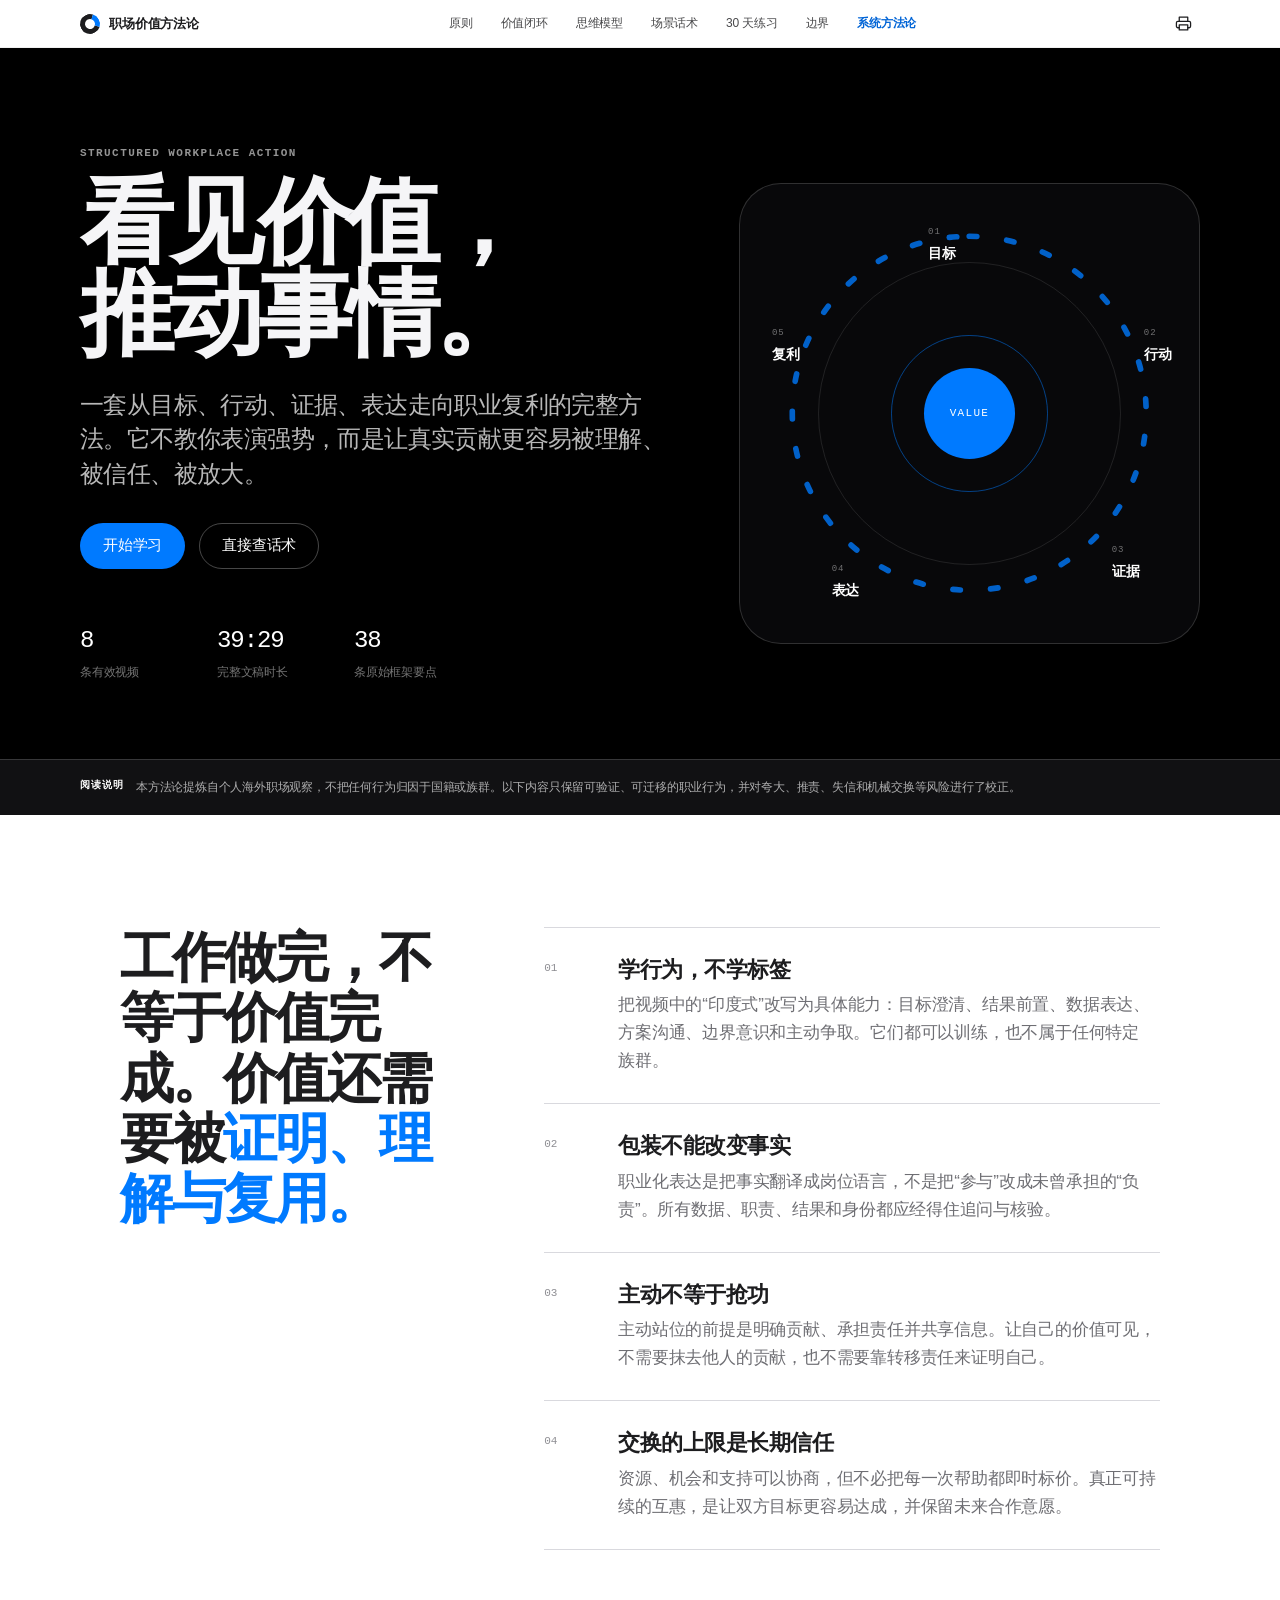
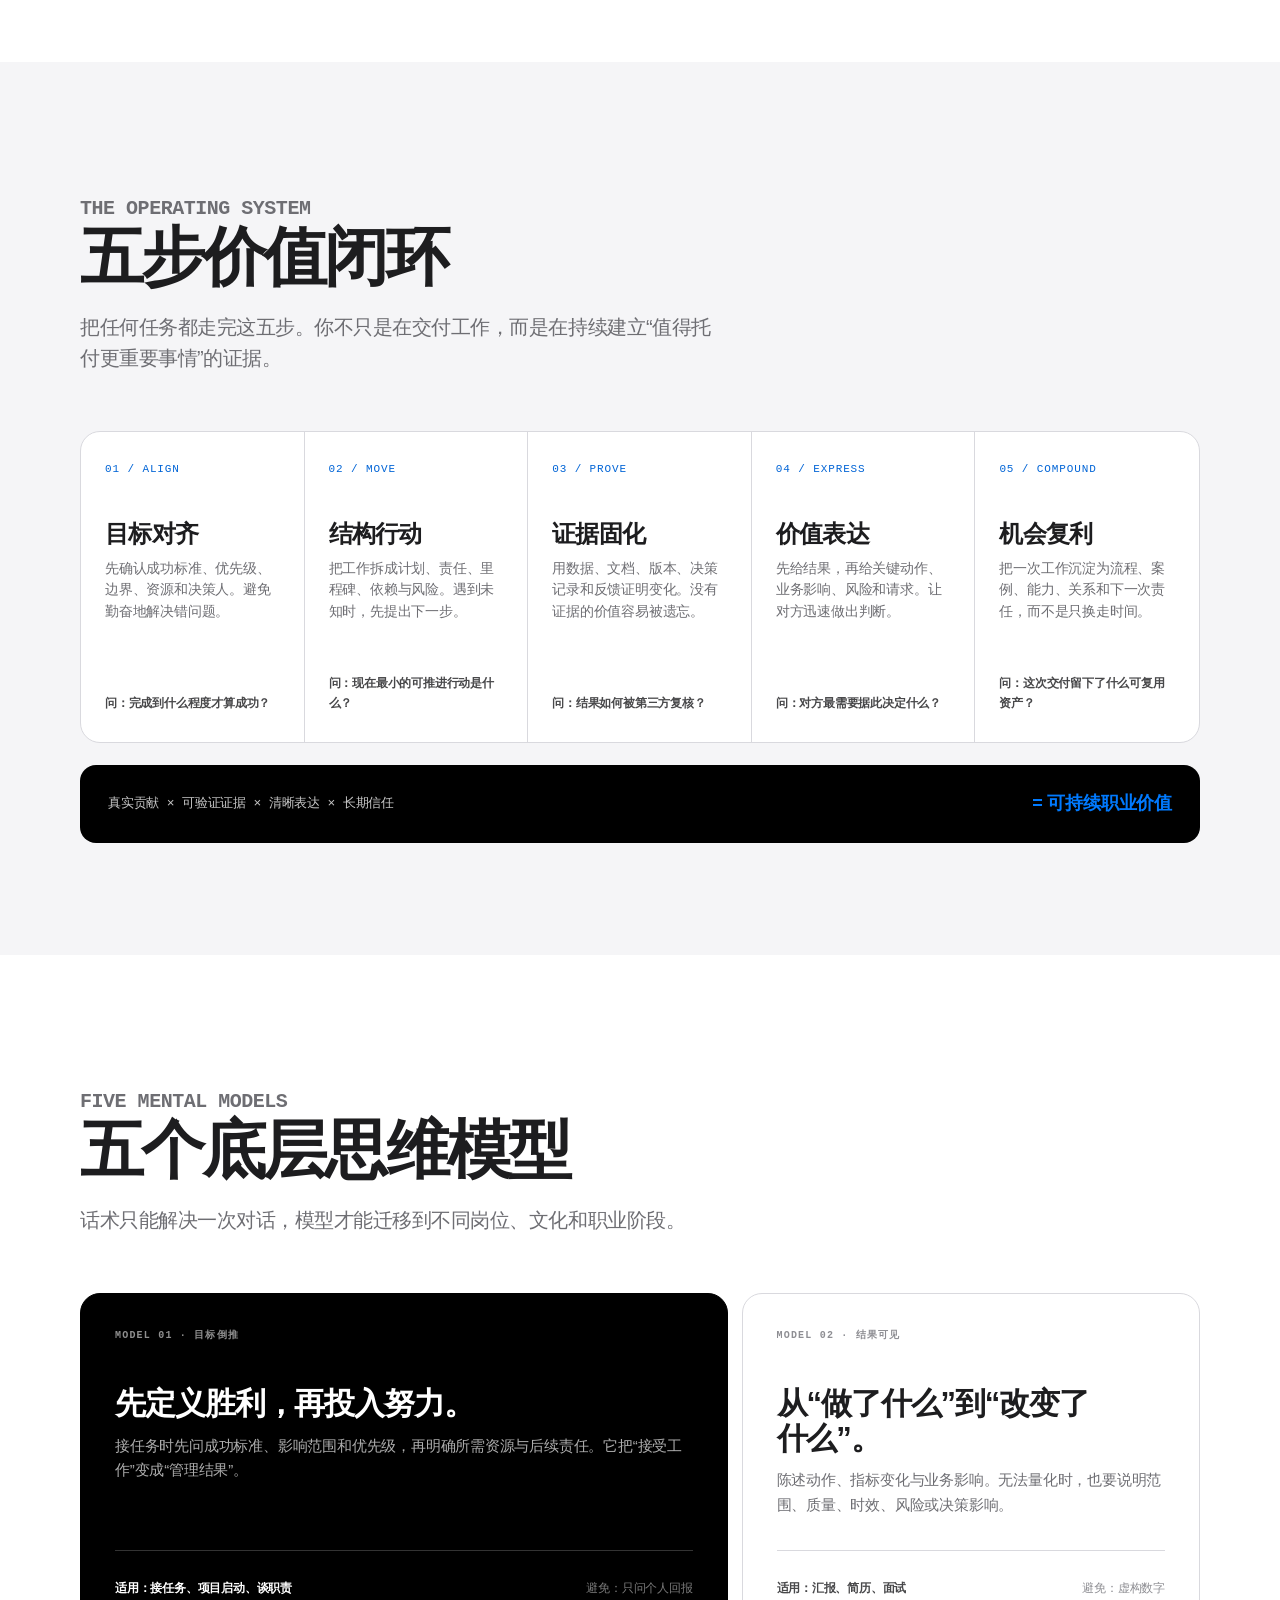
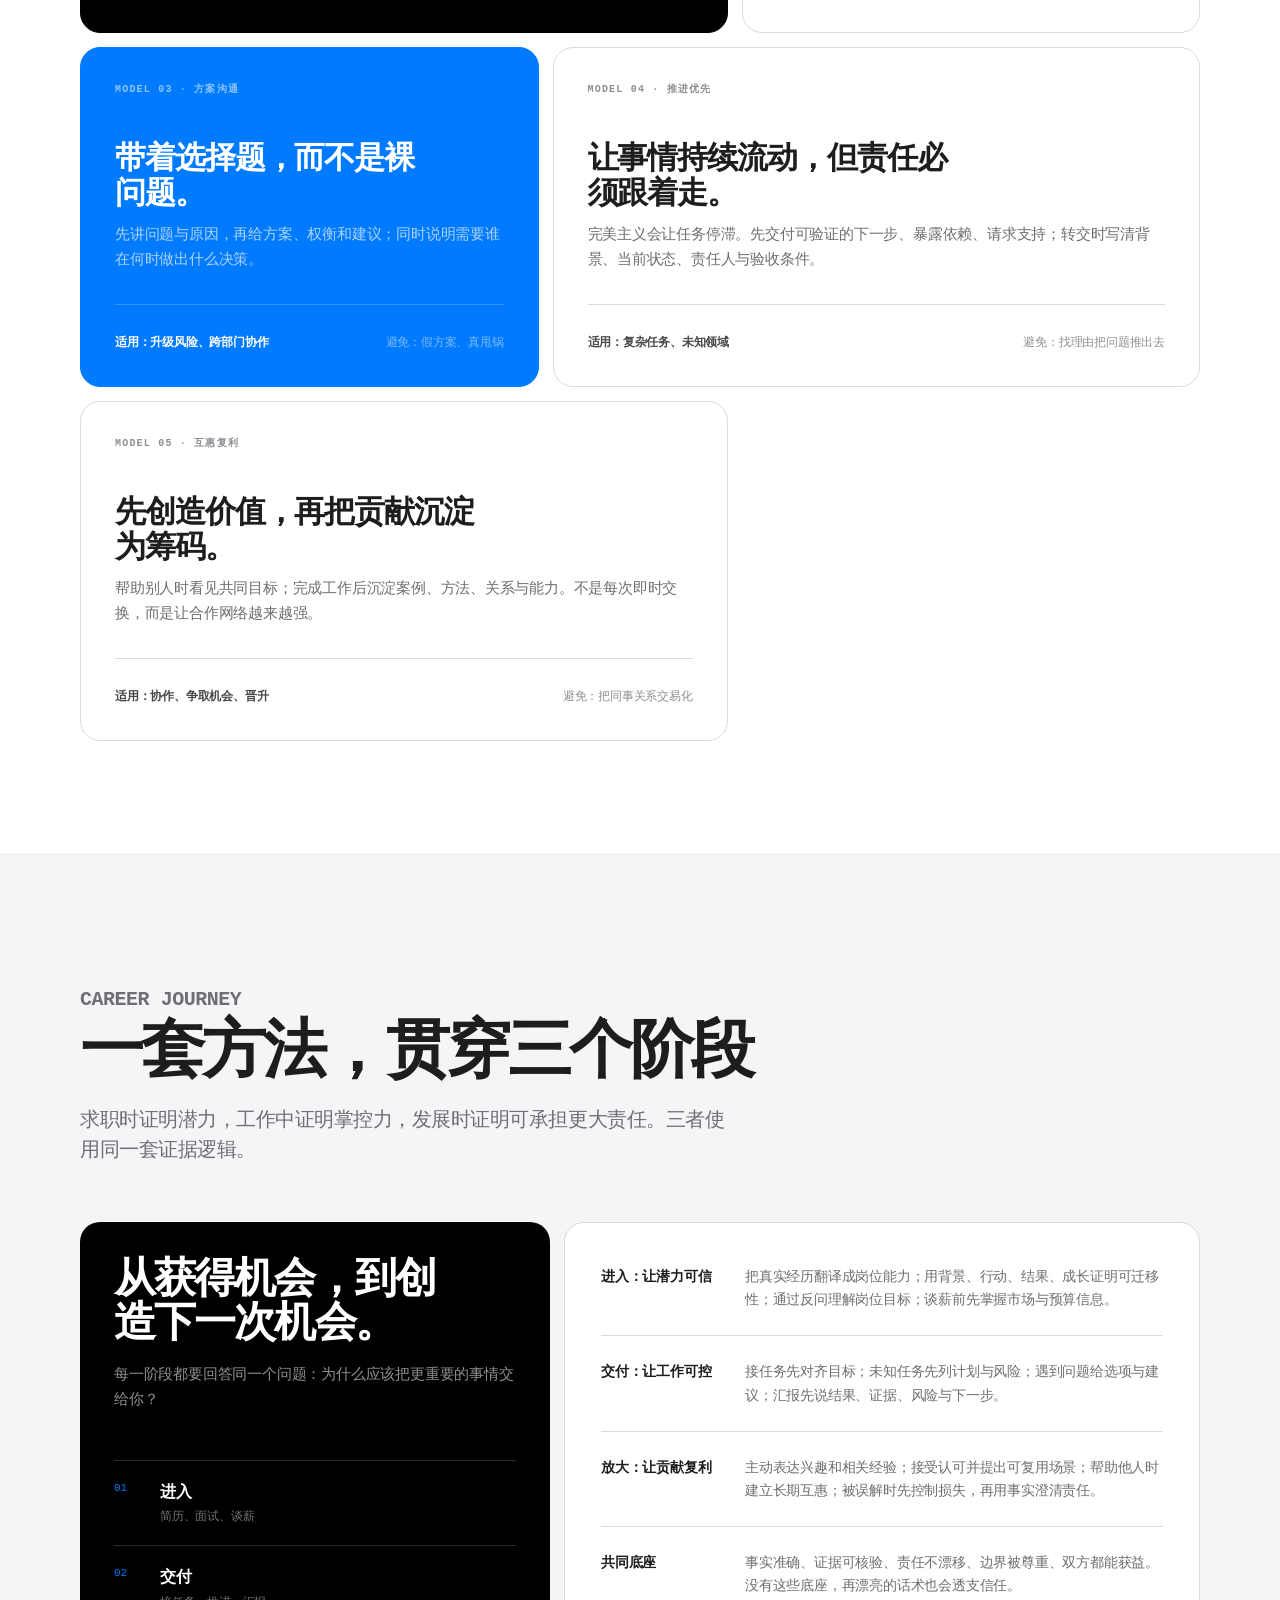
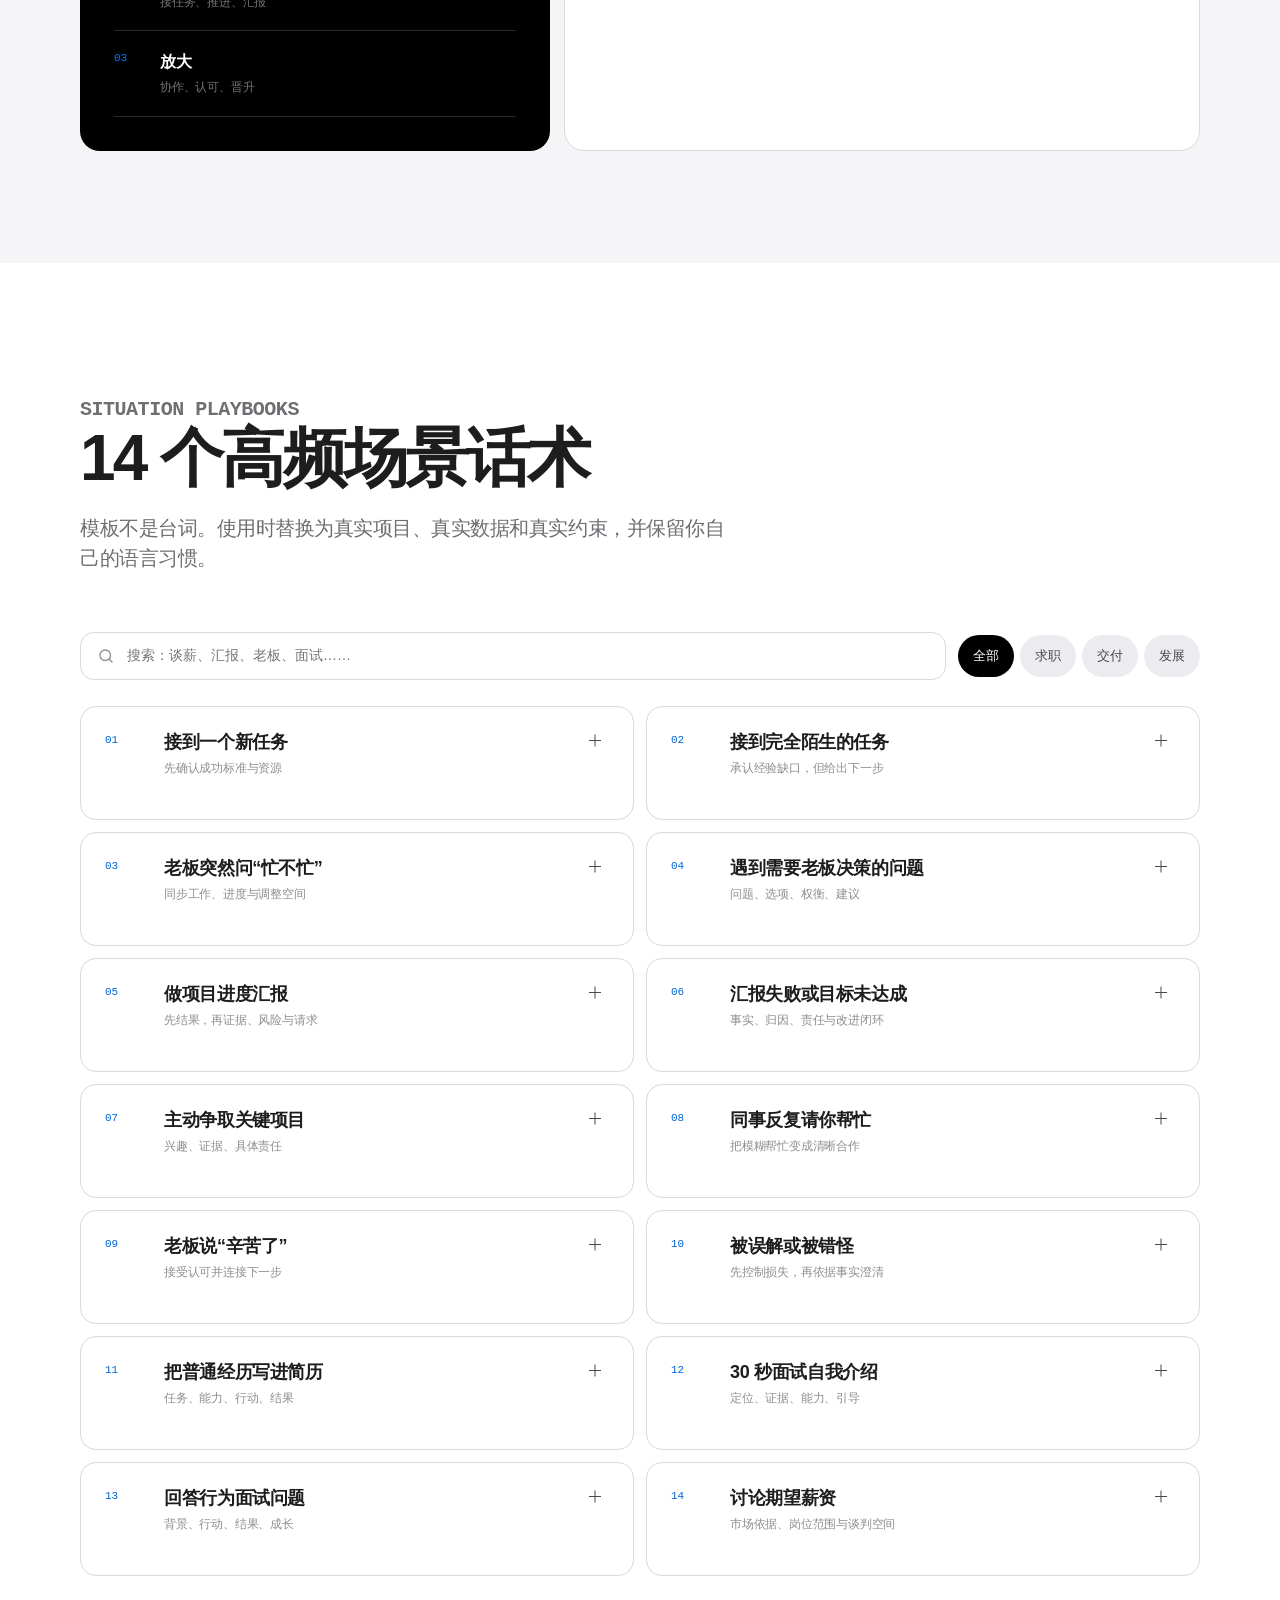
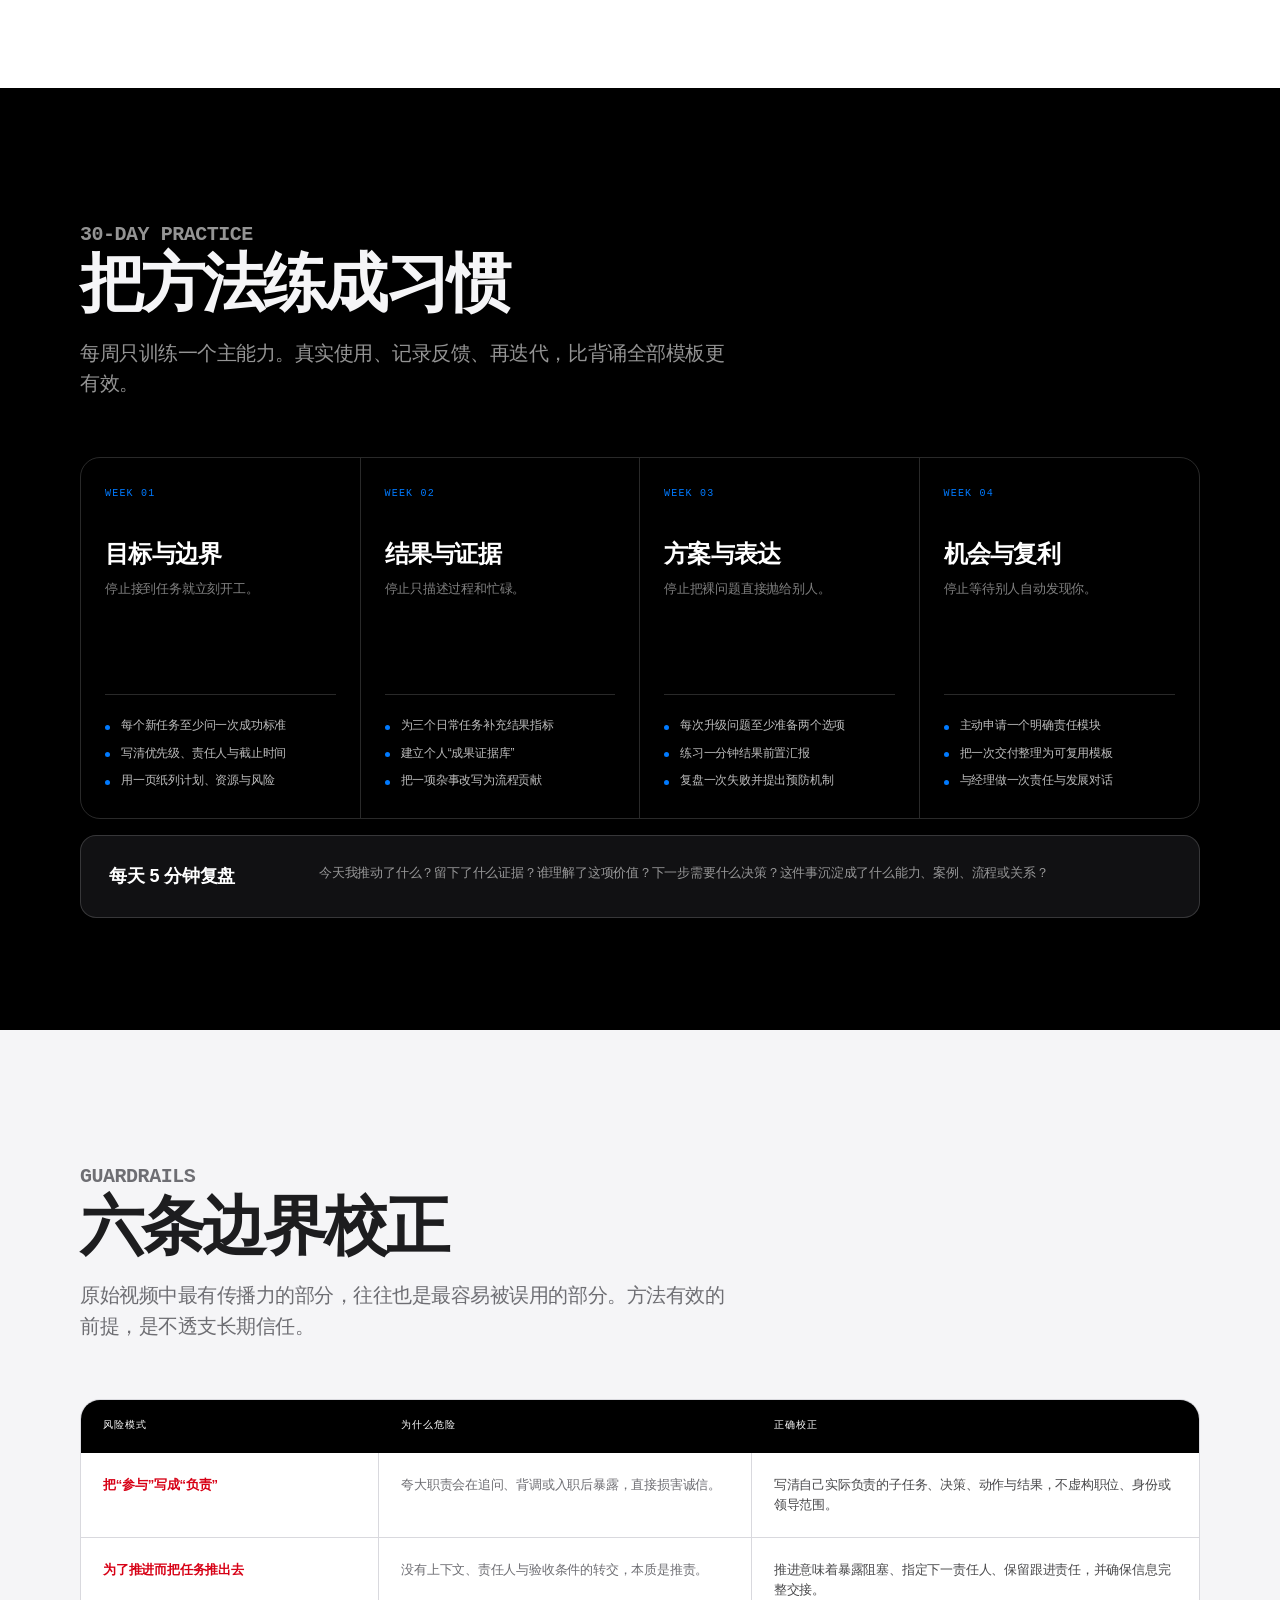
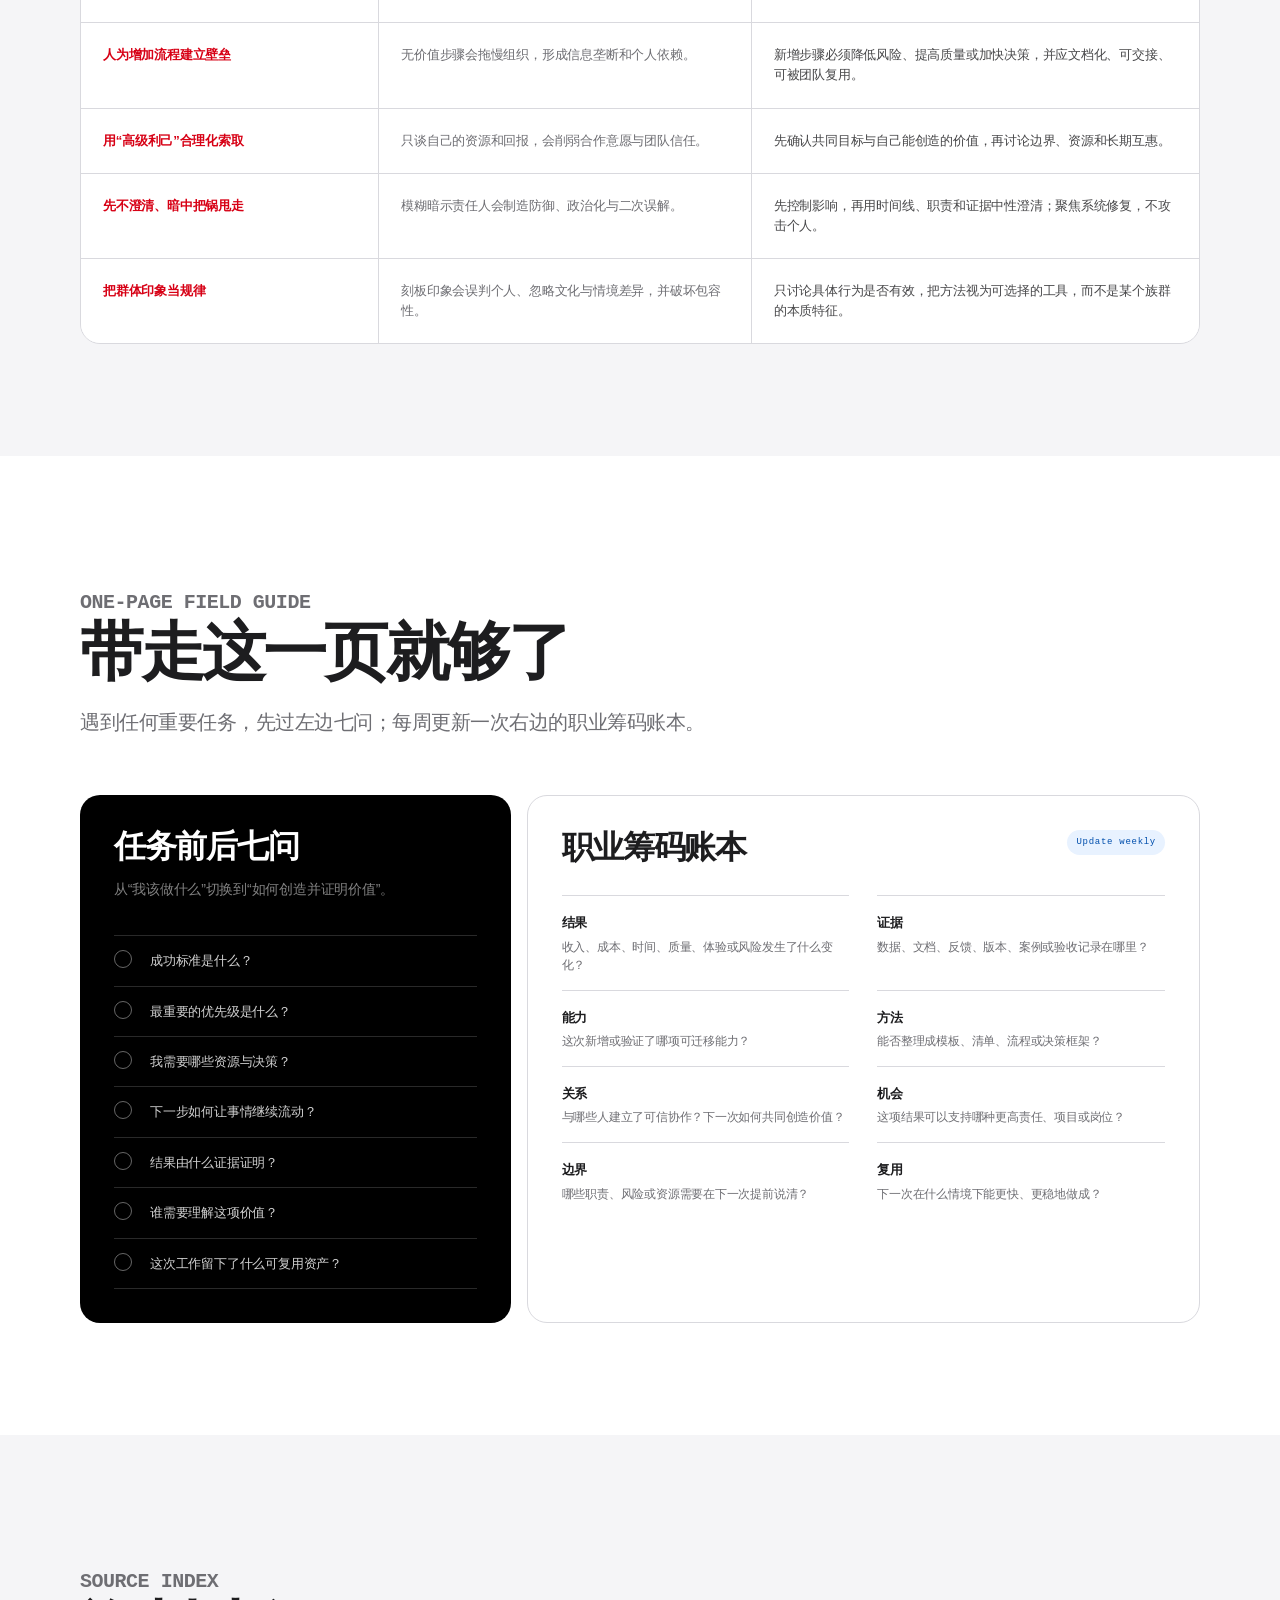
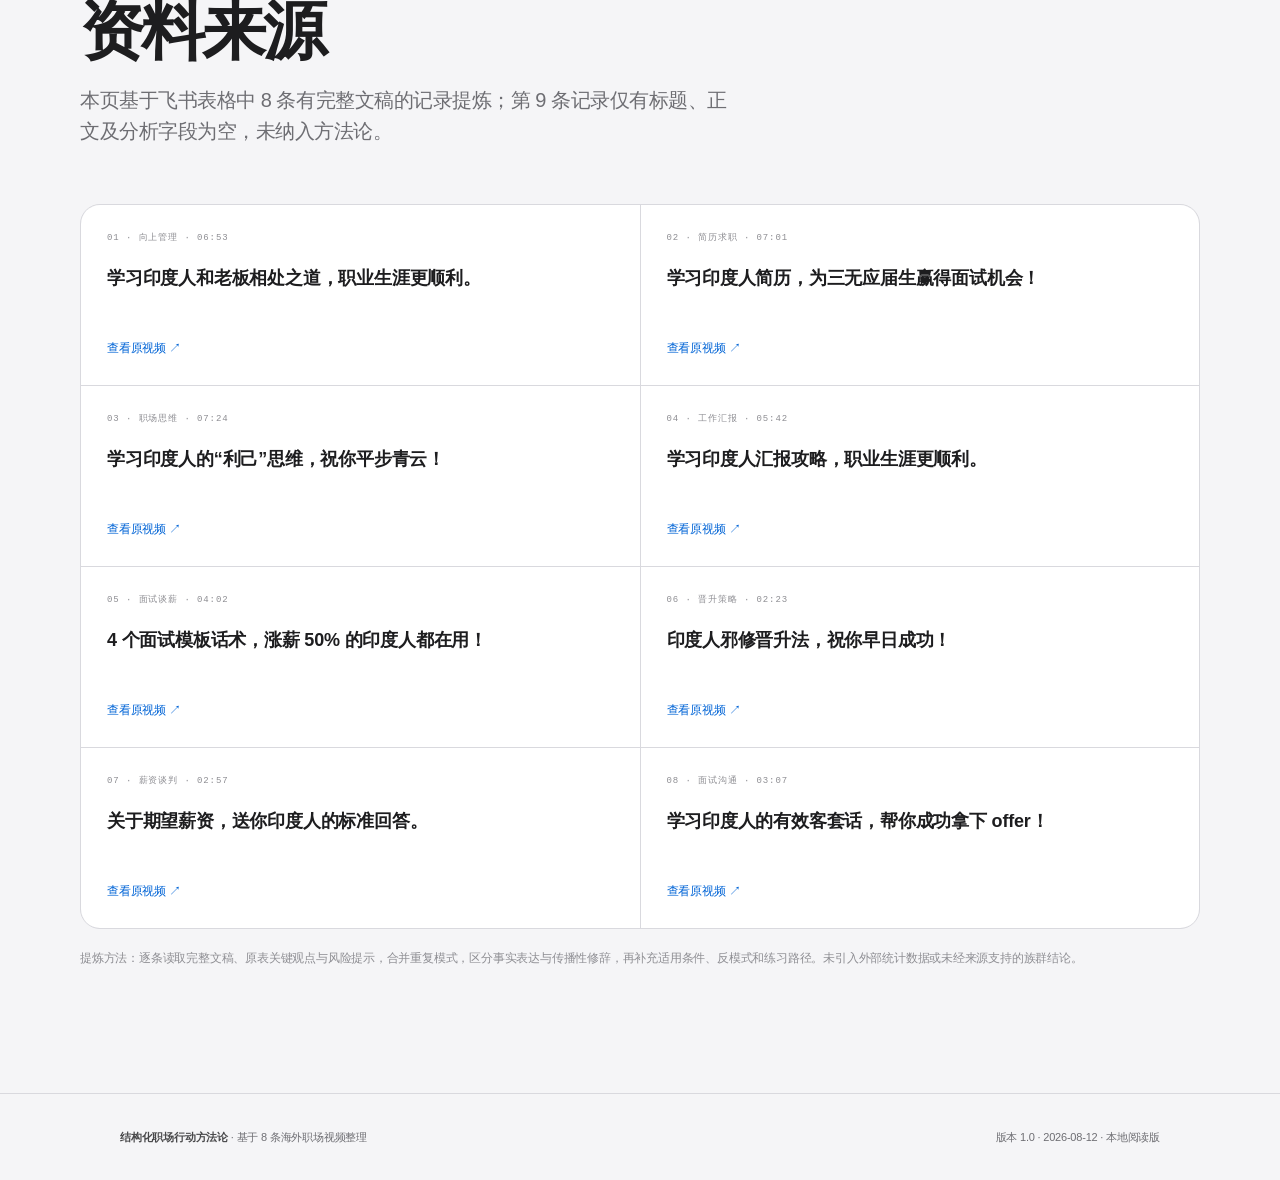
<file: index.html>
<!doctype html>
<html lang="zh-CN">
<head>
  <meta charset="utf-8">
  <meta name="viewport" content="width=device-width, initial-scale=1">
  <meta name="description" content="从八条海外职场视频中提炼的结构化职场行动方法论：目标、行动、证据、表达与复利。">
  <title>看见价值，推动事情｜结构化职场行动方法论</title>
  <link rel="icon" href="data:image/svg+xml,%3Csvg xmlns='http://www.w3.org/2000/svg' viewBox='0 0 32 32'%3E%3Ccircle cx='16' cy='16' r='11' fill='none' stroke='%231d1d1f' stroke-width='7'/%3E%3Cpath d='M25 9a11 11 0 0 1 2 7' fill='none' stroke='%23007aff' stroke-width='7' stroke-linecap='round'/%3E%3C/svg%3E">
  <link rel="preconnect" href="https://miaoda.feishu.cn">
  <link rel="stylesheet" href="https://miaoda.feishu.cn/fonts/css2?family=DM+Sans:wght@400;500;600;700&amp;family=JetBrains+Mono:wght@500;600&amp;display=swap">
  <style>
    :root {
      --brand-50: #e8f2ff;
      --brand-500: #007aff;
      --brand-600: #0064d6;
      --brand-700: #004fad;
      --bg: #ffffff;
      --bg-soft: #f5f5f7;
      --bg-muted: #ececf0;
      --ink: #1d1d1f;
      --ink-2: #48484a;
      --ink-3: #6e6e73;
      --ink-4: #8e8e93;
      --black: #000000;
      --white: #f5f5f7;
      --green: #248a3d;
      --green-soft: #e9f9ee;
      --orange: #c04b00;
      --orange-soft: #fff4e8;
      --red: #d70015;
      --red-soft: #ffecea;
      --border: #d9d9de;
      --border-dark: rgba(255, 255, 255, 0.16);
      --radius: 20px;
      --font-sans: "DM Sans", "PingFang SC", "Hiragino Sans GB", "Microsoft YaHei", sans-serif;
      --font-mono: "JetBrains Mono", "SFMono-Regular", Consolas, monospace;
      --shadow-sm: 0 1px 2px rgba(0, 0, 0, 0.04);
      --shadow-lg: 0 18px 50px -30px rgba(0, 0, 0, 0.35);
      --ease: cubic-bezier(0.32, 0.72, 0, 1);
    }

    * {
      box-sizing: border-box;
    }

    html {
      scroll-behavior: smooth;
      scroll-padding-top: 68px;
    }

    body {
      margin: 0;
      background: var(--bg);
      color: var(--ink);
      font-family: var(--font-sans);
      font-size: 17px;
      line-height: 1.65;
      letter-spacing: -0.012em;
      -webkit-font-smoothing: antialiased;
      text-rendering: optimizeLegibility;
    }

    body.menu-open {
      overflow: hidden;
    }

    button,
    input {
      font: inherit;
    }

    button,
    a {
      -webkit-tap-highlight-color: transparent;
    }

    a {
      color: var(--brand-600);
      text-decoration: none;
    }

    a:hover {
      text-decoration: underline;
    }

    button:focus-visible,
    a:focus-visible,
    input:focus-visible,
    summary:focus-visible {
      outline: 3px solid color-mix(in srgb, var(--brand-500) 45%, transparent);
      outline-offset: 3px;
    }

    .reading-progress {
      position: fixed;
      inset: 0 auto auto 0;
      z-index: 1001;
      width: 0;
      height: 2px;
      background: var(--brand-500);
    }

    .globalnav {
      position: sticky;
      top: 0;
      z-index: 1000;
      height: 48px;
      border-bottom: 1px solid rgba(0, 0, 0, 0.06);
      background: color-mix(in srgb, #ffffff 82%, transparent);
      -webkit-backdrop-filter: saturate(180%) blur(20px);
      backdrop-filter: saturate(180%) blur(20px);
    }

    .globalnav-inner {
      width: min(1120px, calc(100% - 40px));
      height: 100%;
      margin: 0 auto;
      display: flex;
      align-items: center;
      gap: 24px;
    }

    .brand {
      display: flex;
      align-items: center;
      gap: 9px;
      min-width: max-content;
      color: var(--ink);
      font-size: 13px;
      font-weight: 600;
      letter-spacing: -0.01em;
    }

    .brand:hover {
      text-decoration: none;
    }

    .brand-mark {
      width: 20px;
      height: 20px;
      border-radius: 50%;
      border: 5px solid var(--ink);
      border-right-color: var(--brand-500);
      transform: rotate(-28deg);
    }

    .nav-links {
      flex: 1;
      display: flex;
      align-items: center;
      justify-content: center;
      gap: 28px;
    }

    .nav-links a {
      position: relative;
      color: var(--ink-2);
      font-size: 12px;
      white-space: nowrap;
    }

    .nav-links a::after {
      content: "";
      position: absolute;
      right: 0;
      bottom: -6px;
      left: 0;
      height: 2px;
      border-radius: 99px;
      background: var(--brand-500);
      transform: scaleX(0);
      transition: transform 180ms var(--ease);
    }

    .nav-links a:hover,
    .nav-links a.active {
      color: var(--ink);
      text-decoration: none;
    }

    .nav-links a.active::after {
      transform: scaleX(1);
    }

    .nav-links .system-page-link {
      color: var(--brand-600);
      font-weight: 600;
    }

    .nav-actions {
      display: flex;
      align-items: center;
      gap: 8px;
    }

    .icon-button,
    .menu-button {
      display: inline-flex;
      align-items: center;
      justify-content: center;
      width: 34px;
      height: 34px;
      padding: 0;
      border: 0;
      border-radius: 50%;
      background: transparent;
      color: var(--ink);
      cursor: pointer;
    }

    .icon-button:hover,
    .menu-button:hover {
      background: var(--bg-soft);
    }

    .menu-button {
      display: none;
    }

    .icon-button svg,
    .menu-button svg {
      width: 17px;
      height: 17px;
      fill: none;
      stroke: currentColor;
      stroke-linecap: round;
      stroke-linejoin: round;
      stroke-width: 1.8;
    }

    .hero {
      overflow: hidden;
      background: var(--black);
      color: var(--white);
    }

    .hero-inner {
      width: min(1120px, calc(100% - 40px));
      min-height: 700px;
      margin: 0 auto;
      padding: 96px 0 76px;
      display: grid;
      grid-template-columns: minmax(0, 1.12fr) minmax(350px, 0.88fr);
      align-items: center;
      gap: 72px;
    }

    .hero-inner > * {
      min-width: 0;
    }

    .eyebrow {
      margin: 0 0 14px;
      color: var(--ink-3);
      font-family: var(--font-mono);
      font-size: 11px;
      font-weight: 600;
      letter-spacing: 0.13em;
      text-transform: uppercase;
    }

    .hero .eyebrow {
      color: rgba(255, 255, 255, 0.58);
    }

    h1,
    h2,
    h3,
    p {
      text-wrap: pretty;
    }

    h1 {
      max-width: 8.5em;
      margin: 0;
      font-size: clamp(58px, 7.6vw, 94px);
      font-weight: 600;
      line-height: 0.98;
      letter-spacing: -0.055em;
      overflow-wrap: anywhere;
    }

    h1 .title-line {
      display: block;
    }

    .hero-lead {
      max-width: 34em;
      margin: 28px 0 0;
      color: rgba(255, 255, 255, 0.72);
      font-size: clamp(19px, 2vw, 24px);
      line-height: 1.42;
      letter-spacing: -0.025em;
    }

    .hero-actions {
      margin-top: 32px;
      display: flex;
      align-items: center;
      gap: 14px;
      flex-wrap: wrap;
    }

    .button {
      min-height: 46px;
      padding: 0 22px;
      display: inline-flex;
      align-items: center;
      justify-content: center;
      gap: 7px;
      border: 1px solid transparent;
      border-radius: 999px;
      font-size: 15px;
      font-weight: 500;
      cursor: pointer;
      transition: transform 180ms var(--ease), background 180ms var(--ease);
    }

    .button:hover {
      transform: translateY(-1px);
      text-decoration: none;
    }

    .button-primary {
      background: var(--brand-500);
      color: white;
    }

    .button-primary:hover {
      background: var(--brand-600);
    }

    .button-ghost {
      border-color: rgba(255, 255, 255, 0.28);
      color: white;
      background: transparent;
    }

    .button-ghost:hover {
      background: rgba(255, 255, 255, 0.09);
    }

    .hero-meta {
      margin-top: 52px;
      display: flex;
      gap: 32px;
      flex-wrap: wrap;
    }

    .metric {
      min-width: 105px;
    }

    .metric strong {
      display: block;
      color: white;
      font-family: var(--font-mono);
      font-size: 24px;
      font-weight: 500;
      letter-spacing: -0.045em;
    }

    .metric span {
      display: block;
      margin-top: 3px;
      color: rgba(255, 255, 255, 0.45);
      font-size: 12px;
    }

    .value-orbit {
      position: relative;
      aspect-ratio: 1;
      min-height: 430px;
      border: 1px solid var(--border-dark);
      border-radius: 42px;
      background: #08080a;
      isolation: isolate;
    }

    .value-orbit::before,
    .value-orbit::after {
      content: "";
      position: absolute;
      inset: 17%;
      border: 1px solid rgba(255, 255, 255, 0.1);
      border-radius: 50%;
    }

    .value-orbit::after {
      inset: 33%;
      border-color: rgba(0, 122, 255, 0.5);
    }

    .orbit-core {
      position: absolute;
      inset: 40%;
      z-index: 2;
      display: grid;
      place-items: center;
      border-radius: 50%;
      background: var(--brand-500);
      color: white;
      font-family: var(--font-mono);
      font-size: 11px;
      letter-spacing: 0.12em;
    }

    .orbit-node {
      position: absolute;
      z-index: 3;
      display: flex;
      flex-direction: column;
      gap: 2px;
      color: white;
      font-size: 14px;
      font-weight: 600;
    }

    .orbit-node small {
      color: rgba(255, 255, 255, 0.42);
      font-family: var(--font-mono);
      font-size: 9px;
      font-weight: 500;
      letter-spacing: 0.1em;
      text-transform: uppercase;
    }

    .node-1 { top: 9%; left: 41%; }
    .node-2 { top: 31%; right: 6%; }
    .node-3 { right: 13%; bottom: 13%; }
    .node-4 { bottom: 9%; left: 20%; }
    .node-5 { top: 31%; left: 7%; }

    .orbit-line {
      position: absolute;
      inset: 9%;
      width: 82%;
      height: 82%;
      fill: none;
      stroke: var(--brand-500);
      stroke-dasharray: 2 8;
      stroke-linecap: round;
      stroke-width: 1.5;
      opacity: 0.78;
      animation: orbitDash 18s linear infinite;
    }

    @keyframes orbitDash {
      to { stroke-dashoffset: -200; }
    }

    .source-note {
      background: #111113;
      color: rgba(255, 255, 255, 0.66);
      border-top: 1px solid var(--border-dark);
    }

    .source-note-inner {
      width: min(1120px, calc(100% - 40px));
      margin: 0 auto;
      padding: 18px 0;
      display: flex;
      align-items: flex-start;
      gap: 12px;
      font-size: 12px;
      line-height: 1.55;
    }

    .source-note strong {
      flex: 0 0 auto;
      color: white;
      font-family: var(--font-mono);
      font-size: 10px;
      letter-spacing: 0.1em;
      text-transform: uppercase;
    }

    .section {
      padding: 112px 0;
    }

    .section.gray {
      background: var(--bg-soft);
    }

    .section.black {
      background: var(--black);
      color: var(--white);
    }

    .container {
      width: min(1040px, calc(100% - 40px));
      margin: 0 auto;
    }

    .container-wide {
      width: min(1120px, calc(100% - 40px));
      margin: 0 auto;
    }

    .section-head {
      max-width: 780px;
      margin-bottom: 58px;
    }

    .section-head.center {
      margin-right: auto;
      margin-left: auto;
      text-align: center;
    }

    .section-head h2 {
      margin: 0;
      font-size: clamp(40px, 5vw, 66px);
      font-weight: 600;
      line-height: 1.06;
      letter-spacing: -0.045em;
    }

    .section-head p {
      max-width: 650px;
      margin: 20px 0 0;
      color: var(--ink-3);
      font-size: 20px;
      line-height: 1.52;
      letter-spacing: -0.024em;
    }

    .section-head.center p {
      margin-right: auto;
      margin-left: auto;
    }

    .black .section-head p {
      color: rgba(255, 255, 255, 0.58);
    }

    .thesis {
      display: grid;
      grid-template-columns: 0.72fr 1.28fr;
      gap: 78px;
      align-items: start;
    }

    .thesis-quote {
      position: sticky;
      top: 90px;
      margin: 0;
      font-size: clamp(34px, 4.4vw, 54px);
      font-weight: 600;
      line-height: 1.12;
      letter-spacing: -0.042em;
    }

    .thesis-quote span {
      color: var(--brand-500);
    }

    .principles {
      border-top: 1px solid var(--border);
    }

    .principle {
      padding: 28px 0;
      display: grid;
      grid-template-columns: 52px 1fr;
      gap: 22px;
      border-bottom: 1px solid var(--border);
    }

    .principle-index {
      padding-top: 3px;
      color: var(--ink-4);
      font-family: var(--font-mono);
      font-size: 11px;
    }

    .principle h3 {
      margin: 0 0 8px;
      font-size: 22px;
      line-height: 1.25;
      letter-spacing: -0.022em;
    }

    .principle p {
      margin: 0;
      color: var(--ink-3);
    }

    .loop {
      display: grid;
      grid-template-columns: repeat(5, 1fr);
      overflow: hidden;
      border: 1px solid var(--border);
      border-radius: var(--radius);
      background: var(--bg);
    }

    .loop-step {
      min-height: 310px;
      padding: 28px 24px;
      display: flex;
      flex-direction: column;
      border-right: 1px solid var(--border);
    }

    .loop-step:last-child {
      border-right: 0;
    }

    .step-num {
      color: var(--brand-600);
      font-family: var(--font-mono);
      font-size: 11px;
      letter-spacing: 0.08em;
    }

    .loop-step h3 {
      margin: 42px 0 10px;
      font-size: 24px;
      line-height: 1.15;
      letter-spacing: -0.03em;
    }

    .loop-step p {
      margin: 0;
      color: var(--ink-3);
      font-size: 14px;
      line-height: 1.55;
    }

    .loop-prompt {
      margin-top: auto;
      padding-top: 22px;
      color: var(--ink-2);
      font-size: 12px;
      font-weight: 600;
    }

    .loop-equation {
      margin-top: 22px;
      padding: 24px 28px;
      display: flex;
      align-items: center;
      justify-content: space-between;
      gap: 24px;
      border-radius: 16px;
      background: var(--black);
      color: white;
    }

    .loop-equation code {
      color: rgba(255, 255, 255, 0.78);
      font-family: var(--font-mono);
      font-size: 13px;
      white-space: normal;
    }

    .loop-equation strong {
      color: var(--brand-500);
      font-size: 18px;
      white-space: nowrap;
    }

    .models-grid {
      display: grid;
      grid-template-columns: repeat(12, 1fr);
      gap: 14px;
    }

    .model {
      min-height: 340px;
      padding: 34px;
      display: flex;
      flex-direction: column;
      border: 1px solid var(--border);
      border-radius: var(--radius);
      background: white;
    }

    .model.large {
      grid-column: span 7;
    }

    .model.small {
      grid-column: span 5;
    }

    .model.dark {
      border-color: var(--black);
      background: var(--black);
      color: white;
    }

    .model.blue {
      border-color: var(--brand-500);
      background: var(--brand-500);
      color: white;
    }

    .model-tag {
      color: var(--ink-4);
      font-family: var(--font-mono);
      font-size: 10px;
      font-weight: 600;
      letter-spacing: 0.12em;
      text-transform: uppercase;
    }

    .model.dark .model-tag,
    .model.blue .model-tag {
      color: rgba(255, 255, 255, 0.56);
    }

    .model h3 {
      max-width: 12em;
      margin: 42px 0 12px;
      font-size: 31px;
      line-height: 1.12;
      letter-spacing: -0.035em;
    }

    .model p {
      max-width: 38em;
      margin: 0;
      color: var(--ink-3);
      font-size: 15px;
    }

    .model.dark p,
    .model.blue p {
      color: rgba(255, 255, 255, 0.68);
    }

    .model-rule {
      margin-top: auto;
      padding-top: 28px;
      display: flex;
      align-items: flex-start;
      justify-content: space-between;
      gap: 16px;
      border-top: 1px solid var(--border);
      color: var(--ink-2);
      font-size: 12px;
      font-weight: 600;
    }

    .model.dark .model-rule,
    .model.blue .model-rule {
      border-color: rgba(255, 255, 255, 0.2);
      color: white;
    }

    .model-rule span:last-child {
      color: var(--ink-4);
      font-weight: 400;
      text-align: right;
    }

    .model.dark .model-rule span:last-child,
    .model.blue .model-rule span:last-child {
      color: rgba(255, 255, 255, 0.48);
    }

    .context-map {
      display: grid;
      grid-template-columns: 0.85fr 1.15fr;
      gap: 14px;
    }

    .context-rail {
      padding: 34px;
      border-radius: var(--radius);
      background: var(--black);
      color: white;
    }

    .context-rail h3 {
      max-width: 8em;
      margin: 0;
      font-size: 42px;
      line-height: 1.05;
      letter-spacing: -0.045em;
    }

    .context-rail p {
      margin: 18px 0 0;
      color: rgba(255, 255, 255, 0.56);
      font-size: 15px;
    }

    .phase-list {
      margin-top: 48px;
      display: flex;
      flex-direction: column;
    }

    .phase {
      padding: 18px 0;
      display: grid;
      grid-template-columns: 32px 1fr;
      gap: 14px;
      border-top: 1px solid rgba(255, 255, 255, 0.16);
    }

    .phase:last-child {
      border-bottom: 1px solid rgba(255, 255, 255, 0.16);
    }

    .phase span {
      color: var(--brand-500);
      font-family: var(--font-mono);
      font-size: 11px;
    }

    .phase strong {
      display: block;
      font-size: 16px;
    }

    .phase small {
      display: block;
      margin-top: 2px;
      color: rgba(255, 255, 255, 0.45);
      font-size: 12px;
    }

    .context-details {
      padding: 18px 36px;
      border: 1px solid var(--border);
      border-radius: var(--radius);
      background: white;
    }

    .context-row {
      padding: 24px 0;
      display: grid;
      grid-template-columns: 120px 1fr;
      gap: 24px;
      border-bottom: 1px solid var(--border);
    }

    .context-row:last-child {
      border-bottom: 0;
    }

    .context-row strong {
      font-size: 14px;
    }

    .context-row p {
      margin: 0;
      color: var(--ink-3);
      font-size: 14px;
    }

    .toolbox {
      margin-bottom: 26px;
      display: grid;
      grid-template-columns: 1fr auto;
      gap: 12px;
    }

    .search-field {
      min-height: 48px;
      padding: 0 16px;
      display: flex;
      align-items: center;
      gap: 10px;
      border: 1px solid var(--border);
      border-radius: 14px;
      background: white;
    }

    .search-field svg {
      flex: 0 0 auto;
      width: 18px;
      height: 18px;
      fill: none;
      stroke: var(--ink-4);
      stroke-linecap: round;
      stroke-width: 1.8;
    }

    .search-field input {
      width: 100%;
      border: 0;
      outline: 0;
      background: transparent;
      color: var(--ink);
      font-size: 14px;
    }

    .filters {
      display: flex;
      align-items: center;
      gap: 6px;
      flex-wrap: wrap;
    }

    .filter-button {
      min-height: 42px;
      padding: 0 15px;
      border: 0;
      border-radius: 999px;
      background: var(--bg-muted);
      color: var(--ink-2);
      font-size: 13px;
      cursor: pointer;
    }

    .filter-button.active {
      background: var(--black);
      color: white;
    }

    .scenarios {
      display: grid;
      grid-template-columns: repeat(2, minmax(0, 1fr));
      gap: 12px;
    }

    .scenario {
      border: 1px solid var(--border);
      border-radius: 16px;
      background: white;
      overflow: hidden;
    }

    .scenario[hidden] {
      display: none;
    }

    .scenario summary {
      min-height: 112px;
      padding: 24px;
      display: grid;
      grid-template-columns: 44px 1fr 24px;
      align-items: start;
      gap: 15px;
      list-style: none;
      cursor: pointer;
    }

    .scenario summary::-webkit-details-marker {
      display: none;
    }

    .scenario-num {
      color: var(--brand-600);
      font-family: var(--font-mono);
      font-size: 11px;
    }

    .scenario-title strong {
      display: block;
      font-size: 18px;
      line-height: 1.3;
      letter-spacing: -0.02em;
    }

    .scenario-title span {
      display: block;
      margin-top: 5px;
      color: var(--ink-4);
      font-size: 12px;
    }

    .scenario-plus {
      position: relative;
      width: 20px;
      height: 20px;
    }

    .scenario-plus::before,
    .scenario-plus::after {
      content: "";
      position: absolute;
      top: 9px;
      left: 4px;
      width: 12px;
      height: 1px;
      background: var(--ink-2);
      transition: transform 180ms var(--ease);
    }

    .scenario-plus::after {
      transform: rotate(90deg);
    }

    .scenario[open] .scenario-plus::after {
      transform: rotate(0);
    }

    .scenario-body {
      margin: 0 24px 24px 83px;
      padding-top: 20px;
      border-top: 1px solid var(--border);
    }

    .scenario-label {
      margin: 0 0 6px;
      color: var(--ink-4);
      font-family: var(--font-mono);
      font-size: 9px;
      font-weight: 600;
      letter-spacing: 0.12em;
      text-transform: uppercase;
    }

    .script {
      margin: 0 0 20px;
      color: var(--ink);
      font-size: 15px;
      line-height: 1.65;
    }

    .scenario-note {
      margin: 0;
      padding: 12px 14px;
      border-radius: 10px;
      background: var(--bg-soft);
      color: var(--ink-3);
      font-size: 12px;
      line-height: 1.55;
    }

    .empty-result {
      display: none;
      padding: 36px;
      border: 1px dashed var(--border);
      border-radius: 16px;
      color: var(--ink-3);
      text-align: center;
    }

    .practice-grid {
      display: grid;
      grid-template-columns: repeat(4, 1fr);
      overflow: hidden;
      border: 1px solid var(--border-dark);
      border-radius: var(--radius);
    }

    .week {
      min-height: 360px;
      padding: 28px 24px;
      display: flex;
      flex-direction: column;
      border-right: 1px solid var(--border-dark);
    }

    .week:last-child {
      border-right: 0;
    }

    .week-num {
      color: var(--brand-500);
      font-family: var(--font-mono);
      font-size: 10px;
      letter-spacing: 0.12em;
      text-transform: uppercase;
    }

    .week h3 {
      margin: 38px 0 10px;
      color: white;
      font-size: 24px;
      line-height: 1.15;
      letter-spacing: -0.03em;
    }

    .week p {
      margin: 0;
      color: rgba(255, 255, 255, 0.5);
      font-size: 13px;
    }

    .week ul {
      margin: auto 0 0;
      padding: 22px 0 0;
      display: flex;
      flex-direction: column;
      gap: 10px;
      border-top: 1px solid var(--border-dark);
      list-style: none;
    }

    .week li {
      position: relative;
      padding-left: 16px;
      color: rgba(255, 255, 255, 0.74);
      font-size: 12px;
      line-height: 1.45;
    }

    .week li::before {
      content: "";
      position: absolute;
      top: 0.62em;
      left: 0;
      width: 5px;
      height: 5px;
      border-radius: 50%;
      background: var(--brand-500);
    }

    .daily-card {
      margin-top: 16px;
      padding: 26px 28px;
      display: grid;
      grid-template-columns: 180px 1fr;
      gap: 30px;
      border-radius: 16px;
      background: #111113;
      border: 1px solid var(--border-dark);
    }

    .daily-card strong {
      color: white;
      font-size: 18px;
    }

    .daily-card p {
      margin: 0;
      color: rgba(255, 255, 255, 0.56);
      font-size: 13px;
    }

    .guardrails {
      overflow: hidden;
      border: 1px solid var(--border);
      border-radius: var(--radius);
    }

    .guardrail-head,
    .guardrail-row {
      display: grid;
      grid-template-columns: 0.8fr 1fr 1.2fr;
    }

    .guardrail-head {
      background: var(--black);
      color: white;
    }

    .guardrail-head div {
      padding: 18px 22px;
      font-family: var(--font-mono);
      font-size: 10px;
      letter-spacing: 0.1em;
      text-transform: uppercase;
    }

    .guardrail-row {
      border-bottom: 1px solid var(--border);
      background: white;
    }

    .guardrail-row:last-child {
      border-bottom: 0;
    }

    .guardrail-row > div {
      padding: 22px;
      border-right: 1px solid var(--border);
      font-size: 13px;
      line-height: 1.55;
    }

    .guardrail-row > div:last-child {
      border-right: 0;
    }

    .risk-name {
      color: var(--red);
      font-weight: 600;
    }

    .guardrail-row .risk {
      color: var(--ink-3);
    }

    .guardrail-row .correction {
      color: var(--ink-2);
      font-weight: 500;
    }

    .checklist-layout {
      display: grid;
      grid-template-columns: 0.78fr 1.22fr;
      gap: 16px;
    }

    .checklist-card {
      padding: 34px;
      border-radius: var(--radius);
      background: var(--black);
      color: white;
    }

    .checklist-card h3 {
      margin: 0;
      font-size: 32px;
      line-height: 1.1;
      letter-spacing: -0.04em;
    }

    .checklist-card p {
      margin: 14px 0 0;
      color: rgba(255, 255, 255, 0.5);
      font-size: 14px;
    }

    .checklist {
      margin: 34px 0 0;
      padding: 0;
      display: flex;
      flex-direction: column;
      list-style: none;
    }

    .checklist li {
      padding: 14px 0;
      display: grid;
      grid-template-columns: 24px 1fr;
      gap: 12px;
      border-top: 1px solid var(--border-dark);
      color: rgba(255, 255, 255, 0.82);
      font-size: 13px;
    }

    .checklist li:last-child {
      border-bottom: 1px solid var(--border-dark);
    }

    .check {
      width: 18px;
      height: 18px;
      border: 1px solid rgba(255, 255, 255, 0.4);
      border-radius: 50%;
    }

    .ledger {
      padding: 34px;
      border: 1px solid var(--border);
      border-radius: var(--radius);
      background: white;
    }

    .ledger-head {
      display: flex;
      align-items: flex-start;
      justify-content: space-between;
      gap: 24px;
    }

    .ledger h3 {
      margin: 0;
      font-size: 32px;
      line-height: 1.1;
      letter-spacing: -0.04em;
    }

    .ledger-badge {
      padding: 5px 9px;
      border-radius: 999px;
      background: var(--brand-50);
      color: var(--brand-700);
      font-family: var(--font-mono);
      font-size: 9px;
      letter-spacing: 0.08em;
      white-space: nowrap;
    }

    .ledger-grid {
      margin-top: 30px;
      display: grid;
      grid-template-columns: repeat(2, 1fr);
      gap: 0 28px;
    }

    .ledger-item {
      padding: 16px 0;
      border-top: 1px solid var(--border);
    }

    .ledger-item strong {
      display: block;
      font-size: 13px;
    }

    .ledger-item span {
      display: block;
      margin-top: 4px;
      color: var(--ink-3);
      font-size: 12px;
      line-height: 1.5;
    }

    .source-grid {
      display: grid;
      grid-template-columns: repeat(2, 1fr);
      gap: 1px;
      overflow: hidden;
      border: 1px solid var(--border);
      border-radius: var(--radius);
      background: var(--border);
    }

    .source-card {
      min-height: 180px;
      padding: 26px;
      display: flex;
      flex-direction: column;
      background: white;
      color: var(--ink);
      transition: background 180ms var(--ease);
    }

    .source-card:hover {
      background: var(--bg-soft);
      text-decoration: none;
    }

    .source-card small {
      color: var(--ink-4);
      font-family: var(--font-mono);
      font-size: 9px;
      letter-spacing: 0.1em;
      text-transform: uppercase;
    }

    .source-card strong {
      max-width: 23em;
      margin-top: 20px;
      font-size: 18px;
      line-height: 1.4;
    }

    .source-card span {
      margin-top: auto;
      color: var(--brand-600);
      font-size: 12px;
    }

    .method-note {
      margin-top: 20px;
      color: var(--ink-4);
      font-size: 12px;
    }

    .footer {
      padding: 34px 0;
      border-top: 1px solid var(--border);
      background: var(--bg-soft);
      color: var(--ink-3);
    }

    .footer-inner {
      width: min(1040px, calc(100% - 40px));
      margin: 0 auto;
      display: flex;
      justify-content: space-between;
      gap: 30px;
      font-size: 11px;
    }

    .footer strong {
      color: var(--ink-2);
    }

    @media (max-width: 980px) {
      .nav-links {
        gap: 17px;
      }

      .hero-inner {
        min-height: auto;
        grid-template-columns: 1fr;
        gap: 58px;
      }

      .value-orbit {
        width: min(520px, 100%);
        min-height: auto;
        margin: 0 auto;
      }

      .loop {
        grid-template-columns: repeat(2, 1fr);
      }

      .loop-step {
        border-right: 1px solid var(--border);
        border-bottom: 1px solid var(--border);
      }

      .loop-step:nth-child(2n) {
        border-right: 0;
      }

      .loop-step:last-child {
        grid-column: span 2;
        min-height: 240px;
        border-bottom: 0;
      }

      .context-map {
        grid-template-columns: 1fr;
      }

      .practice-grid {
        grid-template-columns: repeat(2, 1fr);
      }

      .week:nth-child(2) {
        border-right: 0;
      }

      .week:nth-child(-n+2) {
        border-bottom: 1px solid var(--border-dark);
      }

      .checklist-layout {
        grid-template-columns: 1fr;
      }
    }

    @media (max-width: 760px) {
      body {
        font-size: 16px;
      }

      .globalnav-inner {
        width: min(100% - 24px, 1120px);
      }

      .nav-links {
        position: fixed;
        inset: 48px 0 0;
        z-index: 999;
        padding: 36px 24px;
        display: none;
        align-items: stretch;
        justify-content: flex-start;
        flex-direction: column;
        gap: 0;
        background: rgba(255, 255, 255, 0.98);
      }

      .nav-links.open {
        display: flex;
      }

      .nav-links a {
        padding: 17px 0;
        border-bottom: 1px solid var(--border);
        font-size: 18px;
      }

      .nav-links a::after {
        display: none;
      }

      .menu-button {
        display: inline-flex;
      }

      .hero-inner {
        width: min(100% - 32px, 1120px);
        padding: 72px 0 56px;
        display: block;
      }

      h1 {
        max-width: 100%;
        font-size: clamp(50px, 16vw, 66px);
        word-break: break-all;
        text-wrap: wrap;
      }

      .hero-lead {
        max-width: 100%;
        font-size: 19px;
      }

      .hero-meta {
        gap: 18px;
      }

      .metric {
        min-width: 90px;
      }

      .value-orbit {
        width: 100%;
        min-width: 0;
        min-height: 0;
        margin-top: 58px;
        border-radius: 28px;
      }

      .orbit-node {
        font-size: 12px;
      }

      .source-note-inner,
      .container,
      .container-wide,
      .footer-inner {
        width: min(100% - 32px, 1120px);
      }

      .section {
        padding: 80px 0;
      }

      .section-head {
        margin-bottom: 42px;
      }

      .section-head h2 {
        font-size: clamp(38px, 12vw, 54px);
      }

      .section-head p {
        font-size: 17px;
      }

      .thesis {
        grid-template-columns: 1fr;
        gap: 46px;
      }

      .thesis-quote {
        position: static;
      }

      .loop {
        grid-template-columns: 1fr;
      }

      .loop-step,
      .loop-step:nth-child(2n) {
        min-height: 250px;
        border-right: 0;
        border-bottom: 1px solid var(--border);
      }

      .loop-step:last-child {
        grid-column: auto;
      }

      .loop-equation {
        align-items: flex-start;
        flex-direction: column;
      }

      .model.large,
      .model.small {
        grid-column: span 12;
      }

      .model {
        min-height: 310px;
        padding: 28px;
      }

      .context-row {
        grid-template-columns: 1fr;
        gap: 8px;
      }

      .toolbox {
        grid-template-columns: 1fr;
      }

      .scenarios {
        grid-template-columns: 1fr;
      }

      .scenario-body {
        margin-left: 24px;
      }

      .practice-grid {
        grid-template-columns: 1fr;
      }

      .week,
      .week:nth-child(2) {
        min-height: 320px;
        border-right: 0;
        border-bottom: 1px solid var(--border-dark);
      }

      .week:last-child {
        border-bottom: 0;
      }

      .daily-card {
        grid-template-columns: 1fr;
        gap: 10px;
      }

      .guardrail-head {
        display: none;
      }

      .guardrail-row {
        padding: 10px 20px;
        grid-template-columns: 1fr;
      }

      .guardrail-row > div {
        padding: 12px 0;
        border-right: 0;
        border-bottom: 1px solid var(--border);
      }

      .guardrail-row > div:last-child {
        border-bottom: 0;
      }

      .risk-name::before,
      .risk::before,
      .correction::before {
        display: block;
        margin-bottom: 4px;
        color: var(--ink-4);
        font-family: var(--font-mono);
        font-size: 8px;
        letter-spacing: 0.1em;
        text-transform: uppercase;
      }

      .risk-name::before { content: "风险模式"; }
      .risk::before { content: "为什么危险"; }
      .correction::before { content: "正确校正"; }

      .ledger-grid,
      .source-grid {
        grid-template-columns: 1fr;
      }

      .source-card {
        min-height: 165px;
      }

      .footer-inner {
        flex-direction: column;
        gap: 12px;
      }
    }

    @media print {
      .globalnav,
      .reading-progress,
      .hero-actions,
      .toolbox {
        display: none;
      }

      body {
        color: #000;
        font-size: 11pt;
      }

      .hero,
      .section.black {
        background: #fff;
        color: #000;
      }

      .hero-inner {
        min-height: auto;
        padding: 40px 0;
        display: block;
      }

      .value-orbit {
        display: none;
      }

      .hero-lead,
      .black .section-head p,
      .week p,
      .daily-card p {
        color: #444;
      }

      .source-note {
        border: 1px solid #ccc;
        background: #fff;
        color: #444;
      }

      .source-note strong,
      .week h3,
      .daily-card strong {
        color: #000;
      }

      .section {
        padding: 38px 0;
      }

      .thesis-quote {
        position: static;
      }

      .scenario {
        break-inside: avoid;
      }

      .scenario:not([open]) .scenario-body {
        display: block;
      }

      .practice-grid,
      .daily-card {
        border-color: #aaa;
        background: white;
        color: #000;
      }

      .week {
        border-color: #aaa;
      }

      .week li {
        color: #333;
      }
    }

    @media (prefers-reduced-motion: reduce) {
      html {
        scroll-behavior: auto;
      }

      *,
      *::before,
      *::after {
        animation-duration: 0.01ms !important;
        animation-iteration-count: 1 !important;
        transition-duration: 0.01ms !important;
      }
    }
  </style>
</head>
<body>
  <div class="reading-progress" id="readingProgress" aria-hidden="true"></div>

  <header class="globalnav">
    <div class="globalnav-inner">
      <a class="brand" href="#top" aria-label="返回首页">
        <span class="brand-mark" aria-hidden="true"></span>
        <span>职场价值方法论</span>
      </a>
      <nav class="nav-links" id="navLinks" aria-label="页面目录">
        <a href="#principles">原则</a>
        <a href="#loop">价值闭环</a>
        <a href="#models">思维模型</a>
        <a href="#playbooks">场景话术</a>
        <a href="#practice">30 天练习</a>
        <a href="#guardrails">边界</a>
        <a class="system-page-link" href="methodology.html">系统方法论</a>
      </nav>
      <div class="nav-actions">
        <button class="icon-button" id="printButton" type="button" aria-label="打印或保存为 PDF" title="打印或保存为 PDF">
          <svg viewBox="0 0 24 24" aria-hidden="true">
            <path d="M6 9V3h12v6"></path>
            <path d="M6 18H4a2 2 0 0 1-2-2v-5a2 2 0 0 1 2-2h16a2 2 0 0 1 2 2v5a2 2 0 0 1-2 2h-2"></path>
            <path d="M6 14h12v7H6z"></path>
          </svg>
        </button>
        <button class="menu-button" id="menuButton" type="button" aria-label="打开目录" aria-expanded="false" aria-controls="navLinks">
          <svg viewBox="0 0 24 24" aria-hidden="true">
            <path d="M4 7h16M4 12h16M4 17h16"></path>
          </svg>
        </button>
      </div>
    </div>
  </header>

  <main id="top">
    <section class="hero" aria-labelledby="pageTitle">
      <div class="hero-inner">
        <div>
          <p class="eyebrow">Structured workplace action</p>
          <h1 id="pageTitle"><span class="title-line">看见价值，</span><span class="title-line">推动事情。</span></h1>
          <p class="hero-lead">一套从目标、行动、证据、表达走向职业复利的完整方法。它不教你表演强势，而是让真实贡献更容易被理解、被信任、被放大。</p>
          <div class="hero-actions">
            <a class="button button-primary" href="#loop">开始学习</a>
            <a class="button button-ghost" href="#playbooks">直接查话术</a>
          </div>
          <div class="hero-meta" aria-label="资料概览">
            <div class="metric"><strong>8</strong><span>条有效视频</span></div>
            <div class="metric"><strong>39:29</strong><span>完整文稿时长</span></div>
            <div class="metric"><strong>38</strong><span>条原始框架要点</span></div>
          </div>
        </div>

        <div class="value-orbit" aria-label="价值闭环：目标、行动、证据、表达、复利">
          <svg class="orbit-line" viewBox="0 0 100 100" aria-hidden="true">
            <path d="M50 3C76 3 97 24 97 50S76 97 50 97 3 76 3 50 24 3 50 3Z"></path>
          </svg>
          <div class="orbit-core">VALUE</div>
          <div class="orbit-node node-1"><small>01</small>目标</div>
          <div class="orbit-node node-2"><small>02</small>行动</div>
          <div class="orbit-node node-3"><small>03</small>证据</div>
          <div class="orbit-node node-4"><small>04</small>表达</div>
          <div class="orbit-node node-5"><small>05</small>复利</div>
        </div>
      </div>
      <div class="source-note">
        <div class="source-note-inner">
          <strong>阅读说明</strong>
          <span>本方法论提炼自个人海外职场观察，不把任何行为归因于国籍或族群。以下内容只保留可验证、可迁移的职业行为，并对夸大、推责、失信和机械交换等风险进行了校正。</span>
        </div>
      </div>
    </section>

    <section class="section" id="principles">
      <div class="container thesis">
        <blockquote class="thesis-quote">工作做完，不等于价值完成。价值还需要被<span>证明、理解与复用。</span></blockquote>
        <div class="principles">
          <article class="principle">
            <span class="principle-index">01</span>
            <div>
              <h3>学行为，不学标签</h3>
              <p>把视频中的“印度式”改写为具体能力：目标澄清、结果前置、数据表达、方案沟通、边界意识和主动争取。它们都可以训练，也不属于任何特定族群。</p>
            </div>
          </article>
          <article class="principle">
            <span class="principle-index">02</span>
            <div>
              <h3>包装不能改变事实</h3>
              <p>职业化表达是把事实翻译成岗位语言，不是把“参与”改成未曾承担的“负责”。所有数据、职责、结果和身份都应经得住追问与核验。</p>
            </div>
          </article>
          <article class="principle">
            <span class="principle-index">03</span>
            <div>
              <h3>主动不等于抢功</h3>
              <p>主动站位的前提是明确贡献、承担责任并共享信息。让自己的价值可见，不需要抹去他人的贡献，也不需要靠转移责任来证明自己。</p>
            </div>
          </article>
          <article class="principle">
            <span class="principle-index">04</span>
            <div>
              <h3>交换的上限是长期信任</h3>
              <p>资源、机会和支持可以协商，但不必把每一次帮助都即时标价。真正可持续的互惠，是让双方目标更容易达成，并保留未来合作意愿。</p>
            </div>
          </article>
        </div>
      </div>
    </section>

    <section class="section gray" id="loop">
      <div class="container-wide">
        <div class="section-head">
          <p class="eyebrow">The operating system</p>
          <h2>五步价值闭环</h2>
          <p>把任何任务都走完这五步。你不只是在交付工作，而是在持续建立“值得托付更重要事情”的证据。</p>
        </div>
        <div class="loop">
          <article class="loop-step">
            <span class="step-num">01 / ALIGN</span>
            <h3>目标对齐</h3>
            <p>先确认成功标准、优先级、边界、资源和决策人。避免勤奋地解决错问题。</p>
            <div class="loop-prompt">问：完成到什么程度才算成功？</div>
          </article>
          <article class="loop-step">
            <span class="step-num">02 / MOVE</span>
            <h3>结构行动</h3>
            <p>把工作拆成计划、责任、里程碑、依赖与风险。遇到未知时，先提出下一步。</p>
            <div class="loop-prompt">问：现在最小的可推进行动是什么？</div>
          </article>
          <article class="loop-step">
            <span class="step-num">03 / PROVE</span>
            <h3>证据固化</h3>
            <p>用数据、文档、版本、决策记录和反馈证明变化。没有证据的价值容易被遗忘。</p>
            <div class="loop-prompt">问：结果如何被第三方复核？</div>
          </article>
          <article class="loop-step">
            <span class="step-num">04 / EXPRESS</span>
            <h3>价值表达</h3>
            <p>先给结果，再给关键动作、业务影响、风险和请求。让对方迅速做出判断。</p>
            <div class="loop-prompt">问：对方最需要据此决定什么？</div>
          </article>
          <article class="loop-step">
            <span class="step-num">05 / COMPOUND</span>
            <h3>机会复利</h3>
            <p>把一次工作沉淀为流程、案例、能力、关系和下一次责任，而不是只换走时间。</p>
            <div class="loop-prompt">问：这次交付留下了什么可复用资产？</div>
          </article>
        </div>
        <div class="loop-equation">
          <code>真实贡献 × 可验证证据 × 清晰表达 × 长期信任</code>
          <strong>= 可持续职业价值</strong>
        </div>
      </div>
    </section>

    <section class="section" id="models">
      <div class="container-wide">
        <div class="section-head">
          <p class="eyebrow">Five mental models</p>
          <h2>五个底层思维模型</h2>
          <p>话术只能解决一次对话，模型才能迁移到不同岗位、文化和职业阶段。</p>
        </div>
        <div class="models-grid">
          <article class="model large dark">
            <span class="model-tag">Model 01 · 目标倒推</span>
            <h3>先定义胜利，再投入努力。</h3>
            <p>接任务时先问成功标准、影响范围和优先级，再明确所需资源与后续责任。它把“接受工作”变成“管理结果”。</p>
            <div class="model-rule"><span>适用：接任务、项目启动、谈职责</span><span>避免：只问个人回报</span></div>
          </article>
          <article class="model small">
            <span class="model-tag">Model 02 · 结果可见</span>
            <h3>从“做了什么”到“改变了什么”。</h3>
            <p>陈述动作、指标变化与业务影响。无法量化时，也要说明范围、质量、时效、风险或决策影响。</p>
            <div class="model-rule"><span>适用：汇报、简历、面试</span><span>避免：虚构数字</span></div>
          </article>
          <article class="model small blue">
            <span class="model-tag">Model 03 · 方案沟通</span>
            <h3>带着选择题，而不是裸问题。</h3>
            <p>先讲问题与原因，再给方案、权衡和建议；同时说明需要谁在何时做出什么决策。</p>
            <div class="model-rule"><span>适用：升级风险、跨部门协作</span><span>避免：假方案、真甩锅</span></div>
          </article>
          <article class="model large">
            <span class="model-tag">Model 04 · 推进优先</span>
            <h3>让事情持续流动，但责任必须跟着走。</h3>
            <p>完美主义会让任务停滞。先交付可验证的下一步、暴露依赖、请求支持；转交时写清背景、当前状态、责任人与验收条件。</p>
            <div class="model-rule"><span>适用：复杂任务、未知领域</span><span>避免：找理由把问题推出去</span></div>
          </article>
          <article class="model large">
            <span class="model-tag">Model 05 · 互惠复利</span>
            <h3>先创造价值，再把贡献沉淀为筹码。</h3>
            <p>帮助别人时看见共同目标；完成工作后沉淀案例、方法、关系与能力。不是每次即时交换，而是让合作网络越来越强。</p>
            <div class="model-rule"><span>适用：协作、争取机会、晋升</span><span>避免：把同事关系交易化</span></div>
          </article>
        </div>
      </div>
    </section>

    <section class="section gray" id="contexts">
      <div class="container-wide">
        <div class="section-head">
          <p class="eyebrow">Career journey</p>
          <h2>一套方法，贯穿三个阶段</h2>
          <p>求职时证明潜力，工作中证明掌控力，发展时证明可承担更大责任。三者使用同一套证据逻辑。</p>
        </div>
        <div class="context-map">
          <aside class="context-rail">
            <h3>从获得机会，到创造下一次机会。</h3>
            <p>每一阶段都要回答同一个问题：为什么应该把更重要的事情交给你？</p>
            <div class="phase-list">
              <div class="phase"><span>01</span><div><strong>进入</strong><small>简历、面试、谈薪</small></div></div>
              <div class="phase"><span>02</span><div><strong>交付</strong><small>接任务、推进、汇报</small></div></div>
              <div class="phase"><span>03</span><div><strong>放大</strong><small>协作、认可、晋升</small></div></div>
            </div>
          </aside>
          <div class="context-details">
            <div class="context-row">
              <strong>进入：让潜力可信</strong>
              <p>把真实经历翻译成岗位能力；用背景、行动、结果、成长证明可迁移性；通过反问理解岗位目标；谈薪前先掌握市场与预算信息。</p>
            </div>
            <div class="context-row">
              <strong>交付：让工作可控</strong>
              <p>接任务先对齐目标；未知任务先列计划与风险；遇到问题给选项与建议；汇报先说结果、证据、风险与下一步。</p>
            </div>
            <div class="context-row">
              <strong>放大：让贡献复利</strong>
              <p>主动表达兴趣和相关经验；接受认可并提出可复用场景；帮助他人时建立长期互惠；被误解时先控制损失，再用事实澄清责任。</p>
            </div>
            <div class="context-row">
              <strong>共同底座</strong>
              <p>事实准确、证据可核验、责任不漂移、边界被尊重、双方都能获益。没有这些底座，再漂亮的话术也会透支信任。</p>
            </div>
          </div>
        </div>
      </div>
    </section>

    <section class="section" id="playbooks">
      <div class="container-wide">
        <div class="section-head">
          <p class="eyebrow">Situation playbooks</p>
          <h2>14 个高频场景话术</h2>
          <p>模板不是台词。使用时替换为真实项目、真实数据和真实约束，并保留你自己的语言习惯。</p>
        </div>
        <div class="toolbox">
          <label class="search-field">
            <svg viewBox="0 0 24 24" aria-hidden="true"><circle cx="11" cy="11" r="7"></circle><path d="m20 20-4-4"></path></svg>
            <input id="scenarioSearch" type="search" placeholder="搜索：谈薪、汇报、老板、面试……" aria-label="搜索场景话术">
          </label>
          <div class="filters" aria-label="按阶段筛选">
            <button class="filter-button active" type="button" data-filter="all">全部</button>
            <button class="filter-button" type="button" data-filter="entry">求职</button>
            <button class="filter-button" type="button" data-filter="delivery">交付</button>
            <button class="filter-button" type="button" data-filter="growth">发展</button>
          </div>
        </div>

        <div class="scenarios" id="scenarioList">
          <details class="scenario" data-category="delivery" data-keywords="接任务 目标 资源 回报 成功标准">
            <summary><span class="scenario-num">01</span><span class="scenario-title"><strong>接到一个新任务</strong><span>先确认成功标准与资源</span></span><span class="scenario-plus" aria-hidden="true"></span></summary>
            <div class="scenario-body">
              <p class="scenario-label">Template</p>
              <p class="script">“我可以负责。为了确保方向一致，我先确认三点：最终成功标准是什么？当前最优先的交付是什么？我可以协调哪些资源？我会在明天下午前给出计划、风险和第一个里程碑。”</p>
              <p class="scenario-note">把个人回报放到责任范围与发展对话中讨论，不要让任务启动会变成即时讨价还价。</p>
            </div>
          </details>

          <details class="scenario" data-category="delivery" data-keywords="陌生 不会 新领域 计划 风险">
            <summary><span class="scenario-num">02</span><span class="scenario-title"><strong>接到完全陌生的任务</strong><span>承认经验缺口，但给出下一步</span></span><span class="scenario-plus" aria-hidden="true"></span></summary>
            <div class="scenario-body">
              <p class="scenario-label">Template</p>
              <p class="script">“这个领域我还没有直接经验。我先整理目标、关键假设、执行步骤、资源依赖和主要风险，明天下午与你确认方向；其中专业判断部分，我建议请 X 同事做一次评审。”</p>
              <p class="scenario-note">“不会”不是问题，“既没有计划也不请求支持”才是问题。不要假装具备不存在的专业能力。</p>
            </div>
          </details>

          <details class="scenario" data-category="delivery" data-keywords="老板 忙不忙 优先级 进度 插单">
            <summary><span class="scenario-num">03</span><span class="scenario-title"><strong>老板突然问“忙不忙”</strong><span>同步工作、进度与调整空间</span></span><span class="scenario-plus" aria-hidden="true"></span></summary>
            <div class="scenario-body">
              <p class="scenario-label">Template</p>
              <p class="script">“我正在推进 A，目前完成约 70%，预计周四结束；B 等待外部反馈。如果有更紧急的事项，我可以调整优先级。你希望我先切换到哪一项？”</p>
              <p class="scenario-note">目标不是证明自己很忙，而是让对方看见容量、进度和优先级判断。</p>
            </div>
          </details>

          <details class="scenario" data-category="delivery" data-keywords="问题 方案 选择题 建议 决策">
            <summary><span class="scenario-num">04</span><span class="scenario-title"><strong>遇到需要老板决策的问题</strong><span>问题、选项、权衡、建议</span></span><span class="scenario-plus" aria-hidden="true"></span></summary>
            <div class="scenario-body">
              <p class="scenario-label">Template</p>
              <p class="script">“目前问题是 X，主要由 Y 导致。方案 A 成本较低，但会延后两周；方案 B 成本增加约 Z，但能守住发布日期。若时间优先，我建议 B。需要你在今天 16:00 前确认预算取舍。”</p>
              <p class="scenario-note">选择题必须是真实选项，并清楚说明推荐依据、决策时限和残余风险。</p>
            </div>
          </details>

          <details class="scenario" data-category="delivery" data-keywords="进度 汇报 结果 风险 下一步">
            <summary><span class="scenario-num">05</span><span class="scenario-title"><strong>做项目进度汇报</strong><span>先结果，再证据、风险与请求</span></span><span class="scenario-plus" aria-hidden="true"></span></summary>
            <div class="scenario-body">
              <p class="scenario-label">Template</p>
              <p class="script">“项目整体完成 95%，核心功能已上线，首轮测试通过率为 X。剩余风险集中在用户验证，负责人是 Y，预计下周二关闭。目前唯一需要支持的是 Z 资源。”</p>
              <p class="scenario-note">不要只报“完成百分比”。百分比必须对应明确范围、验收口径和证据。</p>
            </div>
          </details>

          <details class="scenario" data-category="delivery" data-keywords="失败 复盘 目标 未完成 改进">
            <summary><span class="scenario-num">06</span><span class="scenario-title"><strong>汇报失败或目标未达成</strong><span>事实、归因、责任与改进闭环</span></span><span class="scenario-plus" aria-hidden="true"></span></summary>
            <div class="scenario-body">
              <p class="scenario-label">Template</p>
              <p class="script">“目标完成 90%，差距来自需求变化和资源确认晚于计划。我对预警不足负有责任。现在已增加每周预测检查和资源确认节点；按新机制，下一周期可把同类风险提前两周暴露。”</p>
              <p class="scenario-note">归因不是甩锅。区分外部因素、系统问题和自己的可控责任，并给出验证改进有效性的方式。</p>
            </div>
          </details>

          <details class="scenario" data-category="growth" data-keywords="主动 争取 项目 站位 机会">
            <summary><span class="scenario-num">07</span><span class="scenario-title"><strong>主动争取关键项目</strong><span>兴趣、证据、具体责任</span></span><span class="scenario-plus" aria-hidden="true"></span></summary>
            <div class="scenario-body">
              <p class="scenario-label">Template</p>
              <p class="script">“我对这个项目很感兴趣。过去在 A 和 B 中处理过相似的用户研究与跨部门推进。我愿意负责 X 模块，并在本周先提交一版方案供团队判断。”</p>
              <p class="scenario-note">主动站位不是抢占所有权。说清楚你能承担的范围，并尊重现有负责人与团队分工。</p>
            </div>
          </details>

          <details class="scenario" data-category="growth" data-keywords="帮忙 同事 互惠 合作 边界">
            <summary><span class="scenario-num">08</span><span class="scenario-title"><strong>同事反复请你帮忙</strong><span>把模糊帮忙变成清晰合作</span></span><span class="scenario-plus" aria-hidden="true"></span></summary>
            <div class="scenario-body">
              <p class="scenario-label">Template</p>
              <p class="script">“这次我可以帮你完成 X，预计需要半天。为了避免它长期变成无归属工作，我们一起确认后续负责人和流程。另外，C 项目开始时，希望你能把我加入前期讨论。”</p>
              <p class="scenario-note">先建立边界，再谈互惠。对紧急救助、团队公共责任和日常互助，不必每次都即时索取回报。</p>
            </div>
          </details>

          <details class="scenario" data-category="growth" data-keywords="表扬 辛苦 认可 成果 责任">
            <summary><span class="scenario-num">09</span><span class="scenario-title"><strong>老板说“辛苦了”</strong><span>接受认可并连接下一步</span></span><span class="scenario-plus" aria-hidden="true"></span></summary>
            <div class="scenario-body">
              <p class="scenario-label">Template</p>
              <p class="script">“谢谢认可。这一阶段的核心目标已经达成，接下来我会继续关闭 X 风险。这套做法也可以复用到 C 项目，我愿意整理成模板并承担首轮落地。”</p>
              <p class="scenario-note">接受表扬不等于独占功劳。应在合适时明确团队贡献和关键协作者。</p>
            </div>
          </details>

          <details class="scenario" data-category="growth" data-keywords="误会 错怪 责任 事实 澄清">
            <summary><span class="scenario-num">10</span><span class="scenario-title"><strong>被误解或被错怪</strong><span>先控制损失，再依据事实澄清</span></span><span class="scenario-plus" aria-hidden="true"></span></summary>
            <div class="scenario-body">
              <p class="scenario-label">Template</p>
              <p class="script">“收到，我先处理当前影响。为避免判断偏差，我补充一下事实：X 由我负责，已在周二完成；当前问题发生在 Y 环节，由 Z 负责。我会与相关同事一起关闭问题，并把责任边界和后续检查点写清楚。”</p>
              <p class="scenario-note">不要暗示性甩锅，也不要为了“顾全大局”吞下错误责任。事实、时间线和职责记录是最稳妥的澄清方式。</p>
            </div>
          </details>

          <details class="scenario" data-category="entry" data-keywords="简历 兼职 项目 职业能力 量化">
            <summary><span class="scenario-num">11</span><span class="scenario-title"><strong>把普通经历写进简历</strong><span>任务、能力、行动、结果</span></span><span class="scenario-plus" aria-hidden="true"></span></summary>
            <div class="scenario-body">
              <p class="scenario-label">Template</p>
              <p class="script">原始事实：“餐厅兼职，负责收银和安排座位。”职业表达：“参与门店高峰运营，负责交易处理、客户分流与现场协调；在高峰时段维持 X 桌并行服务，协助培训 Y 名新员工。”</p>
              <p class="scenario-note">职业化翻译可以提升信息密度，但职责级别、团队身份和数字都必须真实。小基数增长率需同时给出绝对值。</p>
            </div>
          </details>

          <details class="scenario" data-category="entry" data-keywords="面试 自我介绍 30秒 经历 技能">
            <summary><span class="scenario-num">12</span><span class="scenario-title"><strong>30 秒面试自我介绍</strong><span>定位、证据、能力、引导</span></span><span class="scenario-plus" aria-hidden="true"></span></summary>
            <div class="scenario-body">
              <p class="scenario-label">Template</p>
              <p class="script">“我有 X 年产品经验，主要经历了 A、B 两类业务，负责过 C 项目。我的核心能力是用户洞察、跨部门推进和数据复盘。最近一项结果是 D。你更希望我先展开业务增长还是复杂项目交付？”</p>
              <p class="scenario-note">引导不等于控制面试。给出结构后，应尊重面试官的节奏和问题路径。</p>
            </div>
          </details>

          <details class="scenario" data-category="entry" data-keywords="面试 回答 STAR 成长 结果">
            <summary><span class="scenario-num">13</span><span class="scenario-title"><strong>回答行为面试问题</strong><span>背景、行动、结果、成长</span></span><span class="scenario-plus" aria-hidden="true"></span></summary>
            <div class="scenario-body">
              <p class="scenario-label">Template</p>
              <p class="script">“当时三个部门对需求优先级没有共识。我建立统一评审表并组织两轮决策会议，最终项目提前两周交付，转化率提升 18%。这次经历让我形成了跨部门决策机制，后来在 X 项目再次复用。”</p>
              <p class="scenario-note">结果不只可以是收入，也可以是时间、质量、风险、效率、体验、决策速度或组织能力。</p>
            </div>
          </details>

          <details class="scenario" data-category="entry" data-keywords="薪资 谈薪 预算 区间 上限">
            <summary><span class="scenario-num">14</span><span class="scenario-title"><strong>讨论期望薪资</strong><span>市场依据、岗位范围与谈判空间</span></span><span class="scenario-plus" aria-hidden="true"></span></summary>
            <div class="scenario-body">
              <p class="scenario-label">Template</p>
              <p class="script">“我希望先确认岗位职责、级别和整体薪酬结构。结合市场数据与我的相关经验，我目前关注 X–Y 的区间；如果职责覆盖多条业务线并包含 Z，我会争取区间上部。方便分享该岗位的预算范围吗？”</p>
              <p class="scenario-note">不要把“永远不先报价”当铁律。提前研究市场、确定底线与目标区间，并根据当地规则和流程灵活回应。</p>
            </div>
          </details>
        </div>
        <div class="empty-result" id="emptyResult">没有匹配的话术。试试更短的关键词，或切换到“全部”。</div>
      </div>
    </section>

    <section class="section black" id="practice">
      <div class="container-wide">
        <div class="section-head">
          <p class="eyebrow">30-day practice</p>
          <h2>把方法练成习惯</h2>
          <p>每周只训练一个主能力。真实使用、记录反馈、再迭代，比背诵全部模板更有效。</p>
        </div>
        <div class="practice-grid">
          <article class="week">
            <span class="week-num">Week 01</span>
            <h3>目标与边界</h3>
            <p>停止接到任务就立刻开工。</p>
            <ul>
              <li>每个新任务至少问一次成功标准</li>
              <li>写清优先级、责任人与截止时间</li>
              <li>用一页纸列计划、资源与风险</li>
            </ul>
          </article>
          <article class="week">
            <span class="week-num">Week 02</span>
            <h3>结果与证据</h3>
            <p>停止只描述过程和忙碌。</p>
            <ul>
              <li>为三个日常任务补充结果指标</li>
              <li>建立个人“成果证据库”</li>
              <li>把一项杂事改写为流程贡献</li>
            </ul>
          </article>
          <article class="week">
            <span class="week-num">Week 03</span>
            <h3>方案与表达</h3>
            <p>停止把裸问题直接抛给别人。</p>
            <ul>
              <li>每次升级问题至少准备两个选项</li>
              <li>练习一分钟结果前置汇报</li>
              <li>复盘一次失败并提出预防机制</li>
            </ul>
          </article>
          <article class="week">
            <span class="week-num">Week 04</span>
            <h3>机会与复利</h3>
            <p>停止等待别人自动发现你。</p>
            <ul>
              <li>主动申请一个明确责任模块</li>
              <li>把一次交付整理为可复用模板</li>
              <li>与经理做一次责任与发展对话</li>
            </ul>
          </article>
        </div>
        <div class="daily-card">
          <strong>每天 5 分钟复盘</strong>
          <p>今天我推动了什么？留下了什么证据？谁理解了这项价值？下一步需要什么决策？这件事沉淀成了什么能力、案例、流程或关系？</p>
        </div>
      </div>
    </section>

    <section class="section gray" id="guardrails">
      <div class="container-wide">
        <div class="section-head">
          <p class="eyebrow">Guardrails</p>
          <h2>六条边界校正</h2>
          <p>原始视频中最有传播力的部分，往往也是最容易被误用的部分。方法有效的前提，是不透支长期信任。</p>
        </div>
        <div class="guardrails">
          <div class="guardrail-head"><div>风险模式</div><div>为什么危险</div><div>正确校正</div></div>
          <div class="guardrail-row">
            <div class="risk-name">把“参与”写成“负责”</div>
            <div class="risk">夸大职责会在追问、背调或入职后暴露，直接损害诚信。</div>
            <div class="correction">写清自己实际负责的子任务、决策、动作与结果，不虚构职位、身份或领导范围。</div>
          </div>
          <div class="guardrail-row">
            <div class="risk-name">为了推进而把任务推出去</div>
            <div class="risk">没有上下文、责任人与验收条件的转交，本质是推责。</div>
            <div class="correction">推进意味着暴露阻塞、指定下一责任人、保留跟进责任，并确保信息完整交接。</div>
          </div>
          <div class="guardrail-row">
            <div class="risk-name">人为增加流程建立壁垒</div>
            <div class="risk">无价值步骤会拖慢组织，形成信息垄断和个人依赖。</div>
            <div class="correction">新增步骤必须降低风险、提高质量或加快决策，并应文档化、可交接、可被团队复用。</div>
          </div>
          <div class="guardrail-row">
            <div class="risk-name">用“高级利己”合理化索取</div>
            <div class="risk">只谈自己的资源和回报，会削弱合作意愿与团队信任。</div>
            <div class="correction">先确认共同目标与自己能创造的价值，再讨论边界、资源和长期互惠。</div>
          </div>
          <div class="guardrail-row">
            <div class="risk-name">先不澄清、暗中把锅甩走</div>
            <div class="risk">模糊暗示责任人会制造防御、政治化与二次误解。</div>
            <div class="correction">先控制影响，再用时间线、职责和证据中性澄清；聚焦系统修复，不攻击个人。</div>
          </div>
          <div class="guardrail-row">
            <div class="risk-name">把群体印象当规律</div>
            <div class="risk">刻板印象会误判个人、忽略文化与情境差异，并破坏包容性。</div>
            <div class="correction">只讨论具体行为是否有效，把方法视为可选择的工具，而不是某个族群的本质特征。</div>
          </div>
        </div>
      </div>
    </section>

    <section class="section" id="checklist">
      <div class="container-wide">
        <div class="section-head">
          <p class="eyebrow">One-page field guide</p>
          <h2>带走这一页就够了</h2>
          <p>遇到任何重要任务，先过左边七问；每周更新一次右边的职业筹码账本。</p>
        </div>
        <div class="checklist-layout">
          <article class="checklist-card">
            <h3>任务前后七问</h3>
            <p>从“我该做什么”切换到“如何创造并证明价值”。</p>
            <ul class="checklist">
              <li><span class="check" aria-hidden="true"></span><span>成功标准是什么？</span></li>
              <li><span class="check" aria-hidden="true"></span><span>最重要的优先级是什么？</span></li>
              <li><span class="check" aria-hidden="true"></span><span>我需要哪些资源与决策？</span></li>
              <li><span class="check" aria-hidden="true"></span><span>下一步如何让事情继续流动？</span></li>
              <li><span class="check" aria-hidden="true"></span><span>结果由什么证据证明？</span></li>
              <li><span class="check" aria-hidden="true"></span><span>谁需要理解这项价值？</span></li>
              <li><span class="check" aria-hidden="true"></span><span>这次工作留下了什么可复用资产？</span></li>
            </ul>
          </article>
          <article class="ledger">
            <div class="ledger-head">
              <h3>职业筹码账本</h3>
              <span class="ledger-badge">Update weekly</span>
            </div>
            <div class="ledger-grid">
              <div class="ledger-item"><strong>结果</strong><span>收入、成本、时间、质量、体验或风险发生了什么变化？</span></div>
              <div class="ledger-item"><strong>证据</strong><span>数据、文档、反馈、版本、案例或验收记录在哪里？</span></div>
              <div class="ledger-item"><strong>能力</strong><span>这次新增或验证了哪项可迁移能力？</span></div>
              <div class="ledger-item"><strong>方法</strong><span>能否整理成模板、清单、流程或决策框架？</span></div>
              <div class="ledger-item"><strong>关系</strong><span>与哪些人建立了可信协作？下一次如何共同创造价值？</span></div>
              <div class="ledger-item"><strong>机会</strong><span>这项结果可以支持哪种更高责任、项目或岗位？</span></div>
              <div class="ledger-item"><strong>边界</strong><span>哪些职责、风险或资源需要在下一次提前说清？</span></div>
              <div class="ledger-item"><strong>复用</strong><span>下一次在什么情境下能更快、更稳地做成？</span></div>
            </div>
          </article>
        </div>
      </div>
    </section>

    <section class="section gray" id="sources">
      <div class="container-wide">
        <div class="section-head">
          <p class="eyebrow">Source index</p>
          <h2>资料来源</h2>
          <p>本页基于飞书表格中 8 条有完整文稿的记录提炼；第 9 条记录仅有标题、正文及分析字段为空，未纳入方法论。</p>
        </div>
        <div class="source-grid">
          <a class="source-card" href="https://www.douyin.com/video/7672582871425666161" target="_blank" rel="noreferrer">
            <small>01 · 向上管理 · 06:53</small><strong>学习印度人和老板相处之道，职业生涯更顺利。</strong><span>查看原视频 ↗</span>
          </a>
          <a class="source-card" href="https://www.douyin.com/video/7672221973003821297" target="_blank" rel="noreferrer">
            <small>02 · 简历求职 · 07:01</small><strong>学习印度人简历，为三无应届生赢得面试机会！</strong><span>查看原视频 ↗</span>
          </a>
          <a class="source-card" href="https://www.douyin.com/video/7671855509222494129" target="_blank" rel="noreferrer">
            <small>03 · 职场思维 · 07:24</small><strong>学习印度人的“利己”思维，祝你平步青云！</strong><span>查看原视频 ↗</span>
          </a>
          <a class="source-card" href="https://www.douyin.com/video/7671128202903931065" target="_blank" rel="noreferrer">
            <small>04 · 工作汇报 · 05:42</small><strong>学习印度人汇报攻略，职业生涯更顺利。</strong><span>查看原视频 ↗</span>
          </a>
          <a class="source-card" href="https://www.douyin.com/video/7670741778769468593" target="_blank" rel="noreferrer">
            <small>05 · 面试谈薪 · 04:02</small><strong>4 个面试模板话术，涨薪 50% 的印度人都在用！</strong><span>查看原视频 ↗</span>
          </a>
          <a class="source-card" href="https://www.douyin.com/video/7670421669269559665" target="_blank" rel="noreferrer">
            <small>06 · 晋升策略 · 02:23</small><strong>印度人邪修晋升法，祝你早日成功！</strong><span>查看原视频 ↗</span>
          </a>
          <a class="source-card" href="https://www.douyin.com/video/7670103586437034865" target="_blank" rel="noreferrer">
            <small>07 · 薪资谈判 · 02:57</small><strong>关于期望薪资，送你印度人的标准回答。</strong><span>查看原视频 ↗</span>
          </a>
          <a class="source-card" href="https://www.douyin.com/video/7669594013737584305" target="_blank" rel="noreferrer">
            <small>08 · 面试沟通 · 03:07</small><strong>学习印度人的有效客套话，帮你成功拿下 offer！</strong><span>查看原视频 ↗</span>
          </a>
        </div>
        <p class="method-note">提炼方法：逐条读取完整文稿、原表关键观点与风险提示，合并重复模式，区分事实表达与传播性修辞，再补充适用条件、反模式和练习路径。未引入外部统计数据或未经来源支持的族群结论。</p>
      </div>
    </section>
  </main>

  <footer class="footer">
    <div class="footer-inner">
      <span><strong>结构化职场行动方法论</strong> · 基于 8 条海外职场视频整理</span>
      <span>版本 1.0 · 2026-08-12 · 本地阅读版</span>
    </div>
  </footer>

  <script>
    (() => {
      const progress = document.getElementById("readingProgress");
      const navLinks = [...document.querySelectorAll(".nav-links a")];
      const menuButton = document.getElementById("menuButton");
      const menu = document.getElementById("navLinks");
      const printButton = document.getElementById("printButton");
      const search = document.getElementById("scenarioSearch");
      const filters = [...document.querySelectorAll(".filter-button")];
      const scenarios = [...document.querySelectorAll(".scenario")];
      const emptyResult = document.getElementById("emptyResult");
      let activeFilter = "all";

      const updateProgress = () => {
        const maxScroll = document.documentElement.scrollHeight - window.innerHeight;
        const ratio = maxScroll > 0 ? window.scrollY / maxScroll : 0;
        progress.style.width = `${Math.min(100, Math.max(0, ratio * 100))}%`;
      };

      const closeMenu = () => {
        menu.classList.remove("open");
        document.body.classList.remove("menu-open");
        menuButton.setAttribute("aria-expanded", "false");
        menuButton.setAttribute("aria-label", "打开目录");
      };

      const applyScenarioFilter = () => {
        const query = search.value.trim().toLowerCase();
        let visibleCount = 0;
        scenarios.forEach((scenario) => {
          const categoryMatch = activeFilter === "all" || scenario.dataset.category === activeFilter;
          const text = `${scenario.textContent} ${scenario.dataset.keywords || ""}`.toLowerCase();
          const queryMatch = !query || text.includes(query);
          const visible = categoryMatch && queryMatch;
          scenario.hidden = !visible;
          if (visible) visibleCount += 1;
        });
        emptyResult.style.display = visibleCount ? "none" : "block";
      };

      window.addEventListener("scroll", updateProgress, { passive: true });
      updateProgress();

      menuButton.addEventListener("click", () => {
        const isOpen = menu.classList.toggle("open");
        document.body.classList.toggle("menu-open", isOpen);
        menuButton.setAttribute("aria-expanded", String(isOpen));
        menuButton.setAttribute("aria-label", isOpen ? "关闭目录" : "打开目录");
      });

      navLinks.forEach((link) => link.addEventListener("click", closeMenu));
      printButton.addEventListener("click", () => window.print());
      search.addEventListener("input", applyScenarioFilter);

      filters.forEach((button) => {
        button.addEventListener("click", () => {
          activeFilter = button.dataset.filter;
          filters.forEach((item) => item.classList.toggle("active", item === button));
          applyScenarioFilter();
        });
      });

      const sectionObserver = new IntersectionObserver((entries) => {
        const visible = entries
          .filter((entry) => entry.isIntersecting)
          .sort((a, b) => b.intersectionRatio - a.intersectionRatio)[0];
        if (!visible) return;
        navLinks.forEach((link) => {
          link.classList.toggle("active", link.getAttribute("href") === `#${visible.target.id}`);
        });
      }, { rootMargin: "-20% 0px -65% 0px", threshold: [0, 0.25, 0.5] });

      document.querySelectorAll("main section[id]").forEach((section) => sectionObserver.observe(section));
    })();
  </script>
</body>
</html>
</file>
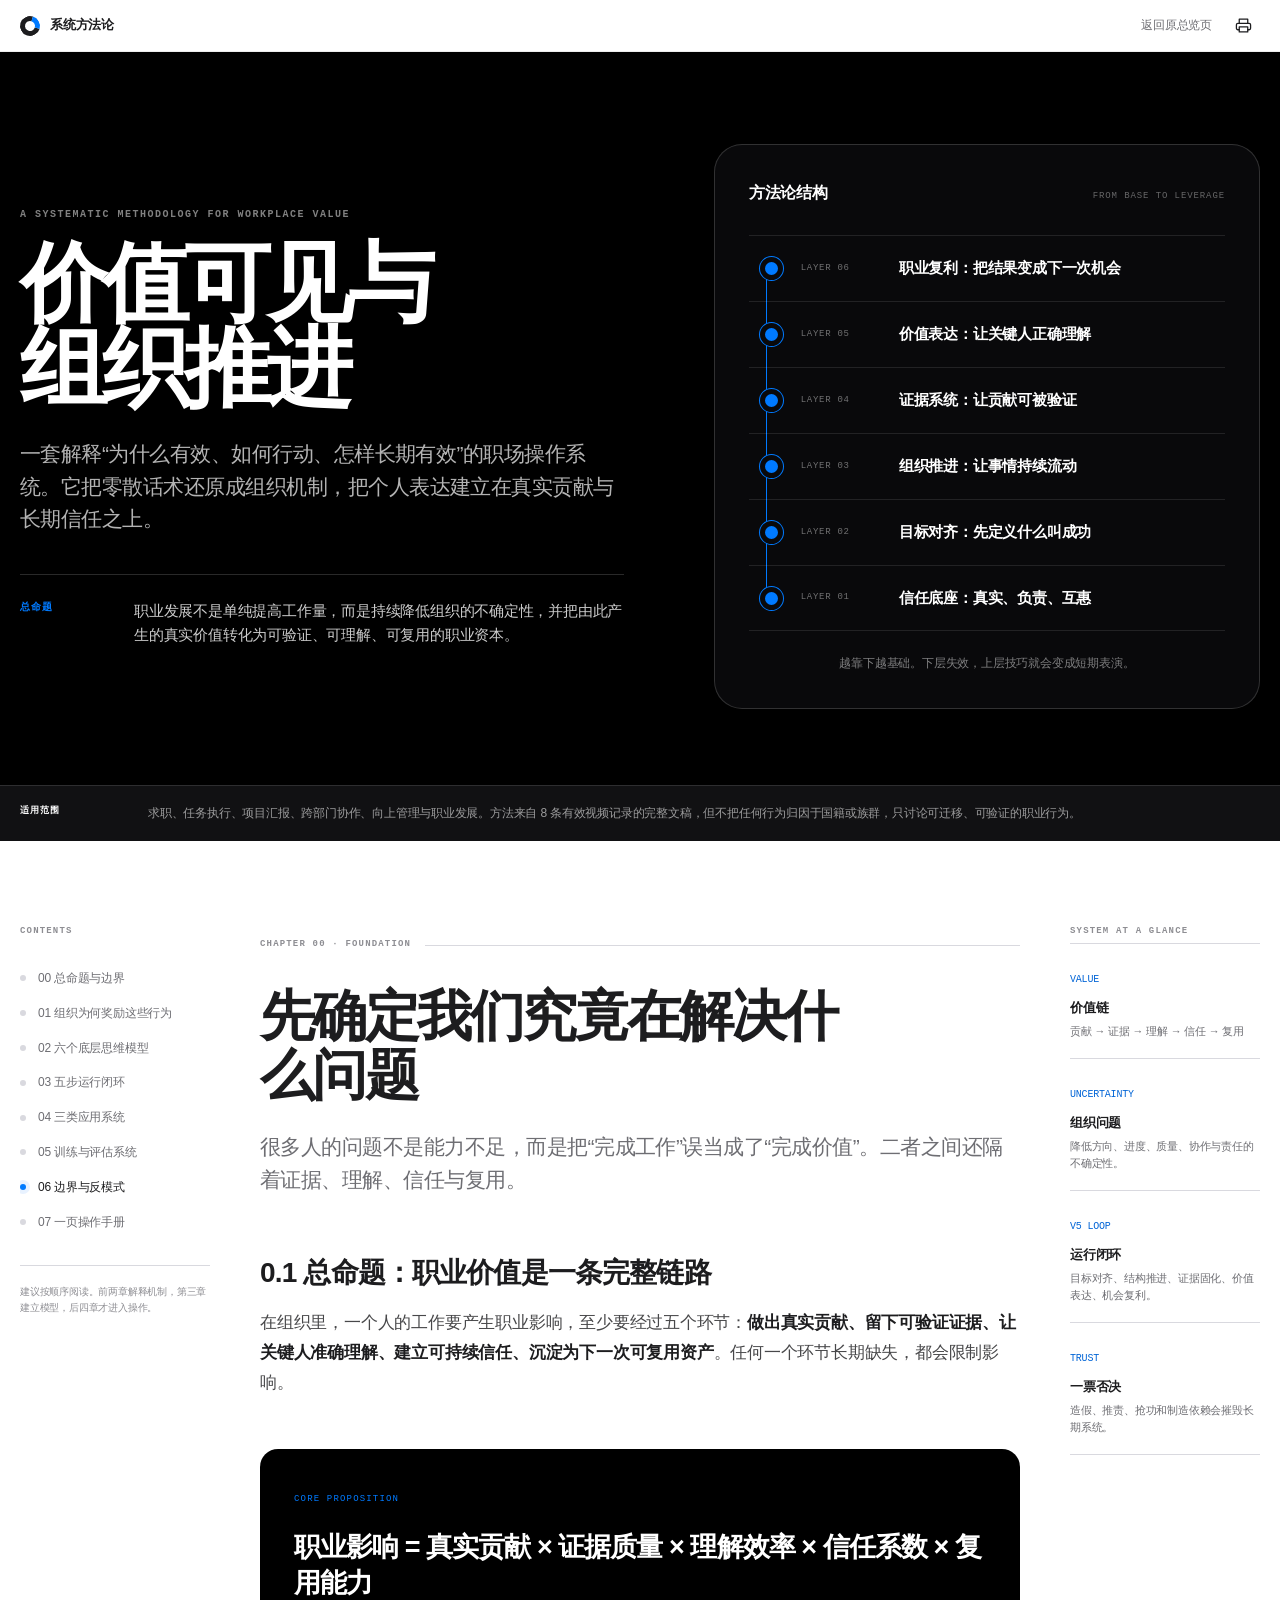
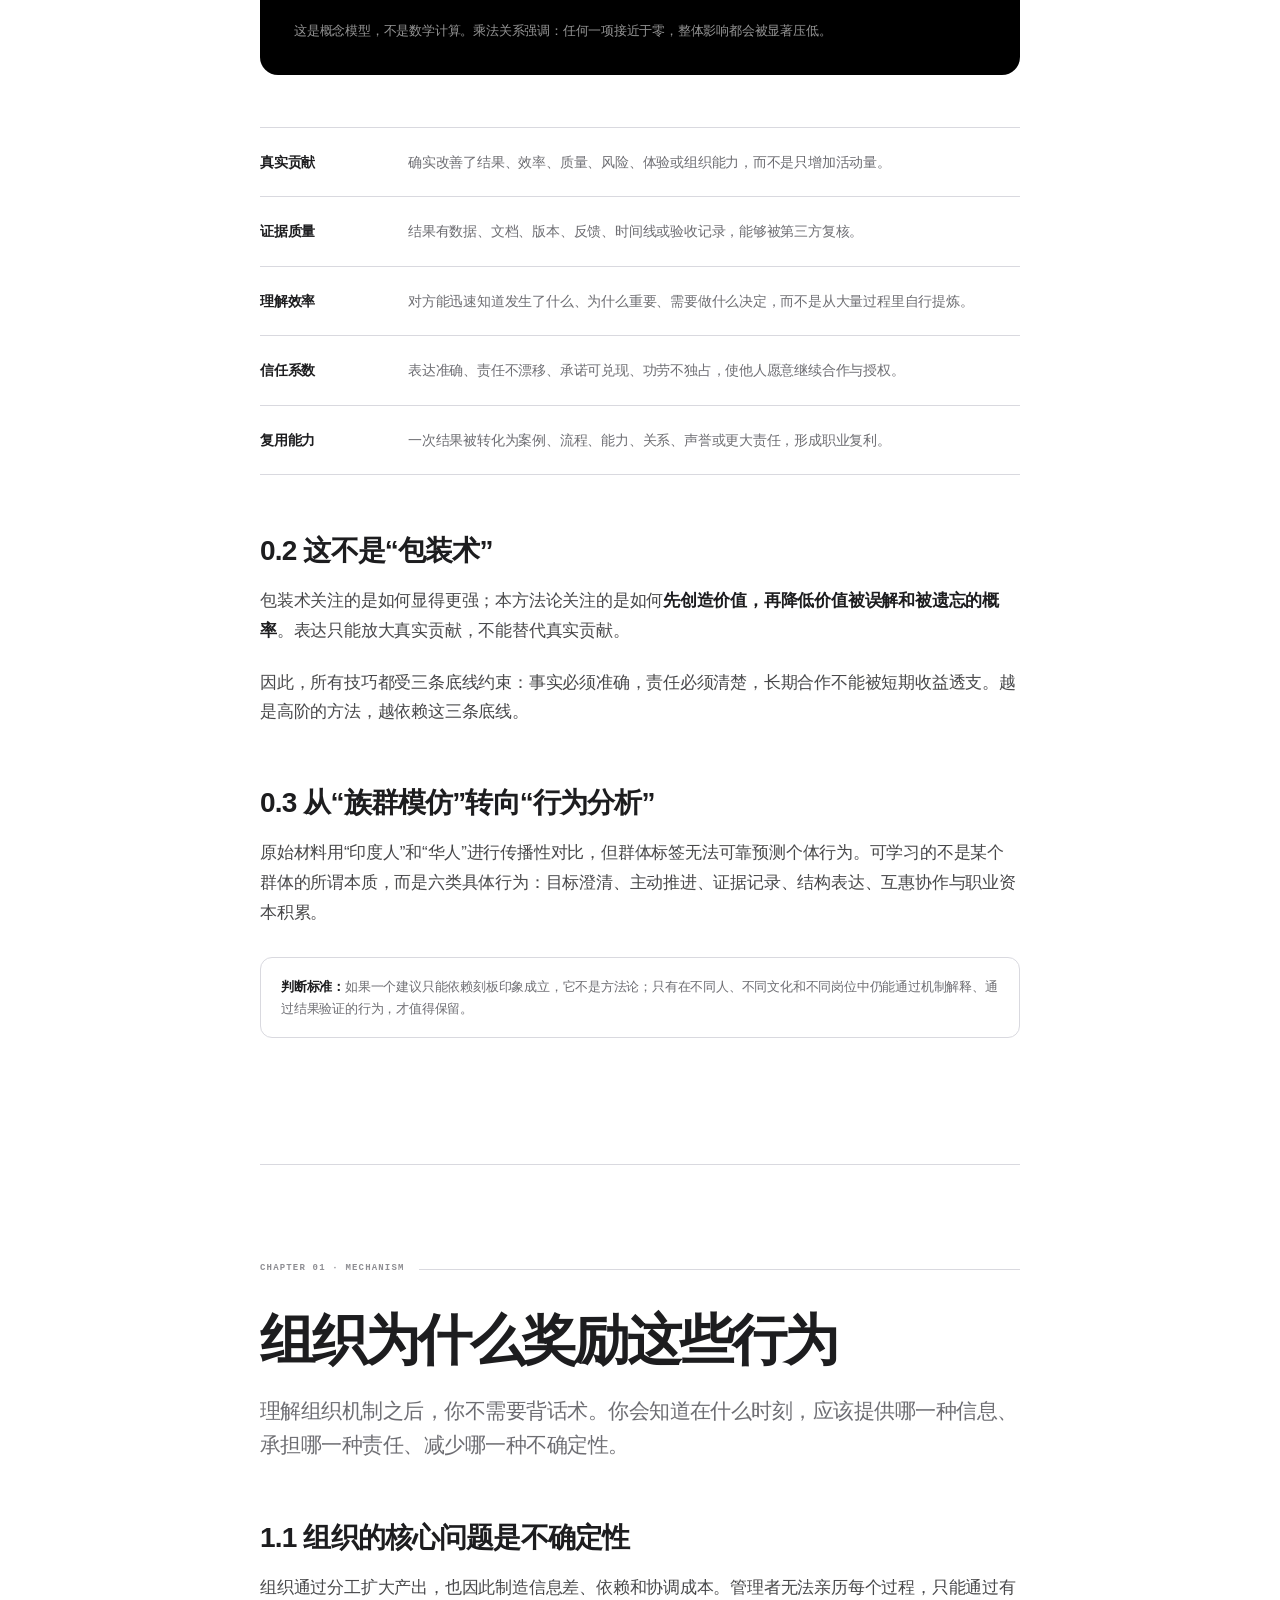
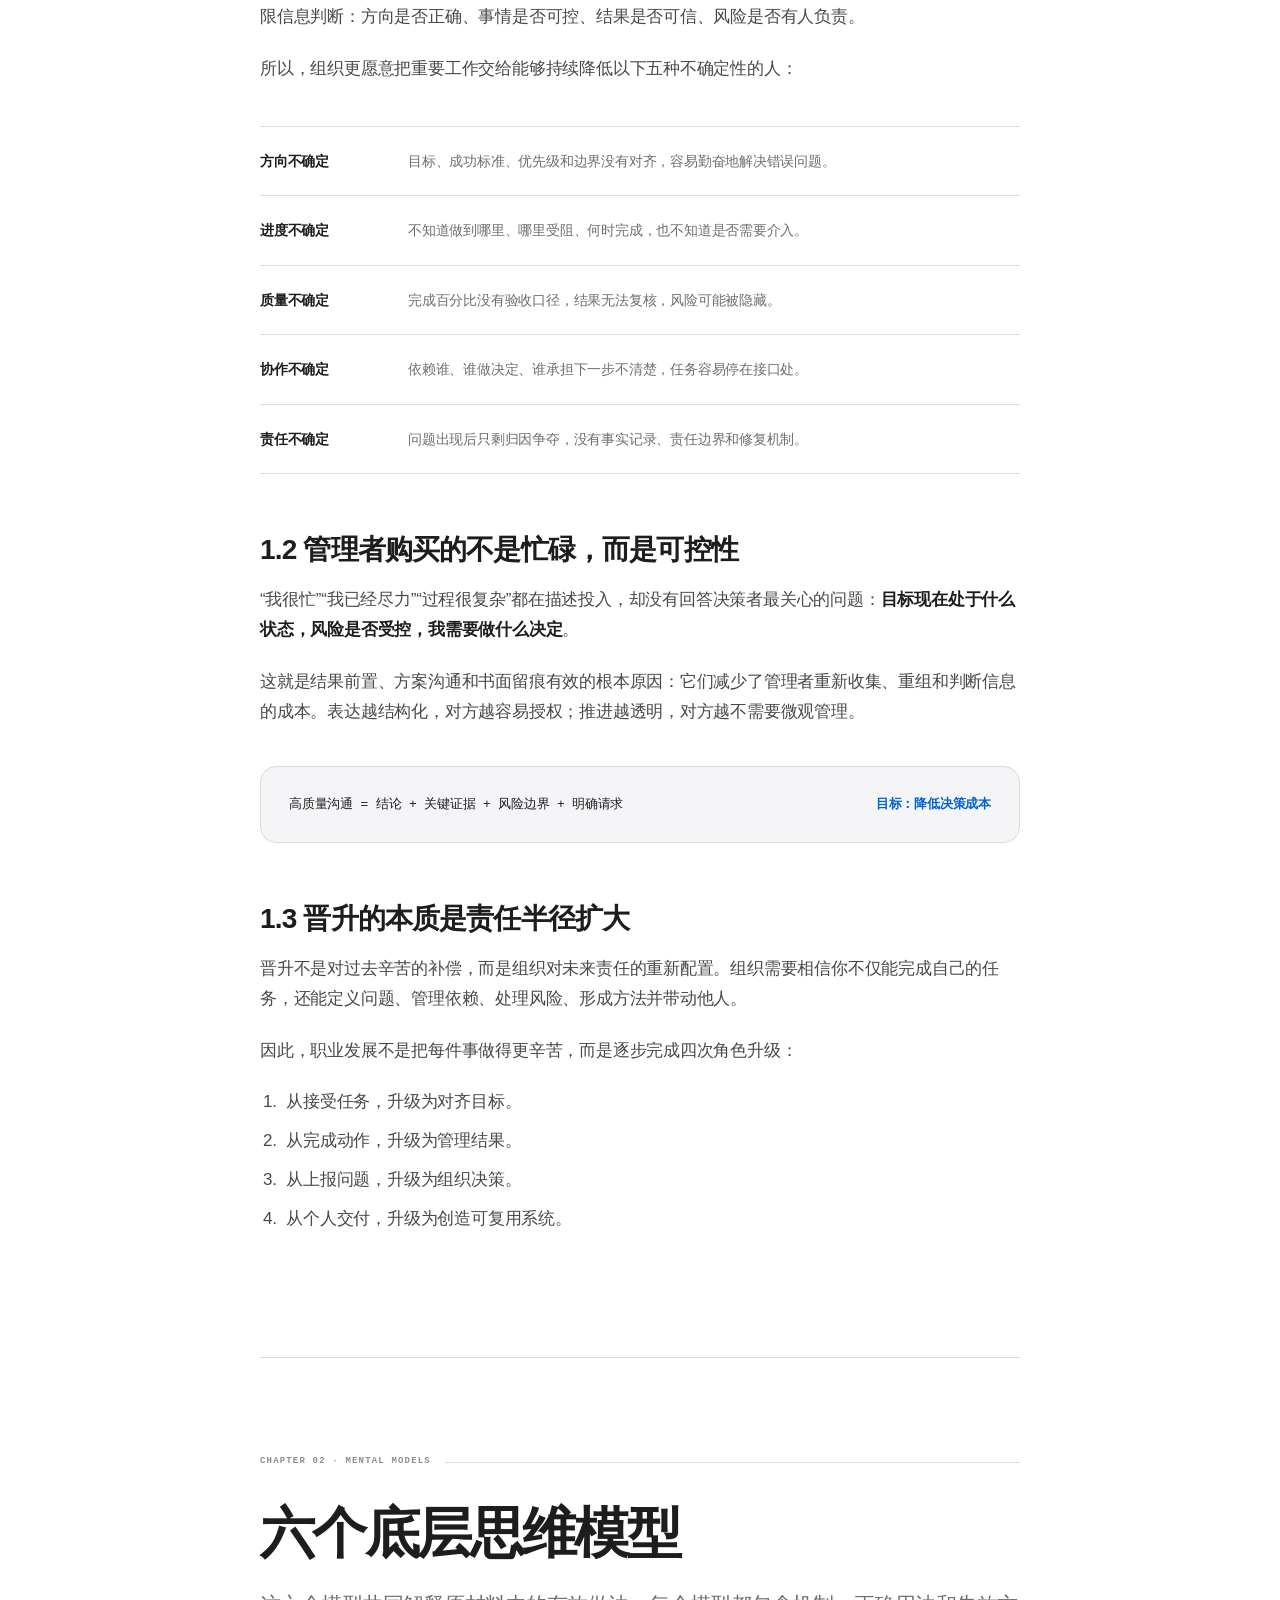
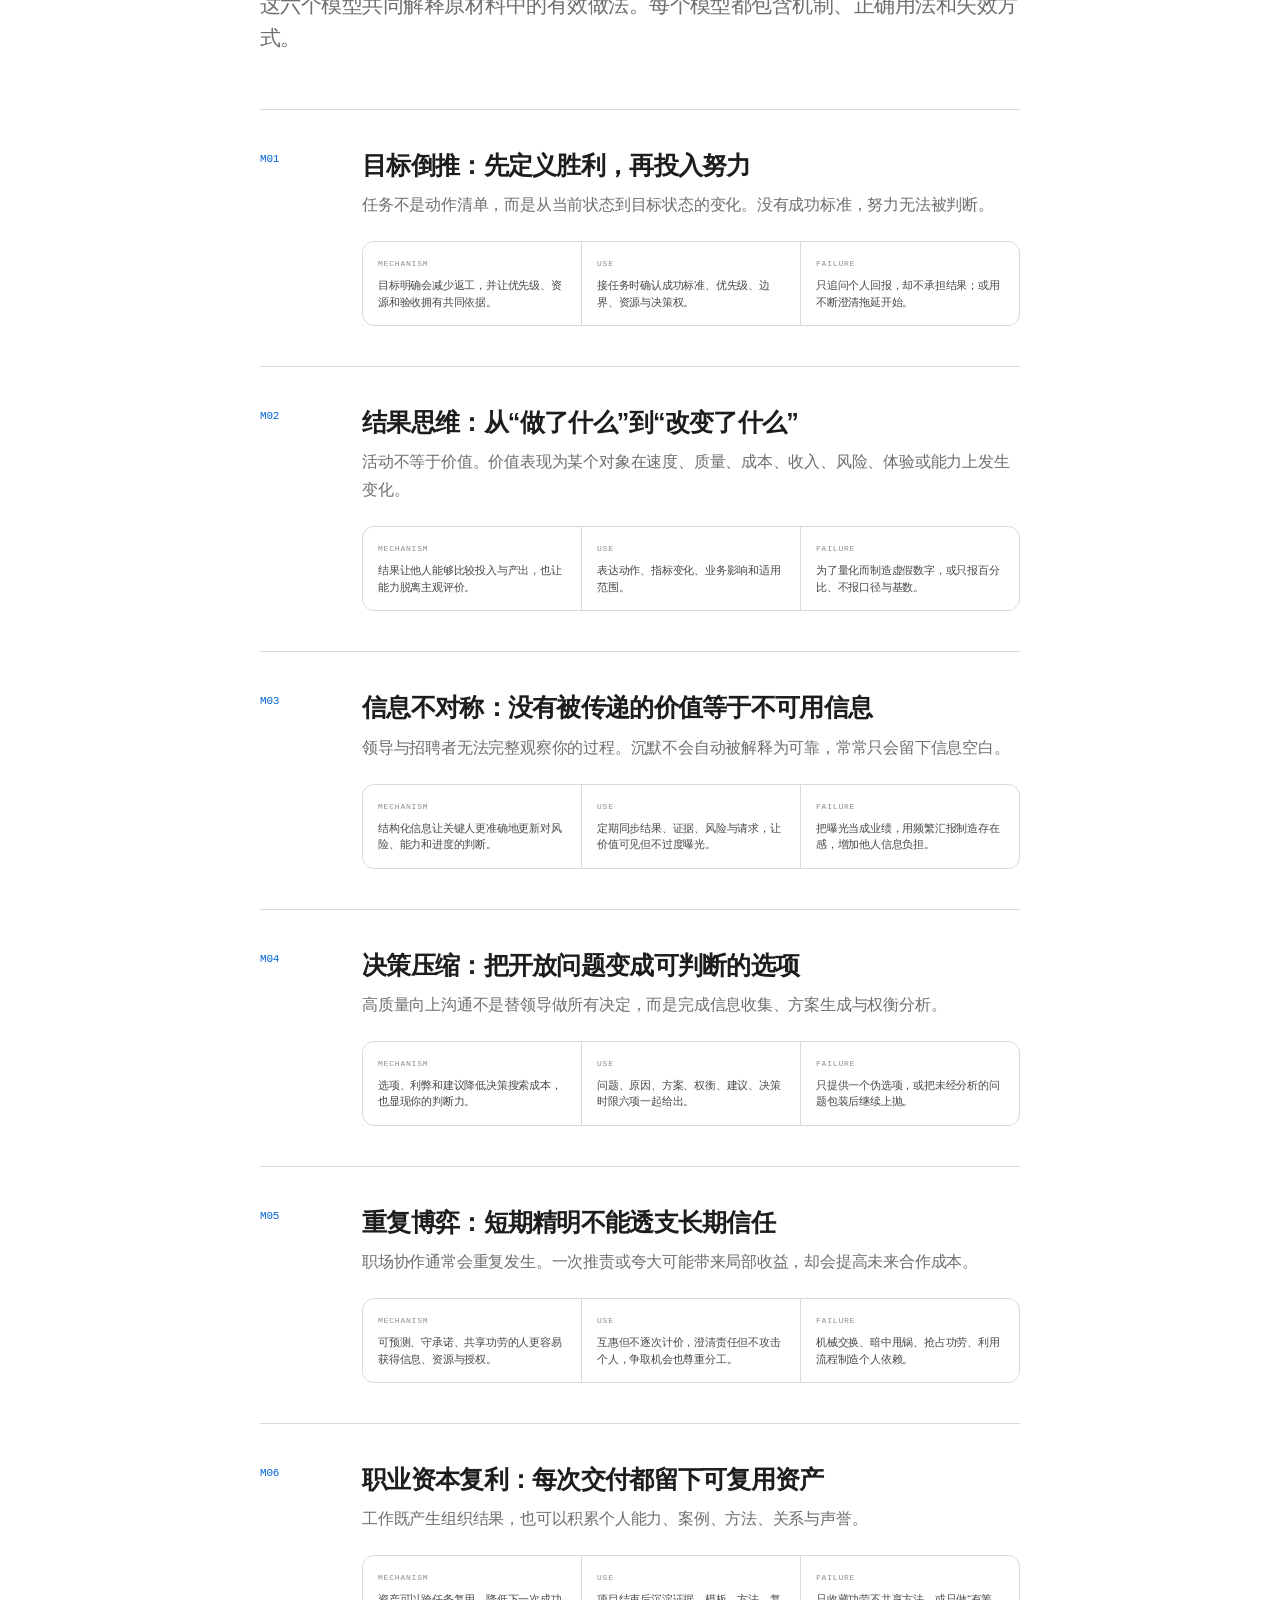
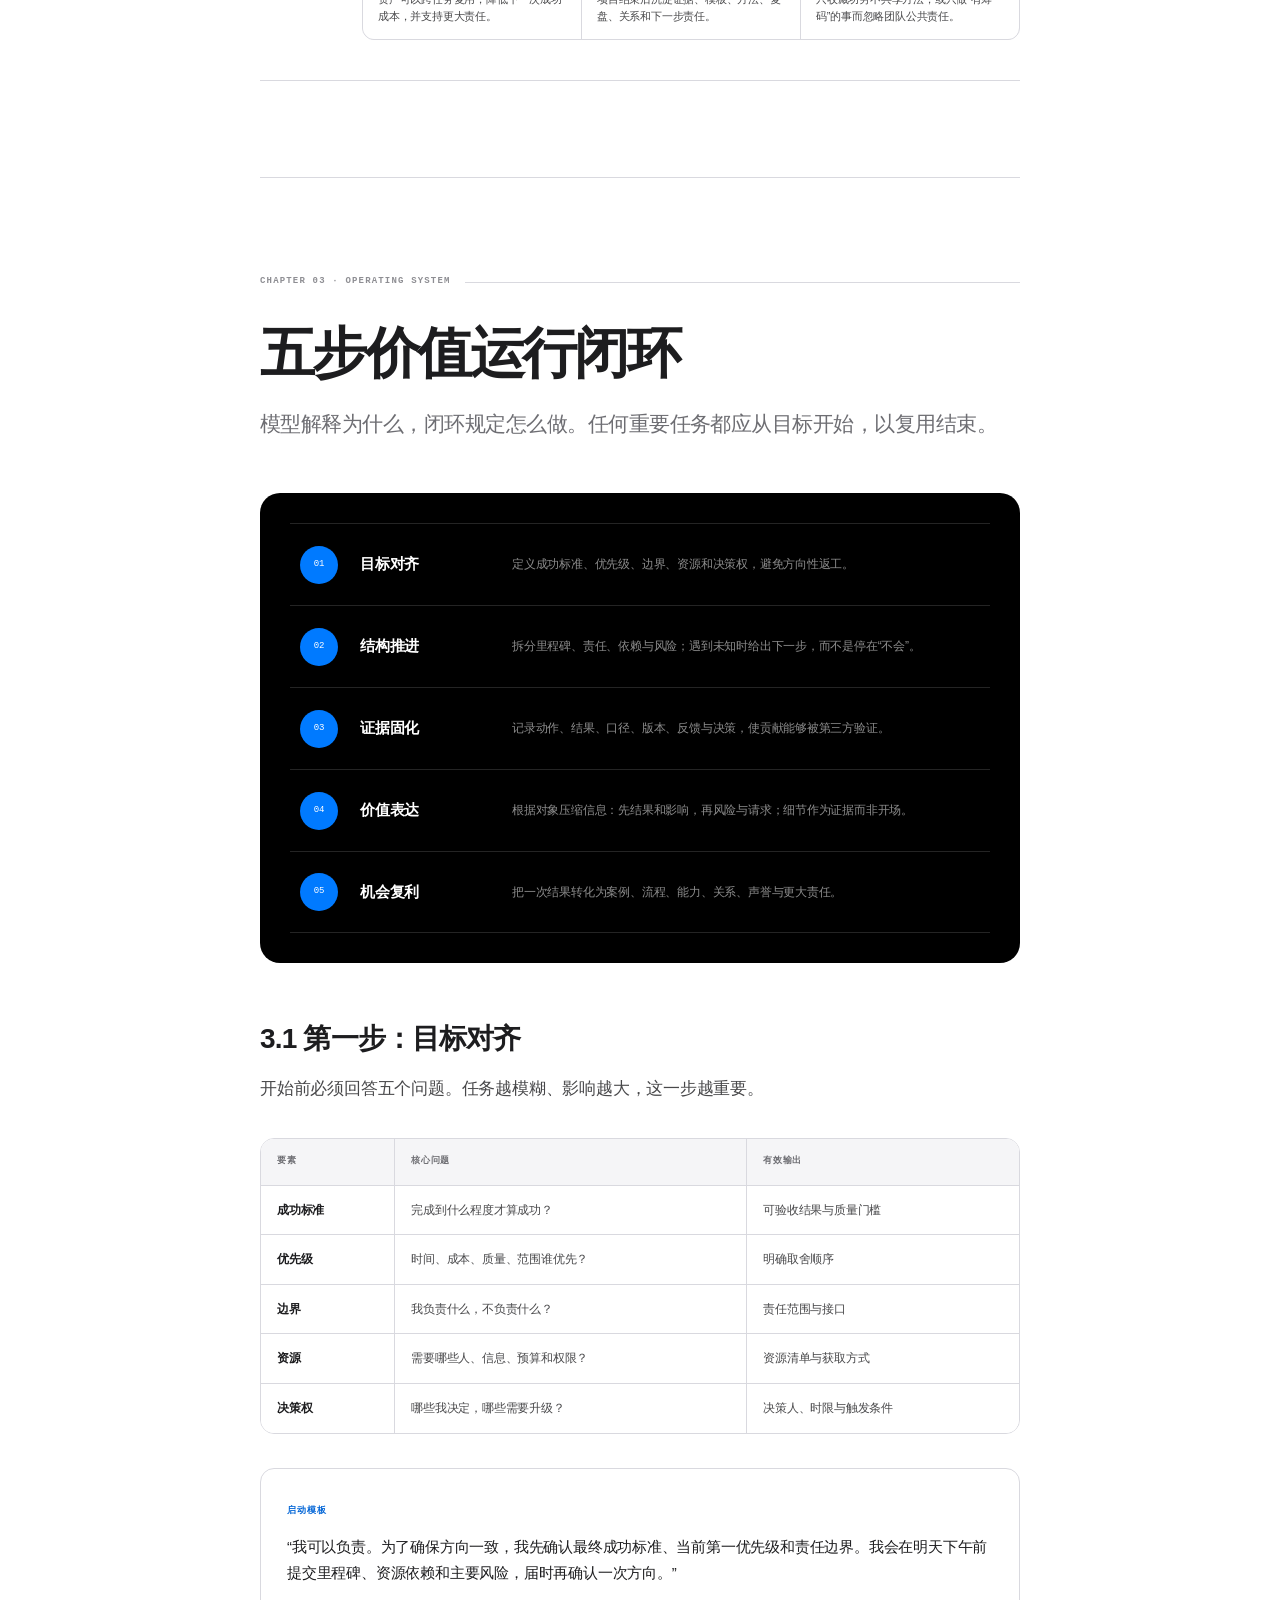
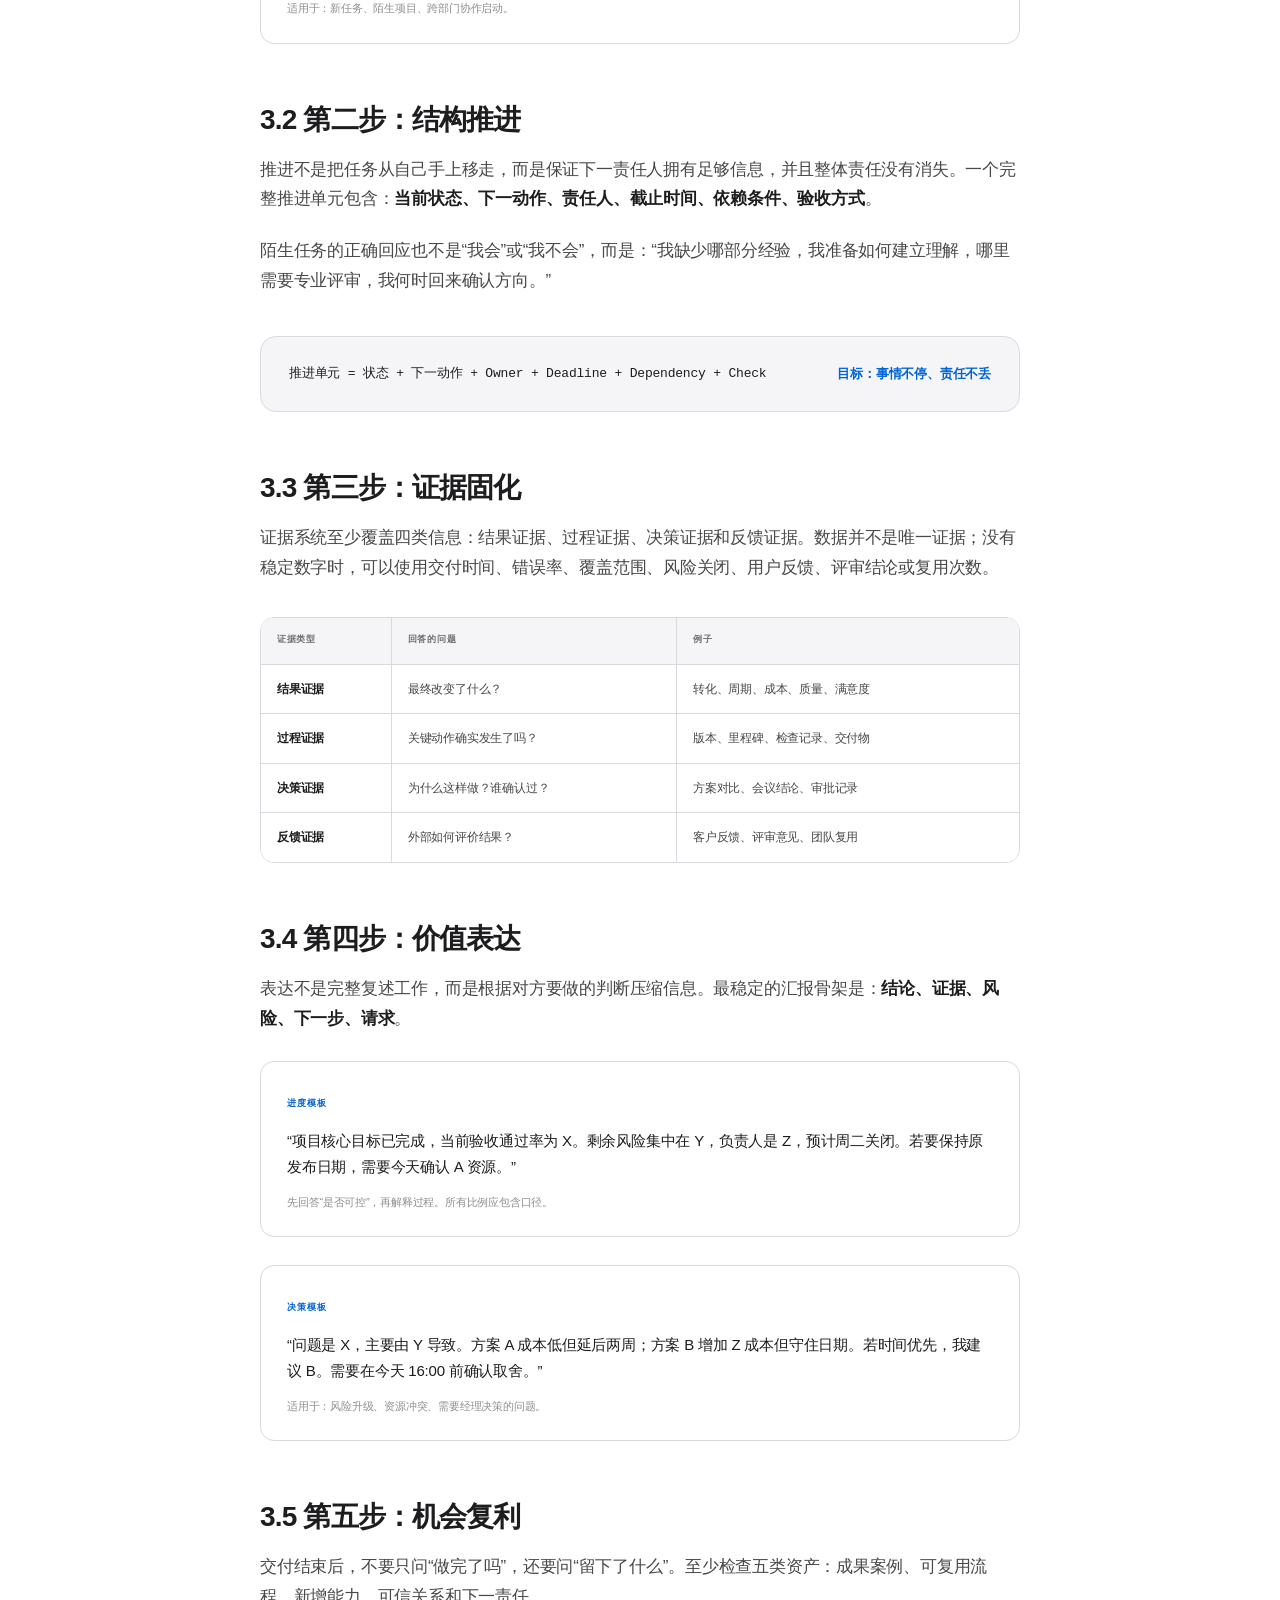
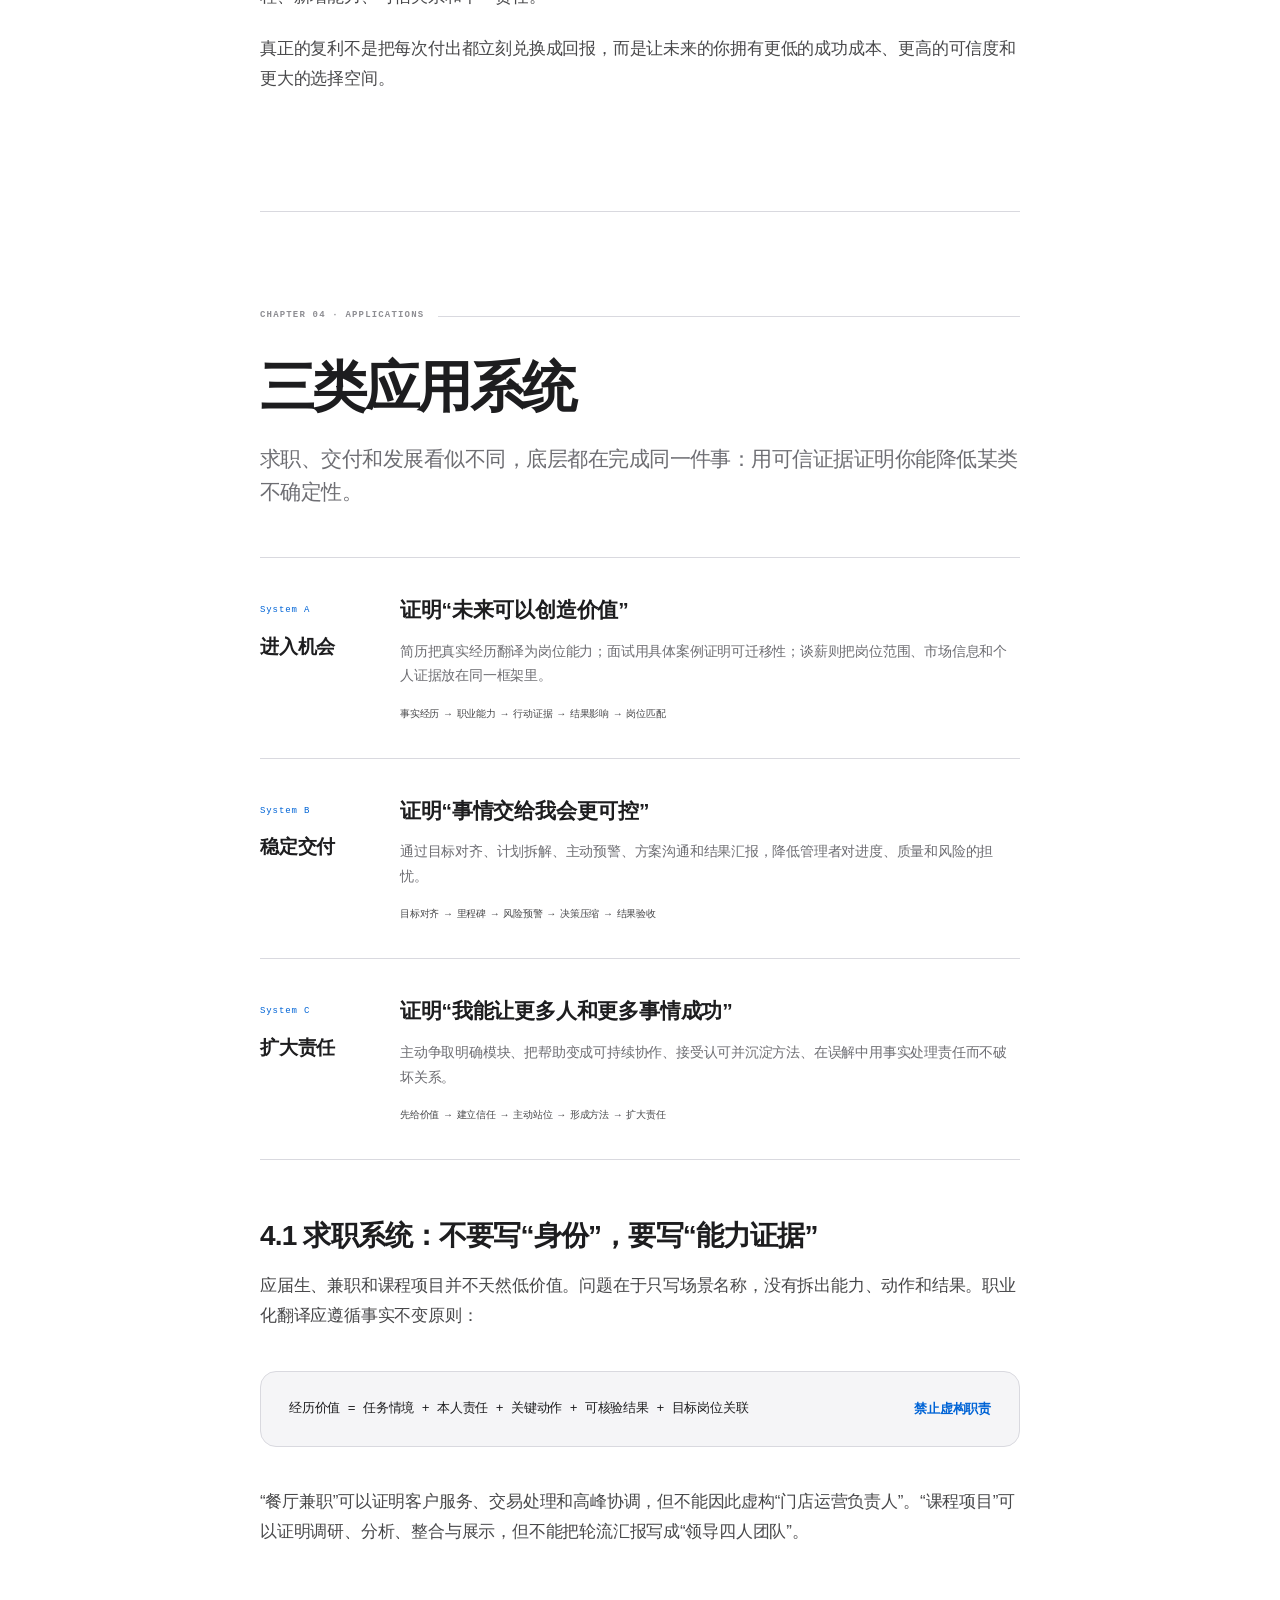
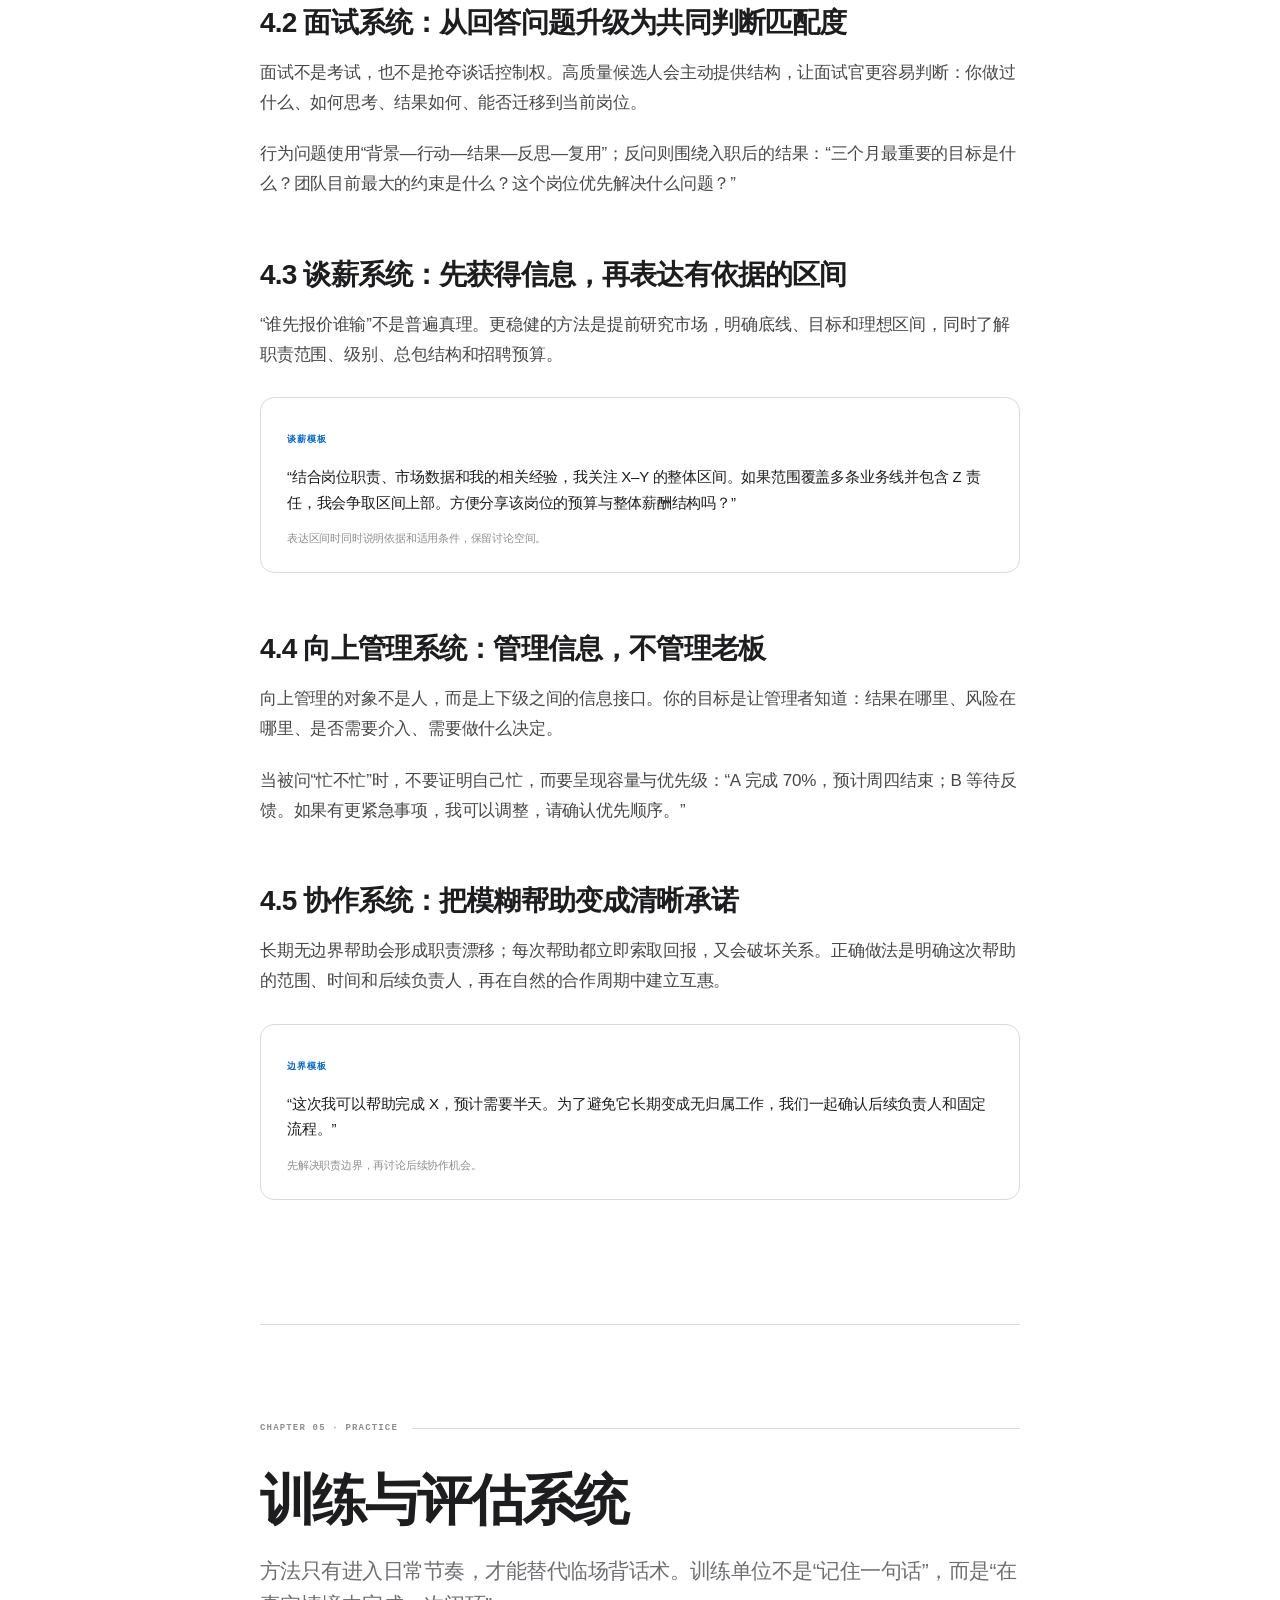
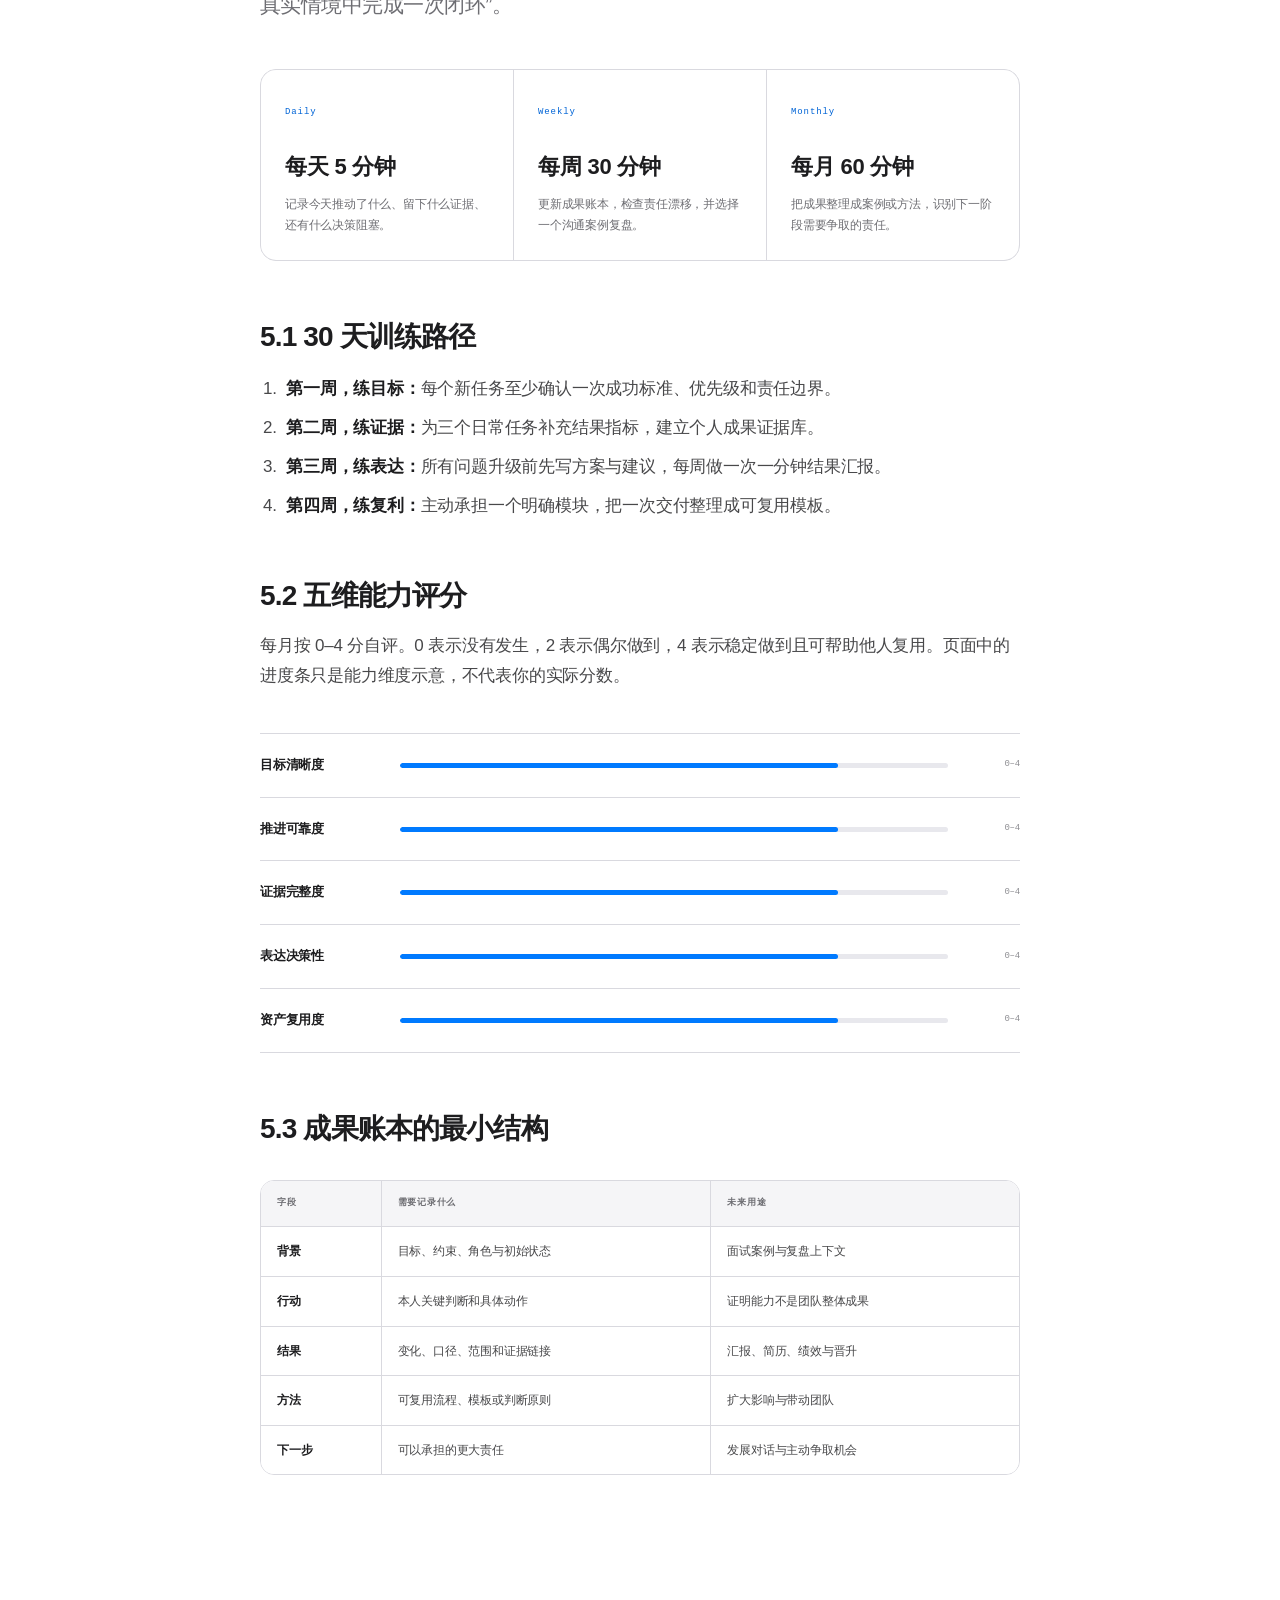
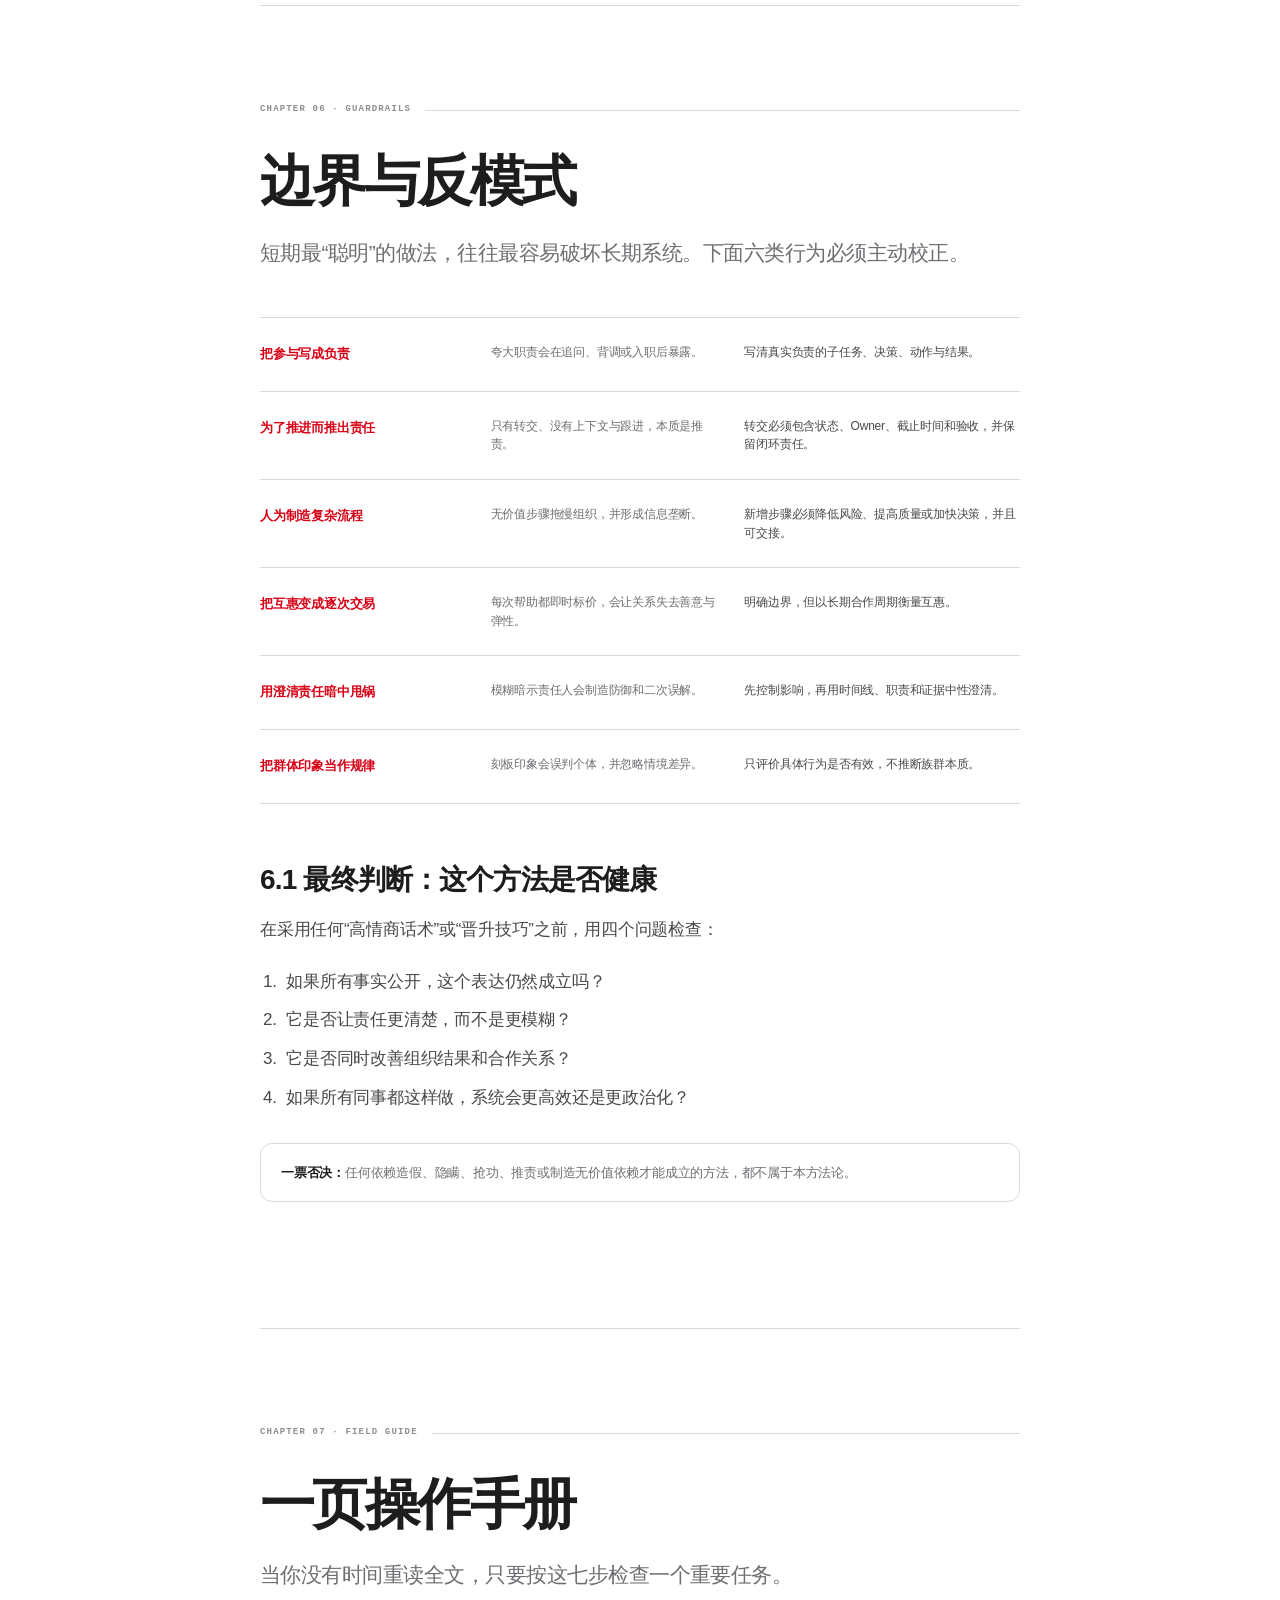
<file: methodology.html>
<!doctype html>
<html lang="zh-CN">
<head>
  <meta charset="utf-8">
  <meta name="viewport" content="width=device-width, initial-scale=1">
  <meta name="description" content="价值可见与组织推进：一套从底层机制、思维模型到行动闭环的系统化职场方法论。">
  <title>价值可见与组织推进｜系统方法论</title>
  <link rel="icon" href="data:image/svg+xml,%3Csvg xmlns='http://www.w3.org/2000/svg' viewBox='0 0 32 32'%3E%3Ccircle cx='16' cy='16' r='11' fill='none' stroke='%231d1d1f' stroke-width='7'/%3E%3Cpath d='M25 9a11 11 0 0 1 2 7' fill='none' stroke='%23007aff' stroke-width='7' stroke-linecap='round'/%3E%3C/svg%3E">
  <link rel="preconnect" href="https://miaoda.feishu.cn">
  <link rel="stylesheet" href="https://miaoda.feishu.cn/fonts/css2?family=DM+Sans:wght@400;500;600;700&amp;family=JetBrains+Mono:wght@500;600&amp;display=swap">
  <link rel="stylesheet" href="methodology.css">
</head>
<body>
  <div class="reading-progress" id="readingProgress" aria-hidden="true"></div>

  <header class="topbar">
    <div class="topbar-inner">
      <a class="topbar-brand" href="#top" aria-label="返回方法论顶部">
        <span class="brand-ring" aria-hidden="true"></span>
        <span>系统方法论</span>
      </a>
      <div class="topbar-actions">
        <a class="back-link" href="index.html">返回原总览页</a>
        <button class="icon-button" id="printButton" type="button" aria-label="打印或保存为 PDF" title="打印或保存为 PDF">
          <svg viewBox="0 0 24 24" aria-hidden="true">
            <path d="M6 9V3h12v6"></path>
            <path d="M6 18H4a2 2 0 0 1-2-2v-5a2 2 0 0 1 2-2h16a2 2 0 0 1 2 2v5a2 2 0 0 1-2 2h-2"></path>
            <path d="M6 14h12v7H6z"></path>
          </svg>
        </button>
        <button class="icon-button toc-button" id="tocButton" type="button" aria-label="打开章节目录" aria-expanded="false" aria-controls="tableOfContents">
          <svg viewBox="0 0 24 24" aria-hidden="true">
            <path d="M4 7h16M4 12h16M4 17h16"></path>
          </svg>
        </button>
      </div>
    </div>
  </header>

  <main id="top">
    <section class="hero" aria-labelledby="pageTitle">
      <div class="hero-inner">
        <div class="hero-copy">
          <p class="kicker">A systematic methodology for workplace value</p>
          <h1 id="pageTitle">价值可见与组织推进</h1>
          <p class="hero-lead">一套解释“为什么有效、如何行动、怎样长期有效”的职场操作系统。它把零散话术还原成组织机制，把个人表达建立在真实贡献与长期信任之上。</p>
          <div class="hero-thesis">
            <strong>总命题</strong>
            <p>职业发展不是单纯提高工作量，而是持续降低组织的不确定性，并把由此产生的真实价值转化为可验证、可理解、可复用的职业资本。</p>
          </div>
        </div>

        <div class="system-map" aria-label="系统方法论六层结构">
          <div class="map-title">
            <strong>方法论结构</strong>
            <span>from base to leverage</span>
          </div>
          <div class="map-stack">
            <div class="map-layer"><span>Layer 06</span><strong>职业复利：把结果变成下一次机会</strong></div>
            <div class="map-layer"><span>Layer 05</span><strong>价值表达：让关键人正确理解</strong></div>
            <div class="map-layer"><span>Layer 04</span><strong>证据系统：让贡献可被验证</strong></div>
            <div class="map-layer"><span>Layer 03</span><strong>组织推进：让事情持续流动</strong></div>
            <div class="map-layer"><span>Layer 02</span><strong>目标对齐：先定义什么叫成功</strong></div>
            <div class="map-layer"><span>Layer 01</span><strong>信任底座：真实、负责、互惠</strong></div>
          </div>
          <div class="map-base">越靠下越基础。下层失效，上层技巧就会变成短期表演。</div>
        </div>
      </div>
      <div class="scope-bar">
        <div class="scope-inner">
          <strong>适用范围</strong>
          <span>求职、任务执行、项目汇报、跨部门协作、向上管理与职业发展。方法来自 8 条有效视频记录的完整文稿，但不把任何行为归因于国籍或族群，只讨论可迁移、可验证的职业行为。</span>
        </div>
      </div>
    </section>

    <div class="manual-shell">
      <aside class="toc" id="tableOfContents">
        <span class="toc-label">Contents</span>
        <ol class="toc-list">
          <li><a href="#foundation">00 总命题与边界</a></li>
          <li><a href="#mechanism">01 组织为何奖励这些行为</a></li>
          <li><a href="#models">02 六个底层思维模型</a></li>
          <li><a href="#operating-system">03 五步运行闭环</a></li>
          <li><a href="#applications">04 三类应用系统</a></li>
          <li><a href="#practice">05 训练与评估系统</a></li>
          <li><a href="#guardrails">06 边界与反模式</a></li>
          <li><a href="#field-guide">07 一页操作手册</a></li>
        </ol>
        <p class="toc-meta">建议按顺序阅读。前两章解释机制，第三章建立模型，后四章才进入操作。</p>
      </aside>

      <article class="manual">
        <section class="chapter" id="foundation">
          <div class="chapter-mark">Chapter 00 · Foundation</div>
          <h2>先确定我们究竟在解决什么问题</h2>
          <p class="chapter-lead">很多人的问题不是能力不足，而是把“完成工作”误当成了“完成价值”。二者之间还隔着证据、理解、信任与复用。</p>

          <div class="prose">
            <h3>0.1 总命题：职业价值是一条完整链路</h3>
            <p>在组织里，一个人的工作要产生职业影响，至少要经过五个环节：<strong>做出真实贡献、留下可验证证据、让关键人准确理解、建立可持续信任、沉淀为下一次可复用资产</strong>。任何一个环节长期缺失，都会限制影响。</p>

            <div class="thesis-box">
              <small>Core proposition</small>
              <blockquote>职业影响 = 真实贡献 × 证据质量 × 理解效率 × 信任系数 × 复用能力</blockquote>
              <p>这是概念模型，不是数学计算。乘法关系强调：任何一项接近于零，整体影响都会被显著压低。</p>
            </div>

            <div class="logic-chain">
              <div class="logic-row">
                <strong>真实贡献</strong>
                <p>确实改善了结果、效率、质量、风险、体验或组织能力，而不是只增加活动量。</p>
              </div>
              <div class="logic-row">
                <strong>证据质量</strong>
                <p>结果有数据、文档、版本、反馈、时间线或验收记录，能够被第三方复核。</p>
              </div>
              <div class="logic-row">
                <strong>理解效率</strong>
                <p>对方能迅速知道发生了什么、为什么重要、需要做什么决定，而不是从大量过程里自行提炼。</p>
              </div>
              <div class="logic-row">
                <strong>信任系数</strong>
                <p>表达准确、责任不漂移、承诺可兑现、功劳不独占，使他人愿意继续合作与授权。</p>
              </div>
              <div class="logic-row">
                <strong>复用能力</strong>
                <p>一次结果被转化为案例、流程、能力、关系、声誉或更大责任，形成职业复利。</p>
              </div>
            </div>

            <h3>0.2 这不是“包装术”</h3>
            <p>包装术关注的是如何显得更强；本方法论关注的是如何<strong>先创造价值，再降低价值被误解和被遗忘的概率</strong>。表达只能放大真实贡献，不能替代真实贡献。</p>
            <p>因此，所有技巧都受三条底线约束：事实必须准确，责任必须清楚，长期合作不能被短期收益透支。越是高阶的方法，越依赖这三条底线。</p>

            <h3>0.3 从“族群模仿”转向“行为分析”</h3>
            <p>原始材料用“印度人”和“华人”进行传播性对比，但群体标签无法可靠预测个体行为。可学习的不是某个群体的所谓本质，而是六类具体行为：目标澄清、主动推进、证据记录、结构表达、互惠协作与职业资本积累。</p>
            <div class="note"><strong>判断标准：</strong>如果一个建议只能依赖刻板印象成立，它不是方法论；只有在不同人、不同文化和不同岗位中仍能通过机制解释、通过结果验证的行为，才值得保留。</div>
          </div>
        </section>

        <section class="chapter" id="mechanism">
          <div class="chapter-mark">Chapter 01 · Mechanism</div>
          <h2>组织为什么奖励这些行为</h2>
          <p class="chapter-lead">理解组织机制之后，你不需要背话术。你会知道在什么时刻，应该提供哪一种信息、承担哪一种责任、减少哪一种不确定性。</p>

          <div class="prose">
            <h3>1.1 组织的核心问题是不确定性</h3>
            <p>组织通过分工扩大产出，也因此制造信息差、依赖和协调成本。管理者无法亲历每个过程，只能通过有限信息判断：方向是否正确、事情是否可控、结果是否可信、风险是否有人负责。</p>
            <p>所以，组织更愿意把重要工作交给能够持续降低以下五种不确定性的人：</p>

            <div class="logic-chain">
              <div class="logic-row"><strong>方向不确定</strong><p>目标、成功标准、优先级和边界没有对齐，容易勤奋地解决错误问题。</p></div>
              <div class="logic-row"><strong>进度不确定</strong><p>不知道做到哪里、哪里受阻、何时完成，也不知道是否需要介入。</p></div>
              <div class="logic-row"><strong>质量不确定</strong><p>完成百分比没有验收口径，结果无法复核，风险可能被隐藏。</p></div>
              <div class="logic-row"><strong>协作不确定</strong><p>依赖谁、谁做决定、谁承担下一步不清楚，任务容易停在接口处。</p></div>
              <div class="logic-row"><strong>责任不确定</strong><p>问题出现后只剩归因争夺，没有事实记录、责任边界和修复机制。</p></div>
            </div>

            <h3>1.2 管理者购买的不是忙碌，而是可控性</h3>
            <p>“我很忙”“我已经尽力”“过程很复杂”都在描述投入，却没有回答决策者最关心的问题：<strong>目标现在处于什么状态，风险是否受控，我需要做什么决定</strong>。</p>
            <p>这就是结果前置、方案沟通和书面留痕有效的根本原因：它们减少了管理者重新收集、重组和判断信息的成本。表达越结构化，对方越容易授权；推进越透明，对方越不需要微观管理。</p>

            <div class="formula">
              <code>高质量沟通 = 结论 + 关键证据 + 风险边界 + 明确请求</code>
              <span>目标：降低决策成本</span>
            </div>

            <h3>1.3 晋升的本质是责任半径扩大</h3>
            <p>晋升不是对过去辛苦的补偿，而是组织对未来责任的重新配置。组织需要相信你不仅能完成自己的任务，还能定义问题、管理依赖、处理风险、形成方法并带动他人。</p>
            <p>因此，职业发展不是把每件事做得更辛苦，而是逐步完成四次角色升级：</p>
            <ol>
              <li>从接受任务，升级为对齐目标。</li>
              <li>从完成动作，升级为管理结果。</li>
              <li>从上报问题，升级为组织决策。</li>
              <li>从个人交付，升级为创造可复用系统。</li>
            </ol>
          </div>
        </section>

        <section class="chapter" id="models">
          <div class="chapter-mark">Chapter 02 · Mental models</div>
          <h2>六个底层思维模型</h2>
          <p class="chapter-lead">这六个模型共同解释原材料中的有效做法。每个模型都包含机制、正确用法和失效方式。</p>

          <div class="model-list">
            <section class="model-unit">
              <div class="model-number">M01</div>
              <div>
                <h3>目标倒推：先定义胜利，再投入努力</h3>
                <p class="model-definition">任务不是动作清单，而是从当前状态到目标状态的变化。没有成功标准，努力无法被判断。</p>
                <div class="model-anatomy">
                  <div><small>Mechanism</small><span>目标明确会减少返工，并让优先级、资源和验收拥有共同依据。</span></div>
                  <div><small>Use</small><span>接任务时确认成功标准、优先级、边界、资源与决策权。</span></div>
                  <div><small>Failure</small><span>只追问个人回报，却不承担结果；或用不断澄清拖延开始。</span></div>
                </div>
              </div>
            </section>

            <section class="model-unit">
              <div class="model-number">M02</div>
              <div>
                <h3>结果思维：从“做了什么”到“改变了什么”</h3>
                <p class="model-definition">活动不等于价值。价值表现为某个对象在速度、质量、成本、收入、风险、体验或能力上发生变化。</p>
                <div class="model-anatomy">
                  <div><small>Mechanism</small><span>结果让他人能够比较投入与产出，也让能力脱离主观评价。</span></div>
                  <div><small>Use</small><span>表达动作、指标变化、业务影响和适用范围。</span></div>
                  <div><small>Failure</small><span>为了量化而制造虚假数字，或只报百分比、不报口径与基数。</span></div>
                </div>
              </div>
            </section>

            <section class="model-unit">
              <div class="model-number">M03</div>
              <div>
                <h3>信息不对称：没有被传递的价值等于不可用信息</h3>
                <p class="model-definition">领导与招聘者无法完整观察你的过程。沉默不会自动被解释为可靠，常常只会留下信息空白。</p>
                <div class="model-anatomy">
                  <div><small>Mechanism</small><span>结构化信息让关键人更准确地更新对风险、能力和进度的判断。</span></div>
                  <div><small>Use</small><span>定期同步结果、证据、风险与请求，让价值可见但不过度曝光。</span></div>
                  <div><small>Failure</small><span>把曝光当成业绩，用频繁汇报制造存在感，增加他人信息负担。</span></div>
                </div>
              </div>
            </section>

            <section class="model-unit">
              <div class="model-number">M04</div>
              <div>
                <h3>决策压缩：把开放问题变成可判断的选项</h3>
                <p class="model-definition">高质量向上沟通不是替领导做所有决定，而是完成信息收集、方案生成与权衡分析。</p>
                <div class="model-anatomy">
                  <div><small>Mechanism</small><span>选项、利弊和建议降低决策搜索成本，也显现你的判断力。</span></div>
                  <div><small>Use</small><span>问题、原因、方案、权衡、建议、决策时限六项一起给出。</span></div>
                  <div><small>Failure</small><span>只提供一个伪选项，或把未经分析的问题包装后继续上抛。</span></div>
                </div>
              </div>
            </section>

            <section class="model-unit">
              <div class="model-number">M05</div>
              <div>
                <h3>重复博弈：短期精明不能透支长期信任</h3>
                <p class="model-definition">职场协作通常会重复发生。一次推责或夸大可能带来局部收益，却会提高未来合作成本。</p>
                <div class="model-anatomy">
                  <div><small>Mechanism</small><span>可预测、守承诺、共享功劳的人更容易获得信息、资源与授权。</span></div>
                  <div><small>Use</small><span>互惠但不逐次计价，澄清责任但不攻击个人，争取机会也尊重分工。</span></div>
                  <div><small>Failure</small><span>机械交换、暗中甩锅、抢占功劳、利用流程制造个人依赖。</span></div>
                </div>
              </div>
            </section>

            <section class="model-unit">
              <div class="model-number">M06</div>
              <div>
                <h3>职业资本复利：每次交付都留下可复用资产</h3>
                <p class="model-definition">工作既产生组织结果，也可以积累个人能力、案例、方法、关系与声誉。</p>
                <div class="model-anatomy">
                  <div><small>Mechanism</small><span>资产可以跨任务复用，降低下一次成功成本，并支持更大责任。</span></div>
                  <div><small>Use</small><span>项目结束后沉淀证据、模板、方法、复盘、关系和下一步责任。</span></div>
                  <div><small>Failure</small><span>只收藏功劳不共享方法，或只做“有筹码”的事而忽略团队公共责任。</span></div>
                </div>
              </div>
            </section>
          </div>
        </section>

        <section class="chapter" id="operating-system">
          <div class="chapter-mark">Chapter 03 · Operating system</div>
          <h2>五步价值运行闭环</h2>
          <p class="chapter-lead">模型解释为什么，闭环规定怎么做。任何重要任务都应从目标开始，以复用结束。</p>

          <div class="operating-loop">
            <div class="loop-row" data-step="01"><strong>目标对齐</strong><p>定义成功标准、优先级、边界、资源和决策权，避免方向性返工。</p></div>
            <div class="loop-row" data-step="02"><strong>结构推进</strong><p>拆分里程碑、责任、依赖与风险；遇到未知时给出下一步，而不是停在“不会”。</p></div>
            <div class="loop-row" data-step="03"><strong>证据固化</strong><p>记录动作、结果、口径、版本、反馈与决策，使贡献能够被第三方验证。</p></div>
            <div class="loop-row" data-step="04"><strong>价值表达</strong><p>根据对象压缩信息：先结果和影响，再风险与请求；细节作为证据而非开场。</p></div>
            <div class="loop-row" data-step="05"><strong>机会复利</strong><p>把一次结果转化为案例、流程、能力、关系、声誉与更大责任。</p></div>
          </div>

          <div class="prose">
            <h3>3.1 第一步：目标对齐</h3>
            <p>开始前必须回答五个问题。任务越模糊、影响越大，这一步越重要。</p>
            <div class="tool-table-wrap">
              <table class="tool-table">
                <thead><tr><th>要素</th><th>核心问题</th><th>有效输出</th></tr></thead>
                <tbody>
                  <tr><td>成功标准</td><td>完成到什么程度才算成功？</td><td>可验收结果与质量门槛</td></tr>
                  <tr><td>优先级</td><td>时间、成本、质量、范围谁优先？</td><td>明确取舍顺序</td></tr>
                  <tr><td>边界</td><td>我负责什么，不负责什么？</td><td>责任范围与接口</td></tr>
                  <tr><td>资源</td><td>需要哪些人、信息、预算和权限？</td><td>资源清单与获取方式</td></tr>
                  <tr><td>决策权</td><td>哪些我决定，哪些需要升级？</td><td>决策人、时限与触发条件</td></tr>
                </tbody>
              </table>
            </div>
            <div class="template">
              <span class="template-label">启动模板</span>
              <p>“我可以负责。为了确保方向一致，我先确认最终成功标准、当前第一优先级和责任边界。我会在明天下午前提交里程碑、资源依赖和主要风险，届时再确认一次方向。”</p>
              <footer>适用于：新任务、陌生项目、跨部门协作启动。</footer>
            </div>

            <h3>3.2 第二步：结构推进</h3>
            <p>推进不是把任务从自己手上移走，而是保证下一责任人拥有足够信息，并且整体责任没有消失。一个完整推进单元包含：<strong>当前状态、下一动作、责任人、截止时间、依赖条件、验收方式</strong>。</p>
            <p>陌生任务的正确回应也不是“我会”或“我不会”，而是：“我缺少哪部分经验，我准备如何建立理解，哪里需要专业评审，我何时回来确认方向。”</p>

            <div class="formula">
              <code>推进单元 = 状态 + 下一动作 + Owner + Deadline + Dependency + Check</code>
              <span>目标：事情不停、责任不丢</span>
            </div>

            <h3>3.3 第三步：证据固化</h3>
            <p>证据系统至少覆盖四类信息：结果证据、过程证据、决策证据和反馈证据。数据并不是唯一证据；没有稳定数字时，可以使用交付时间、错误率、覆盖范围、风险关闭、用户反馈、评审结论或复用次数。</p>
            <div class="tool-table-wrap">
              <table class="tool-table">
                <thead><tr><th>证据类型</th><th>回答的问题</th><th>例子</th></tr></thead>
                <tbody>
                  <tr><td>结果证据</td><td>最终改变了什么？</td><td>转化、周期、成本、质量、满意度</td></tr>
                  <tr><td>过程证据</td><td>关键动作确实发生了吗？</td><td>版本、里程碑、检查记录、交付物</td></tr>
                  <tr><td>决策证据</td><td>为什么这样做？谁确认过？</td><td>方案对比、会议结论、审批记录</td></tr>
                  <tr><td>反馈证据</td><td>外部如何评价结果？</td><td>客户反馈、评审意见、团队复用</td></tr>
                </tbody>
              </table>
            </div>

            <h3>3.4 第四步：价值表达</h3>
            <p>表达不是完整复述工作，而是根据对方要做的判断压缩信息。最稳定的汇报骨架是：<strong>结论、证据、风险、下一步、请求</strong>。</p>
            <div class="template">
              <span class="template-label">进度模板</span>
              <p>“项目核心目标已完成，当前验收通过率为 X。剩余风险集中在 Y，负责人是 Z，预计周二关闭。若要保持原发布日期，需要今天确认 A 资源。”</p>
              <footer>先回答“是否可控”，再解释过程。所有比例应包含口径。</footer>
            </div>
            <div class="template">
              <span class="template-label">决策模板</span>
              <p>“问题是 X，主要由 Y 导致。方案 A 成本低但延后两周；方案 B 增加 Z 成本但守住日期。若时间优先，我建议 B。需要在今天 16:00 前确认取舍。”</p>
              <footer>适用于：风险升级、资源冲突、需要经理决策的问题。</footer>
            </div>

            <h3>3.5 第五步：机会复利</h3>
            <p>交付结束后，不要只问“做完了吗”，还要问“留下了什么”。至少检查五类资产：成果案例、可复用流程、新增能力、可信关系和下一责任。</p>
            <p>真正的复利不是把每次付出都立刻兑换成回报，而是让未来的你拥有更低的成功成本、更高的可信度和更大的选择空间。</p>
          </div>
        </section>

        <section class="chapter" id="applications">
          <div class="chapter-mark">Chapter 04 · Applications</div>
          <h2>三类应用系统</h2>
          <p class="chapter-lead">求职、交付和发展看似不同，底层都在完成同一件事：用可信证据证明你能降低某类不确定性。</p>

          <div class="career-system">
            <section class="career-stage">
              <header><span>System A</span><strong>进入机会</strong></header>
              <div>
                <h3>证明“未来可以创造价值”</h3>
                <p>简历把真实经历翻译为岗位能力；面试用具体案例证明可迁移性；谈薪则把岗位范围、市场信息和个人证据放在同一框架里。</p>
                <div class="stage-sequence">事实经历 → 职业能力 → 行动证据 → 结果影响 → 岗位匹配</div>
              </div>
            </section>
            <section class="career-stage">
              <header><span>System B</span><strong>稳定交付</strong></header>
              <div>
                <h3>证明“事情交给我会更可控”</h3>
                <p>通过目标对齐、计划拆解、主动预警、方案沟通和结果汇报，降低管理者对进度、质量和风险的担忧。</p>
                <div class="stage-sequence">目标对齐 → 里程碑 → 风险预警 → 决策压缩 → 结果验收</div>
              </div>
            </section>
            <section class="career-stage">
              <header><span>System C</span><strong>扩大责任</strong></header>
              <div>
                <h3>证明“我能让更多人和更多事情成功”</h3>
                <p>主动争取明确模块、把帮助变成可持续协作、接受认可并沉淀方法、在误解中用事实处理责任而不破坏关系。</p>
                <div class="stage-sequence">先给价值 → 建立信任 → 主动站位 → 形成方法 → 扩大责任</div>
              </div>
            </section>
          </div>

          <div class="prose">
            <h3>4.1 求职系统：不要写“身份”，要写“能力证据”</h3>
            <p>应届生、兼职和课程项目并不天然低价值。问题在于只写场景名称，没有拆出能力、动作和结果。职业化翻译应遵循事实不变原则：</p>
            <div class="formula">
              <code>经历价值 = 任务情境 + 本人责任 + 关键动作 + 可核验结果 + 目标岗位关联</code>
              <span>禁止虚构职责</span>
            </div>
            <p>“餐厅兼职”可以证明客户服务、交易处理和高峰协调，但不能因此虚构“门店运营负责人”。“课程项目”可以证明调研、分析、整合与展示，但不能把轮流汇报写成“领导四人团队”。</p>

            <h3>4.2 面试系统：从回答问题升级为共同判断匹配度</h3>
            <p>面试不是考试，也不是抢夺谈话控制权。高质量候选人会主动提供结构，让面试官更容易判断：你做过什么、如何思考、结果如何、能否迁移到当前岗位。</p>
            <p>行为问题使用“背景—行动—结果—反思—复用”；反问则围绕入职后的结果：“三个月最重要的目标是什么？团队目前最大的约束是什么？这个岗位优先解决什么问题？”</p>

            <h3>4.3 谈薪系统：先获得信息，再表达有依据的区间</h3>
            <p>“谁先报价谁输”不是普遍真理。更稳健的方法是提前研究市场，明确底线、目标和理想区间，同时了解职责范围、级别、总包结构和招聘预算。</p>
            <div class="template">
              <span class="template-label">谈薪模板</span>
              <p>“结合岗位职责、市场数据和我的相关经验，我关注 X–Y 的整体区间。如果范围覆盖多条业务线并包含 Z 责任，我会争取区间上部。方便分享该岗位的预算与整体薪酬结构吗？”</p>
              <footer>表达区间时同时说明依据和适用条件，保留讨论空间。</footer>
            </div>

            <h3>4.4 向上管理系统：管理信息，不管理老板</h3>
            <p>向上管理的对象不是人，而是上下级之间的信息接口。你的目标是让管理者知道：结果在哪里、风险在哪里、是否需要介入、需要做什么决定。</p>
            <p>当被问“忙不忙”时，不要证明自己忙，而要呈现容量与优先级：“A 完成 70%，预计周四结束；B 等待反馈。如果有更紧急事项，我可以调整，请确认优先顺序。”</p>

            <h3>4.5 协作系统：把模糊帮助变成清晰承诺</h3>
            <p>长期无边界帮助会形成职责漂移；每次帮助都立即索取回报，又会破坏关系。正确做法是明确这次帮助的范围、时间和后续负责人，再在自然的合作周期中建立互惠。</p>
            <div class="template">
              <span class="template-label">边界模板</span>
              <p>“这次我可以帮助完成 X，预计需要半天。为了避免它长期变成无归属工作，我们一起确认后续负责人和固定流程。”</p>
              <footer>先解决职责边界，再讨论后续协作机会。</footer>
            </div>
          </div>
        </section>

        <section class="chapter" id="practice">
          <div class="chapter-mark">Chapter 05 · Practice</div>
          <h2>训练与评估系统</h2>
          <p class="chapter-lead">方法只有进入日常节奏，才能替代临场背话术。训练单位不是“记住一句话”，而是“在真实情境中完成一次闭环”。</p>

          <div class="practice-rhythm">
            <section class="rhythm">
              <span>Daily</span>
              <h3>每天 5 分钟</h3>
              <p>记录今天推动了什么、留下什么证据、还有什么决策阻塞。</p>
            </section>
            <section class="rhythm">
              <span>Weekly</span>
              <h3>每周 30 分钟</h3>
              <p>更新成果账本，检查责任漂移，并选择一个沟通案例复盘。</p>
            </section>
            <section class="rhythm">
              <span>Monthly</span>
              <h3>每月 60 分钟</h3>
              <p>把成果整理成案例或方法，识别下一阶段需要争取的责任。</p>
            </section>
          </div>

          <div class="prose">
            <h3>5.1 30 天训练路径</h3>
            <ol>
              <li><strong>第一周，练目标：</strong>每个新任务至少确认一次成功标准、优先级和责任边界。</li>
              <li><strong>第二周，练证据：</strong>为三个日常任务补充结果指标，建立个人成果证据库。</li>
              <li><strong>第三周，练表达：</strong>所有问题升级前先写方案与建议，每周做一次一分钟结果汇报。</li>
              <li><strong>第四周，练复利：</strong>主动承担一个明确模块，把一次交付整理成可复用模板。</li>
            </ol>

            <h3>5.2 五维能力评分</h3>
            <p>每月按 0–4 分自评。0 表示没有发生，2 表示偶尔做到，4 表示稳定做到且可帮助他人复用。页面中的进度条只是能力维度示意，不代表你的实际分数。</p>
            <div class="scorecard">
              <div class="score-row"><strong>目标清晰度</strong><div class="score-track"><span style="--score: 80%"></span></div><em>0–4</em></div>
              <div class="score-row"><strong>推进可靠度</strong><div class="score-track"><span style="--score: 80%"></span></div><em>0–4</em></div>
              <div class="score-row"><strong>证据完整度</strong><div class="score-track"><span style="--score: 80%"></span></div><em>0–4</em></div>
              <div class="score-row"><strong>表达决策性</strong><div class="score-track"><span style="--score: 80%"></span></div><em>0–4</em></div>
              <div class="score-row"><strong>资产复用度</strong><div class="score-track"><span style="--score: 80%"></span></div><em>0–4</em></div>
            </div>

            <h3>5.3 成果账本的最小结构</h3>
            <div class="tool-table-wrap">
              <table class="tool-table">
                <thead><tr><th>字段</th><th>需要记录什么</th><th>未来用途</th></tr></thead>
                <tbody>
                  <tr><td>背景</td><td>目标、约束、角色与初始状态</td><td>面试案例与复盘上下文</td></tr>
                  <tr><td>行动</td><td>本人关键判断和具体动作</td><td>证明能力不是团队整体成果</td></tr>
                  <tr><td>结果</td><td>变化、口径、范围和证据链接</td><td>汇报、简历、绩效与晋升</td></tr>
                  <tr><td>方法</td><td>可复用流程、模板或判断原则</td><td>扩大影响与带动团队</td></tr>
                  <tr><td>下一步</td><td>可以承担的更大责任</td><td>发展对话与主动争取机会</td></tr>
                </tbody>
              </table>
            </div>
          </div>
        </section>

        <section class="chapter" id="guardrails">
          <div class="chapter-mark">Chapter 06 · Guardrails</div>
          <h2>边界与反模式</h2>
          <p class="chapter-lead">短期最“聪明”的做法，往往最容易破坏长期系统。下面六类行为必须主动校正。</p>

          <div class="anti-patterns">
            <div class="anti-pattern"><strong>把参与写成负责</strong><p>夸大职责会在追问、背调或入职后暴露。</p><p>写清真实负责的子任务、决策、动作与结果。</p></div>
            <div class="anti-pattern"><strong>为了推进而推出责任</strong><p>只有转交、没有上下文与跟进，本质是推责。</p><p>转交必须包含状态、Owner、截止时间和验收，并保留闭环责任。</p></div>
            <div class="anti-pattern"><strong>人为制造复杂流程</strong><p>无价值步骤拖慢组织，并形成信息垄断。</p><p>新增步骤必须降低风险、提高质量或加快决策，并且可交接。</p></div>
            <div class="anti-pattern"><strong>把互惠变成逐次交易</strong><p>每次帮助都即时标价，会让关系失去善意与弹性。</p><p>明确边界，但以长期合作周期衡量互惠。</p></div>
            <div class="anti-pattern"><strong>用澄清责任暗中甩锅</strong><p>模糊暗示责任人会制造防御和二次误解。</p><p>先控制影响，再用时间线、职责和证据中性澄清。</p></div>
            <div class="anti-pattern"><strong>把群体印象当作规律</strong><p>刻板印象会误判个体，并忽略情境差异。</p><p>只评价具体行为是否有效，不推断族群本质。</p></div>
          </div>

          <div class="prose">
            <h3>6.1 最终判断：这个方法是否健康</h3>
            <p>在采用任何“高情商话术”或“晋升技巧”之前，用四个问题检查：</p>
            <ol>
              <li>如果所有事实公开，这个表达仍然成立吗？</li>
              <li>它是否让责任更清楚，而不是更模糊？</li>
              <li>它是否同时改善组织结果和合作关系？</li>
              <li>如果所有同事都这样做，系统会更高效还是更政治化？</li>
            </ol>
            <div class="note"><strong>一票否决：</strong>任何依赖造假、隐瞒、抢功、推责或制造无价值依赖才能成立的方法，都不属于本方法论。</div>
          </div>
        </section>

        <section class="chapter" id="field-guide">
          <div class="chapter-mark">Chapter 07 · Field guide</div>
          <h2>一页操作手册</h2>
          <p class="chapter-lead">当你没有时间重读全文，只要按这七步检查一个重要任务。</p>

          <div class="field-guide">
            <div class="guide-row"><span>01</span><strong>定义成功</strong><p>完成到什么程度才算成功？谁来验收？</p></div>
            <div class="guide-row"><span>02</span><strong>确认取舍</strong><p>时间、成本、质量与范围，当前谁优先？</p></div>
            <div class="guide-row"><span>03</span><strong>拆出推进单元</strong><p>下一动作、责任人、截止时间、依赖和验收是什么？</p></div>
            <div class="guide-row"><span>04</span><strong>记录证据</strong><p>什么能够证明动作发生、结果有效、决策合理？</p></div>
            <div class="guide-row"><span>05</span><strong>压缩信息</strong><p>先结论，再证据、风险、下一步和请求。</p></div>
            <div class="guide-row"><span>06</span><strong>保护信任</strong><p>事实准确吗？责任清楚吗？功劳和风险处理公平吗？</p></div>
            <div class="guide-row"><span>07</span><strong>沉淀资产</strong><p>这次工作留下了什么案例、能力、方法、关系或下一责任？</p></div>
          </div>

          <div class="prose">
            <div class="thesis-box">
              <small>Final principle</small>
              <blockquote>不要只做“好用的人”。成为能定义目标、推动系统、证明结果、保护信任并创造复利的人。</blockquote>
              <p>这不是让你减少付出，而是让每一次付出都更接近真实结果，也更容易转化为长期能力与机会。</p>
            </div>
            <p class="source-note">资料说明：本页依据原飞书表格中 8 条具有完整文稿的记录重新归纳。第 9 条记录只有标题、正文和分析字段为空，未纳入。内容保留了结果前置、目标倒推、方案沟通、主动站位、证据表达、谈薪信息收集等有效模式，并对简历夸大、任务推责、流程设障、机械交换、暗中甩锅和族群刻板印象进行了系统校正。</p>
          </div>
        </section>
      </article>

      <aside class="margin-rail" aria-label="方法论摘要">
        <span class="rail-label">System at a glance</span>
        <div class="rail-block">
          <span class="rail-formula">VALUE</span>
          <strong>价值链</strong>
          <p>贡献 → 证据 → 理解 → 信任 → 复用</p>
        </div>
        <div class="rail-block">
          <span class="rail-formula">UNCERTAINTY</span>
          <strong>组织问题</strong>
          <p>降低方向、进度、质量、协作与责任的不确定性。</p>
        </div>
        <div class="rail-block">
          <span class="rail-formula">V5 LOOP</span>
          <strong>运行闭环</strong>
          <p>目标对齐、结构推进、证据固化、价值表达、机会复利。</p>
        </div>
        <div class="rail-block">
          <span class="rail-formula">TRUST</span>
          <strong>一票否决</strong>
          <p>造假、推责、抢功和制造依赖会摧毁长期系统。</p>
        </div>
      </aside>
    </div>
  </main>

  <footer class="page-footer">
    <div class="footer-inner">
      <span><strong>价值可见与组织推进</strong> · 系统方法论</span>
      <span>独立子页面 · 原总览页保持不变</span>
    </div>
  </footer>

  <script src="methodology.js"></script>
</body>
</html>
</file>
<file: methodology.css>
:root{--blue:#007aff;--blue-dark:#0064d6;--blue-soft:#e8f2ff;--ink:#1d1d1f;--ink-2:#48484a;--ink-3:#6e6e73;--ink-4:#8e8e93;--paper:#fff;--paper-2:#f5f5f7;--paper-3:#e8e8ed;--black:#000;--line:#d9d9df;--success:#248a3d;--warning:#a84b00;--danger:#d70015;--sans:"DM Sans", "PingFang SC", "Hiragino Sans GB", "Microsoft YaHei", sans-serif;--mono:"JetBrains Mono", "SFMono-Regular", Consolas, monospace;--ease:cubic-bezier(.32, .72, 0, 1)}*{box-sizing:border-box}html{scroll-behavior:smooth;scroll-padding-top:72px}body{background:var(--paper);color:var(--ink);font-family:var(--sans);letter-spacing:-.012em;-webkit-font-smoothing:antialiased;text-rendering:optimizelegibility;margin:0;font-size:17px;line-height:1.75}body.toc-open{overflow:hidden}a{color:var(--blue-dark);text-decoration:none}a:hover{text-decoration:underline}button{font:inherit}a:focus-visible,button:focus-visible,summary:focus-visible{outline:3px solid color-mix(in srgb, var(--blue) 38%, transparent);outline-offset:3px}.reading-progress{z-index:2000;background:var(--blue);width:0;height:2px;position:fixed;inset:0 auto auto 0}.topbar{z-index:1000;backdrop-filter:saturate(180%)blur(20px);background:#ffffffdb;border-bottom:1px solid #00000012;height:52px;position:sticky;top:0}.topbar-inner{justify-content:space-between;align-items:center;gap:24px;width:min(1240px,100% - 40px);height:100%;margin:0 auto;display:flex}.topbar-brand{color:var(--ink);white-space:nowrap;align-items:center;gap:10px;font-size:13px;font-weight:600;display:flex}.topbar-brand:hover,.back-link:hover{text-decoration:none}.brand-ring{border:5px solid var(--ink);border-right-color:var(--blue);border-radius:50%;width:20px;height:20px;transform:rotate(-28deg)}.topbar-actions{align-items:center;gap:14px;display:flex}.back-link{color:var(--ink-3);font-size:12px}.icon-button{width:34px;height:34px;color:var(--ink);cursor:pointer;background:0 0;border:0;border-radius:50%;justify-content:center;align-items:center;padding:0;display:inline-flex}.icon-button:hover{background:var(--paper-2)}.icon-button svg{fill:none;stroke:currentColor;stroke-linecap:round;stroke-linejoin:round;stroke-width:1.8px;width:17px;height:17px}.toc-button{display:none}.hero{background:var(--black);color:#fff;overflow:hidden}.hero-inner{grid-template-columns:minmax(0,1.05fr) minmax(420px,.95fr);align-items:center;gap:90px;width:min(1240px,100% - 40px);min-height:700px;margin:0 auto;padding:92px 0 76px;display:grid}.hero-copy,.system-map{min-width:0}.kicker{color:#ffffff80;font-family:var(--mono);letter-spacing:.15em;text-transform:uppercase;margin:0 0 16px;font-size:10px;font-weight:600}.hero h1{letter-spacing:-.058em;text-wrap:balance;max-width:8em;margin:0;font-size:clamp(58px,6.8vw,88px);font-weight:600;line-height:.98}.hero-lead{color:#ffffffb3;letter-spacing:-.025em;max-width:31em;margin:28px 0 0;font-size:21px;line-height:1.55}.hero-thesis{border-top:1px solid #ffffff29;grid-template-columns:96px 1fr;gap:18px;margin-top:38px;padding-top:24px;display:grid}.hero-thesis strong{color:var(--blue);font-family:var(--mono);letter-spacing:.12em;text-transform:uppercase;font-size:10px}.hero-thesis p{color:#fffc;margin:0;font-size:15px;line-height:1.6}.system-map{background:#09090b;border:1px solid #ffffff29;border-radius:28px;padding:34px}.map-title{justify-content:space-between;align-items:baseline;gap:20px;display:flex}.map-title strong{font-size:16px}.map-title span{color:#ffffff61;font-family:var(--mono);letter-spacing:.1em;text-transform:uppercase;font-size:9px}.map-stack{flex-direction:column;margin-top:28px;display:flex;position:relative}.map-stack:before{content:"";background:var(--blue);width:1px;position:absolute;top:28px;bottom:28px;left:17px}.map-layer{border-top:1px solid #ffffff1a;grid-template-columns:86px 1fr;align-items:center;gap:12px;min-height:66px;padding:14px 14px 14px 52px;display:grid;position:relative}.map-layer:last-child{border-bottom:1px solid #ffffff1a}.map-layer:before{content:"";background:var(--blue);width:13px;height:13px;box-shadow:0 0 0 1px var(--blue);border:5px solid #09090b;border-radius:50%;position:absolute;left:11px}.map-layer span{color:#ffffff6b;font-family:var(--mono);letter-spacing:.08em;text-transform:uppercase;font-size:9px}.map-layer strong{font-size:15px}.map-base{color:#ffffff7a;text-align:center;margin-top:22px;font-size:12px}.scope-bar{background:#111113;border-top:1px solid #ffffff1f}.scope-inner{color:#ffffff94;grid-template-columns:110px 1fr;gap:18px;width:min(1240px,100% - 40px);margin:0 auto;padding:18px 0;font-size:12px;line-height:1.6;display:grid}.scope-inner strong{color:#fff;font-family:var(--mono);letter-spacing:.12em;text-transform:uppercase;font-size:9px}.manual-shell{grid-template-columns:190px minmax(0,760px) 190px;align-items:start;gap:50px;width:min(1240px,100% - 40px);margin:0 auto;display:grid}.toc,.margin-rail{scrollbar-width:thin;max-height:calc(100vh - 110px);position:sticky;top:84px;overflow-y:auto}.toc{padding:72px 0}.toc-label,.rail-label{color:var(--ink-4);font-family:var(--mono);letter-spacing:.13em;text-transform:uppercase;font-size:9px;font-weight:600}.toc-list{flex-direction:column;margin:18px 0 0;padding:0;list-style:none;display:flex}.toc-list a{color:var(--ink-3);padding:9px 0 9px 18px;font-size:12px;line-height:1.4;display:block;position:relative}.toc-list a:before{content:"";background:var(--line);border-radius:50%;width:6px;height:6px;position:absolute;top:50%;left:0;transform:translateY(-50%)}.toc-list a:hover,.toc-list a.active{color:var(--ink);text-decoration:none}.toc-list a.active:before{background:var(--blue);box-shadow:0 0 0 4px var(--blue-soft)}.toc-meta{border-top:1px solid var(--line);color:var(--ink-4);margin-top:26px;padding-top:18px;font-size:10px;line-height:1.6}.margin-rail{margin-top:72px}.rail-block{border-top:1px solid var(--line);padding:18px 0}.rail-block:last-child{border-bottom:1px solid var(--line)}.rail-block strong{margin-top:7px;font-size:13px;line-height:1.4;display:block}.rail-block p{color:var(--ink-3);margin:6px 0 0;font-size:11px;line-height:1.55}.rail-formula{color:var(--blue-dark);font-family:var(--mono);font-size:10px}.manual{min-width:0}.chapter{border-top:1px solid var(--line);padding:96px 0}.chapter:first-child{border-top:0}.chapter-mark{color:var(--ink-4);font-family:var(--mono);letter-spacing:.13em;text-transform:uppercase;align-items:center;gap:14px;margin-bottom:34px;font-size:9px;font-weight:600;display:flex}.chapter-mark:after{content:"";background:var(--line);flex:1;height:1px}.chapter h2{letter-spacing:-.047em;max-width:11em;margin:0;font-size:clamp(40px,4.3vw,58px);font-weight:600;line-height:1.08}.chapter-lead{color:var(--ink-3);letter-spacing:-.025em;margin:24px 0 0;font-size:21px;line-height:1.6}.prose{margin-top:54px}.prose h3{letter-spacing:-.03em;margin:58px 0 18px;font-size:28px;line-height:1.25}.prose h4{margin:34px 0 10px;font-size:18px;line-height:1.4}.prose p{color:var(--ink-2);margin:0 0 22px}.prose strong{color:var(--ink)}.prose ul,.prose ol{color:var(--ink-2);margin:20px 0 28px;padding-left:1.25em}.prose li{margin:9px 0;padding-left:5px}.thesis-box{background:var(--black);color:#fff;border-radius:18px;margin:52px 0;padding:32px 34px}.thesis-box small{color:var(--blue);font-family:var(--mono);letter-spacing:.13em;text-transform:uppercase;font-size:9px}.thesis-box blockquote{letter-spacing:-.035em;margin:18px 0 0;font-size:27px;font-weight:600;line-height:1.35}.thesis-box p{color:#ffffff94;margin:18px 0 0;font-size:13px}.logic-chain{border-top:1px solid var(--line);margin:42px 0}.logic-row{border-bottom:1px solid var(--line);grid-template-columns:120px 1fr;gap:28px;padding:22px 0;display:grid}.logic-row strong{font-size:14px}.logic-row p{color:var(--ink-3);margin:0;font-size:14px}.formula{border:1px solid var(--line);background:var(--paper-2);border-radius:16px;grid-template-columns:1fr auto;align-items:center;gap:24px;margin:40px 0;padding:26px 28px;display:grid}.formula code{color:var(--ink);font-family:var(--mono);white-space:normal;font-size:13px;line-height:1.7}.formula span{color:var(--blue-dark);white-space:nowrap;font-size:13px;font-weight:600}.note{border:1px solid var(--line);color:var(--ink-3);background:#fff;border-radius:12px;margin:30px 0;padding:18px 20px;font-size:13px;line-height:1.65}.note strong{color:var(--ink)}.model-list{border-top:1px solid var(--line);margin-top:54px}.model-unit{border-bottom:1px solid var(--line);grid-template-columns:74px 1fr;gap:28px;padding:40px 0;display:grid}.model-number{color:var(--blue-dark);font-family:var(--mono);font-size:11px}.model-unit h3{letter-spacing:-.028em;margin:0;font-size:25px;line-height:1.25}.model-definition{color:var(--ink-3);margin:10px 0 22px;font-size:16px}.model-anatomy{border:1px solid var(--line);background:var(--line);border-radius:12px;grid-template-columns:repeat(3,1fr);gap:1px;display:grid;overflow:hidden}.model-anatomy div{background:#fff;padding:15px}.model-anatomy small{color:var(--ink-4);font-family:var(--mono);letter-spacing:.1em;text-transform:uppercase;font-size:8px;display:block}.model-anatomy span{color:var(--ink-2);margin-top:6px;font-size:11px;line-height:1.5;display:block}.operating-loop{background:var(--black);color:#fff;border-radius:20px;margin:52px 0 36px;padding:30px}.loop-row{border-top:1px solid #ffffff24;grid-template-columns:132px 1fr;align-items:center;gap:20px;min-height:82px;padding:16px 14px 16px 70px;display:grid;position:relative}.loop-row:last-child{border-bottom:1px solid #ffffff24}.loop-row:before{content:attr(data-step);background:var(--blue);color:#fff;width:38px;height:38px;font-family:var(--mono);border-radius:50%;place-items:center;font-size:9px;display:grid;position:absolute;left:10px}.loop-row strong{font-size:15px}.loop-row p{color:#ffffff8c;margin:0;font-size:12px;line-height:1.55}.tool-table-wrap{border:1px solid var(--line);border-radius:14px;margin:34px 0;overflow-x:auto}.tool-table{border-collapse:collapse;background:#fff;width:100%;min-width:620px}.tool-table th,.tool-table td{border-right:1px solid var(--line);border-bottom:1px solid var(--line);text-align:left;vertical-align:top;padding:15px 16px}.tool-table th:last-child,.tool-table td:last-child{border-right:0}.tool-table tr:last-child td{border-bottom:0}.tool-table th{background:var(--paper-2);color:var(--ink-3);font-family:var(--mono);letter-spacing:.08em;text-transform:uppercase;font-size:9px;font-weight:600}.tool-table td{color:var(--ink-2);font-size:12px;line-height:1.55}.tool-table td:first-child{color:var(--ink);font-weight:600}.template{border:1px solid var(--line);border-radius:14px;margin:28px 0;padding:24px 26px}.template-label{color:var(--blue-dark);font-family:var(--mono);letter-spacing:.1em;text-transform:uppercase;font-size:9px;font-weight:600}.template p{color:var(--ink);margin:12px 0 0;font-size:15px;line-height:1.7}.template footer{color:var(--ink-4);margin-top:14px;font-size:11px}.career-system{border-top:1px solid var(--line);grid-template-columns:1fr;margin-top:48px;display:grid}.career-stage{border-bottom:1px solid var(--line);grid-template-columns:110px 1fr;gap:30px;padding:34px 0;display:grid}.career-stage header span{color:var(--blue-dark);font-family:var(--mono);letter-spacing:.1em;font-size:9px}.career-stage header strong{margin-top:8px;font-size:19px;display:block}.career-stage h3{margin:0 0 10px;font-size:21px}.career-stage p{color:var(--ink-3);margin:0 0 18px;font-size:14px}.stage-sequence{color:var(--ink-2);font-family:var(--mono);font-size:10px;line-height:1.8}.practice-rhythm{border:1px solid var(--line);background:var(--line);border-radius:16px;grid-template-columns:repeat(3,1fr);gap:1px;margin-top:48px;display:grid;overflow:hidden}.rhythm{background:#fff;padding:24px}.rhythm span{color:var(--blue-dark);font-family:var(--mono);letter-spacing:.1em;font-size:9px}.rhythm h3{margin:24px 0 8px;font-size:22px}.rhythm p{color:var(--ink-3);margin:0;font-size:12px}.scorecard{border-top:1px solid var(--line);margin:42px 0}.score-row{border-bottom:1px solid var(--line);grid-template-columns:120px 1fr 52px;align-items:center;gap:20px;padding:20px 0;display:grid}.score-row strong{font-size:13px}.score-track{background:var(--paper-3);border-radius:99px;height:5px;overflow:hidden}.score-track span{width:var(--score);border-radius:inherit;background:var(--blue);height:100%;display:block}.score-row em{color:var(--ink-4);font-family:var(--mono);text-align:right;font-size:9px;font-style:normal}.anti-patterns{border-top:1px solid var(--line);margin-top:48px}.anti-pattern{border-bottom:1px solid var(--line);grid-template-columns:.9fr 1fr 1.2fr;gap:24px;padding:25px 0;display:grid}.anti-pattern strong{color:var(--danger);font-size:13px}.anti-pattern p{color:var(--ink-3);margin:0;font-size:12px;line-height:1.55}.anti-pattern p:last-child{color:var(--ink-2);font-weight:500}.field-guide{border:1px solid var(--line);border-radius:18px;margin-top:48px;overflow:hidden}.guide-row{border-bottom:1px solid var(--line);grid-template-columns:74px 180px 1fr;min-height:76px;display:grid}.guide-row:last-child{border-bottom:0}.guide-row>*{border-right:1px solid var(--line);align-items:center;padding:18px;display:flex}.guide-row>:last-child{border-right:0}.guide-row span{color:var(--blue-dark);font-family:var(--mono);font-size:10px}.guide-row strong{font-size:14px}.guide-row p{color:var(--ink-3);margin:0;font-size:12px}.source-note{color:var(--ink-4);padding:30px 0 0;font-size:11px;line-height:1.65}.page-footer{border-top:1px solid var(--line);background:var(--paper-2)}.footer-inner{width:min(1240px,100% - 40px);color:var(--ink-3);justify-content:space-between;gap:24px;margin:0 auto;padding:28px 0;font-size:11px;display:flex}.footer-inner strong{color:var(--ink)}@media (width<=1120px){.hero-inner{grid-template-columns:1fr;gap:58px}.system-map{width:min(620px,100%)}.manual-shell{grid-template-columns:180px minmax(0,1fr);gap:44px}.margin-rail{display:none}}@media (width<=760px){body{font-size:16px}.topbar-inner,.hero-inner,.scope-inner,.manual-shell,.footer-inner{width:min(100% - 32px,1240px)}.back-link{display:none}.toc-button{display:inline-flex}.hero-inner{min-height:auto;padding:70px 0 58px}.hero h1{word-break:break-all;max-width:100%;font-size:clamp(48px,15vw,64px)}.hero-lead{font-size:18px}.hero-thesis{grid-template-columns:1fr;gap:8px}.system-map{border-radius:22px;padding:24px 18px}.map-layer{grid-template-columns:70px 1fr;padding-left:46px}.scope-inner{grid-template-columns:1fr;gap:6px}.manual-shell{display:block}.toc{z-index:900;background:#fffffffa;max-height:none;padding:28px 24px;display:none;position:fixed;inset:52px 0 0}.toc.open{display:block}.toc-list a{border-bottom:1px solid var(--line);min-height:48px;padding:13px 0 13px 22px;font-size:16px}.toc-meta{font-size:12px}.chapter{padding:76px 0}.chapter h2{font-size:clamp(38px,12vw,52px)}.chapter-lead{font-size:18px}.prose{margin-top:42px}.prose h3{margin-top:48px;font-size:25px}.thesis-box{padding:26px 24px}.thesis-box blockquote{font-size:23px}.logic-row,.model-unit,.career-stage{grid-template-columns:1fr;gap:10px}.formula,.model-anatomy,.practice-rhythm{grid-template-columns:1fr}.loop-row{grid-template-columns:1fr;gap:5px;padding:20px 8px 20px 62px}.score-row{grid-template-columns:92px 1fr 42px;gap:12px}.anti-pattern{grid-template-columns:1fr;gap:8px}.guide-row{grid-template-columns:44px 1fr;padding:18px}.guide-row>*{border-right:0;padding:4px}.guide-row p{grid-column:2}.footer-inner{flex-direction:column;gap:8px}}@media print{.reading-progress,.topbar,.toc,.margin-rail{display:none!important}body{color:#000;font-size:11pt}.hero{color:#000;background:#fff}.hero-inner{min-height:auto;padding:36px 0;display:block}.hero .kicker,.hero-lead,.hero-thesis p{color:#444}.system-map{color:#000;background:#fff;border-color:#bbb;margin-top:30px}.map-layer,.map-layer:last-child{border-color:#bbb}.map-layer span,.map-base{color:#666}.scope-bar{background:#fff;border:1px solid #bbb}.scope-inner,.scope-inner strong{color:#333}.manual-shell{display:block}.chapter{padding:42px 0}.thesis-box,.operating-loop{color:#000;background:#fff;border:1px solid #888}.thesis-box p,.loop-row p{color:#555}.loop-row,.loop-row:last-child{border-color:#bbb}.chapter,.model-unit,.career-stage,.anti-pattern,.template{break-inside:avoid}}@media (prefers-reduced-motion:reduce){html{scroll-behavior:auto}*,:before,:after{transition-duration:.01ms!important}}
</file>
